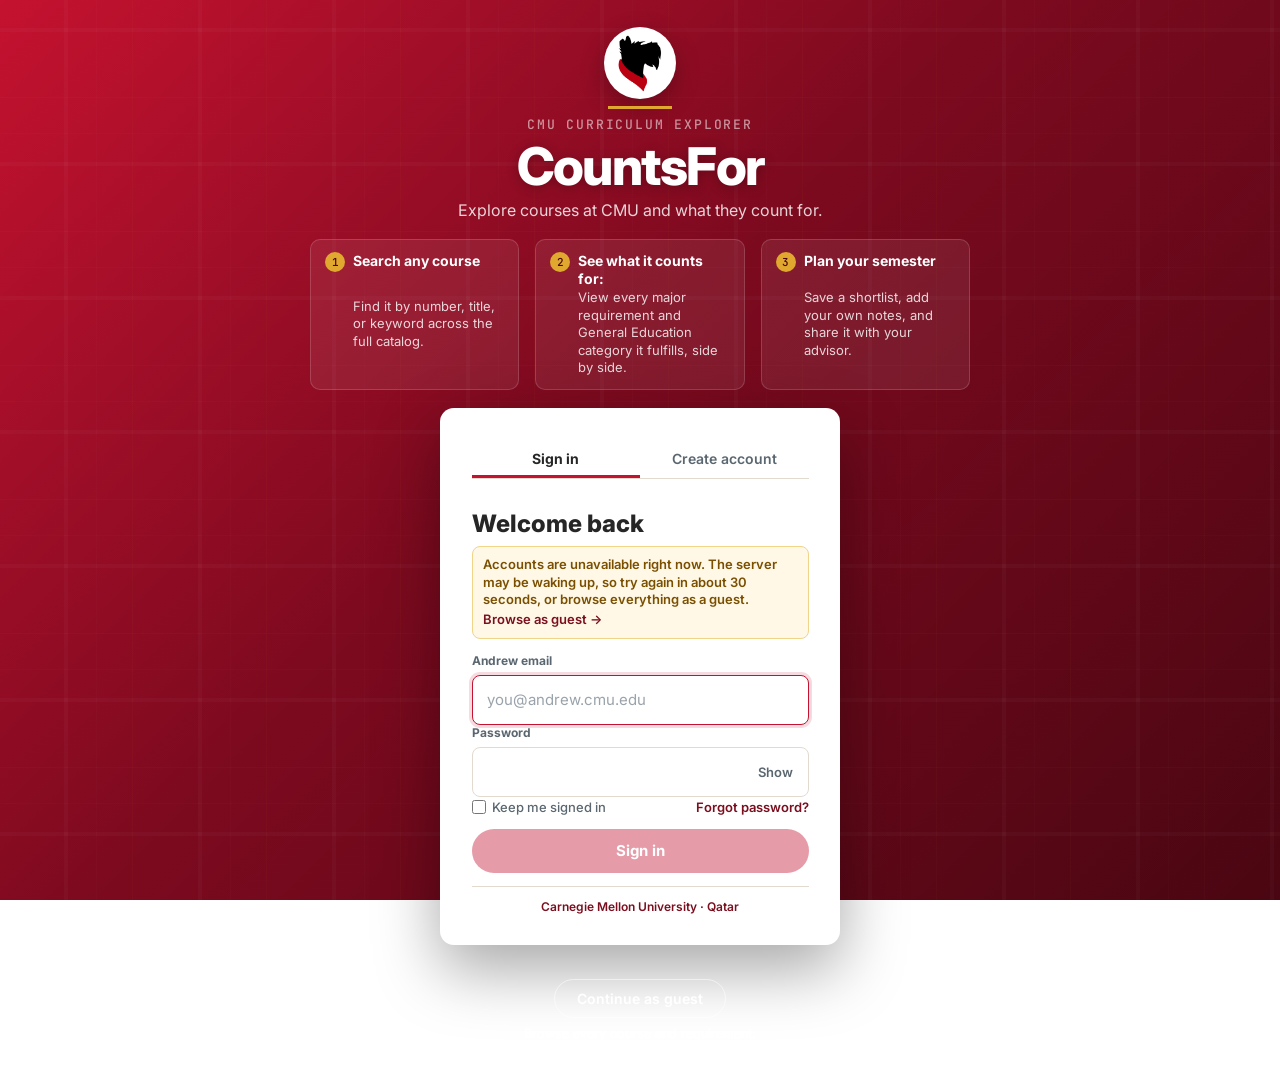
<file: index.html>
<!DOCTYPE html>
<html lang="en">
<head>
  <meta charset="UTF-8" />
  <meta name="viewport" content="width=device-width, initial-scale=1.0" />
  <meta name="description" content="CountsFor: see every CMU-Q course and exactly which major and General Education requirements it satisfies." />
  <meta name="theme-color" content="#C41230" />
  <meta name="cf-backend-url" content="https://countsfor-summer-26.onrender.com" />
  <link rel="preconnect" href="https://countsfor-summer-26.onrender.com" crossorigin />
  <script>
    // Wake the free-tier backend as early as possible (fire-and-forget).
    (function () {
      var h = location.hostname;
      if (h === 'localhost' || h === '127.0.0.1' || h === '') return; // local dev uses localhost:5050
      var meta = document.querySelector('meta[name="cf-backend-url"]');
      var url = meta && meta.getAttribute('content');
      if (url) fetch(url.replace(/\/$/, '') + '/health', { mode: 'no-cors', cache: 'no-store' }).catch(function () {});
    })();
  </script>
  <meta name="cf-google-client-id" content="378923997481-bgnvhg3gsgka5ptijjjsb80q4k7kc2vg.apps.googleusercontent.com" />
  <!-- Google Identity Services — used on the landing for Google-based password recovery. -->
  <script src="https://accounts.google.com/gsi/client" async defer></script>
  <title>CountsFor: CMU-Q Curriculum Explorer</title>
  <link rel="icon" type="image/png" href="assets/img/scotty-portrait.png" />
  <link rel="apple-touch-icon" href="assets/img/scotty-portrait.png" />
  <link rel="preconnect" href="https://fonts.googleapis.com" />
  <link rel="preconnect" href="https://fonts.gstatic.com" crossorigin />
  <link href="https://fonts.googleapis.com/css2?family=Inter:wght@400;600;700;800&family=JetBrains+Mono:wght@500&display=swap" rel="stylesheet" />
  <link rel="stylesheet" href="css/landing.css?v=home-copy-2026-08-22" />
  <style>
    /* Critical layout — keeps GH Pages sizing correct even if the stylesheet is cached late */
    html, body { margin: 0; min-height: 100%; overflow-x: hidden; }
    body { overflow-y: auto; }
    .auth-shell {
      box-sizing: border-box;
      width: 100%;
      min-height: 100dvh;
      display: flex;
      flex-direction: column;
      align-items: center;
      justify-content: center;
      padding: clamp(16px, 3vh, 32px) 16px;
      gap: clamp(8px, 2vh, 24px);
    }
    .landing-brand,
    .landing-card,
    #landingCard {
      box-sizing: border-box;
      width: 100%;
      max-width: 400px;
    }
  </style>
</head>
<body>
  <div class="auth-shell wrap">
    <header class="landing-brand">
      <img
        class="landing-brand__scotty"
        src="assets/img/scotty-head.png"
        alt="Scotty, the Carnegie Mellon University mascot"
        width="72"
        height="72"
        decoding="async"
      />
      <div class="landing-brand__rule" aria-hidden="true"></div>
      <p class="landing-brand__eyebrow">CMU CURRICULUM EXPLORER</p>
      <h1 class="landing-brand__wordmark">CountsFor</h1>
      <p class="landing-brand__tagline">
        Explore courses at CMU and what they count for.
      </p>
    </header>

    <!-- First-run explainer. Hidden by js/landing.js on the forgot/reset views,
         where the visitor is plainly not a first-time user. -->
    <ol class="landing-intro" id="cfIntro">
      <li class="landing-intro__step">
        <span class="landing-intro__num" aria-hidden="true">1</span>
        <strong class="landing-intro__title">Search any course</strong>
        <span class="landing-intro__detail">Find it by number, title, or keyword across the full catalog.</span>
      </li>
      <li class="landing-intro__step">
        <span class="landing-intro__num" aria-hidden="true">2</span>
        <strong class="landing-intro__title">See what it counts for:</strong>
        <span class="landing-intro__detail">View every major requirement and General Education category it fulfills, side by side.</span>
      </li>
      <li class="landing-intro__step">
        <span class="landing-intro__num" aria-hidden="true">3</span>
        <strong class="landing-intro__title">Plan your semester</strong>
        <span class="landing-intro__detail">Save a shortlist, add your own notes, and share it with your advisor.</span>
      </li>
    </ol>

    <main class="landing-card" id="landingCard" aria-live="polite">
      <!-- Sign in / Create account / Forgot / Reset panels rendered by js/landing.js -->
    </main>

    <div class="landing-guest-row">
      <button type="button" id="cfGuestBtn" class="landing-guest">Continue as guest</button>
      <p class="landing-guest-note">Browse every course and requirement.</p>
    </div>
  </div>
  <script src="js/utils.js"></script>
  <script src="js/landing.js?v=home-copy-2026-08-22"></script>
</body>
</html>
</file>
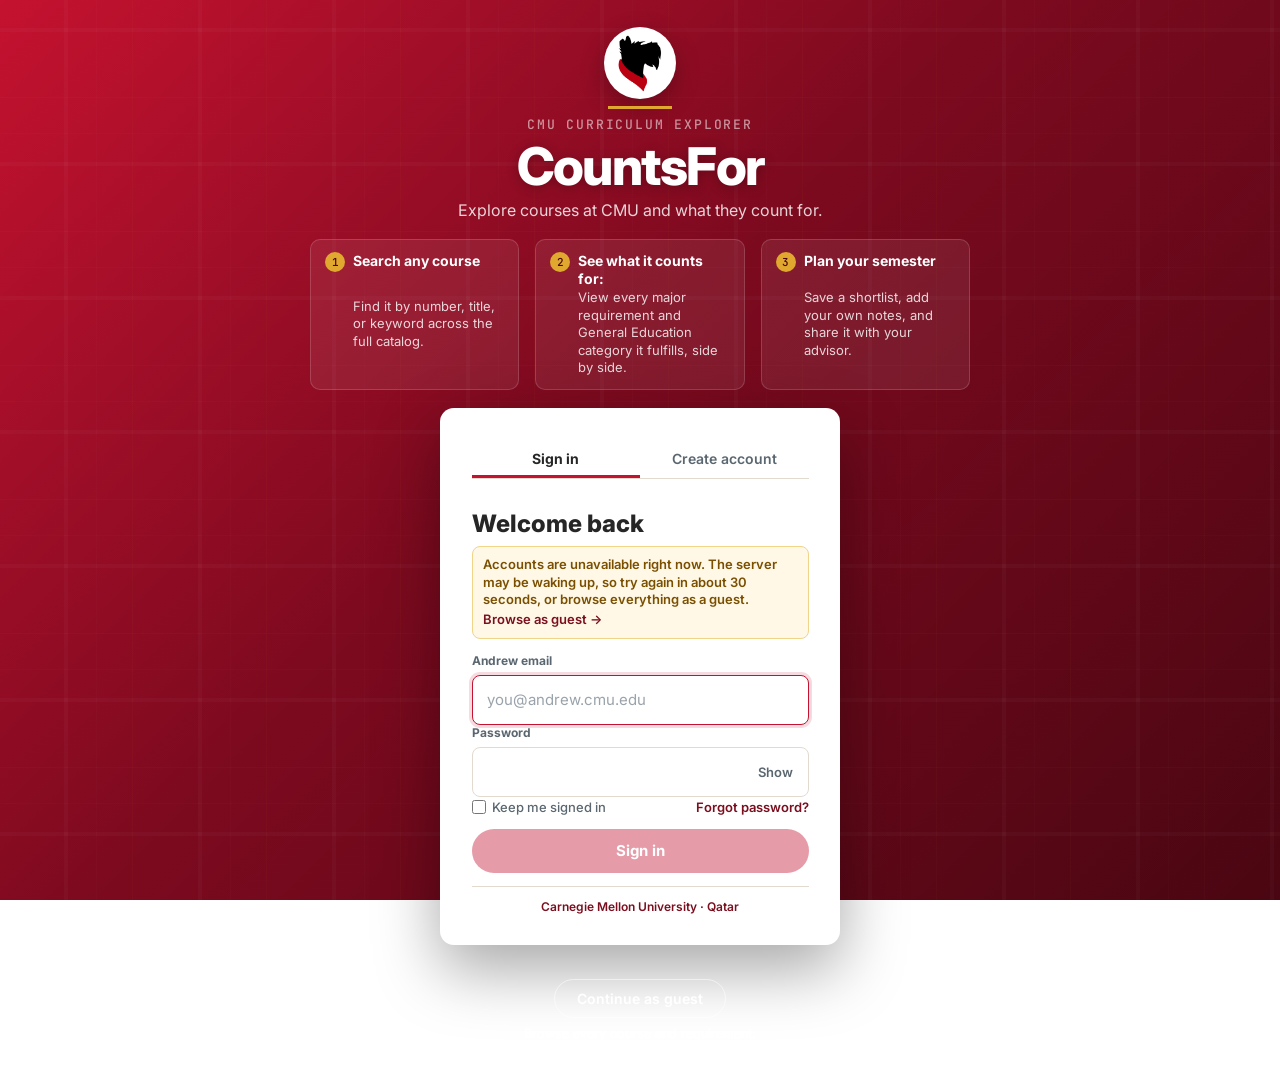
<file: landing/index.html>
<!DOCTYPE html>
<html lang="en">
<head>
  <meta charset="UTF-8" />
  <meta http-equiv="refresh" content="0;url=../index.html" />
  <link rel="canonical" href="../index.html" />
  <title>CountsFor: Redirecting…</title>
  <script>location.replace('../index.html' + location.search + location.hash);</script>
</head>
<body>
  <p><a href="../index.html">Continue to CountsFor</a></p>
</body>
</html>
</file>
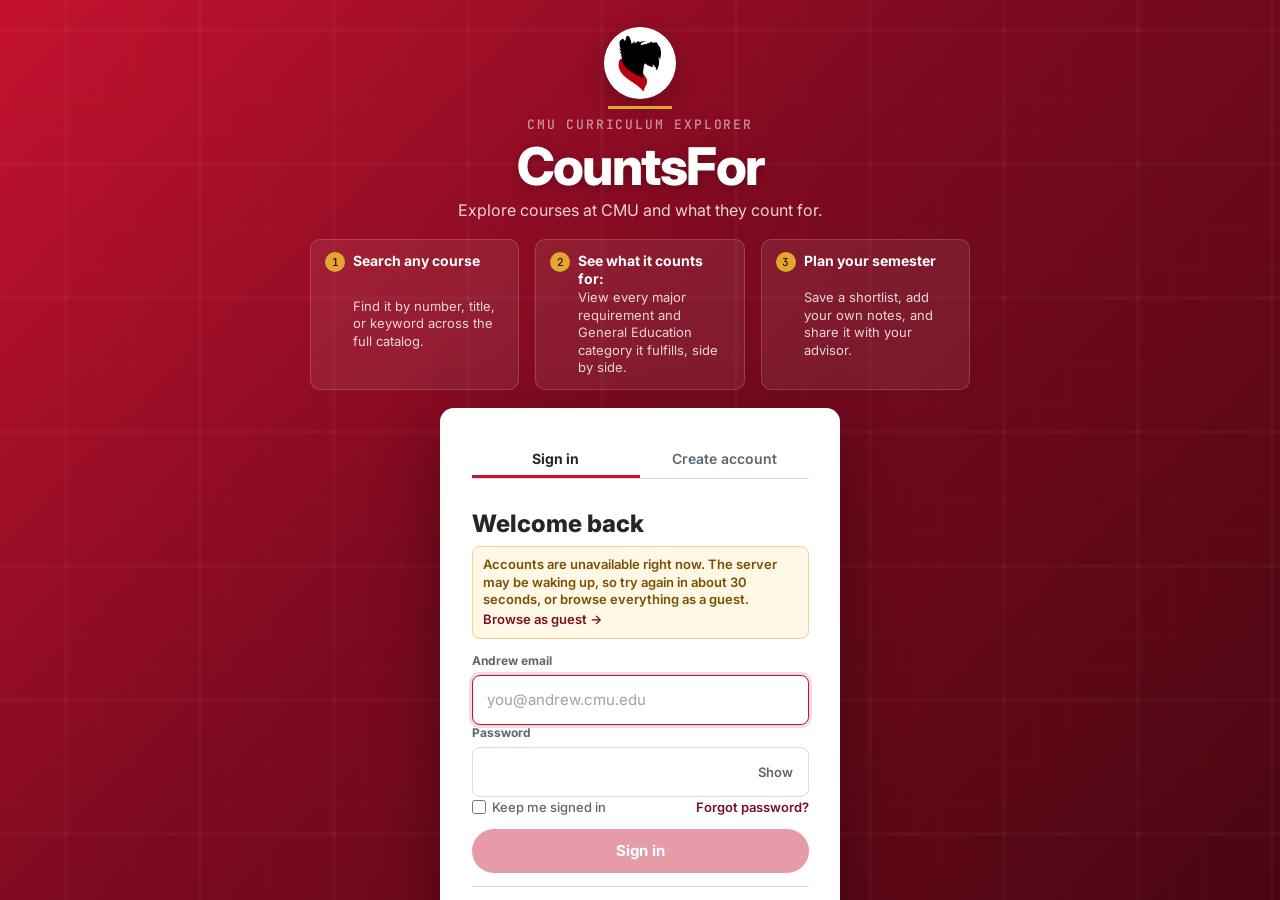
<file: app.html>
<!DOCTYPE html>
<html lang="en">
<head>
  <meta charset="UTF-8" />
  <meta name="viewport" content="width=device-width, initial-scale=1.0" />
  <meta name="description" content="CountsFor: understand what every CMU-Q course counts for across CS, IS, Business, and Biology majors." />
  <meta name="theme-color" content="#C41230" />
  <title>CountsFor: CMU-Q Curriculum Explorer</title>
  <link rel="icon" type="image/png" href="assets/img/scotty-standing.png" />
  <link rel="apple-touch-icon" href="assets/img/scotty-standing.png" />
  <meta name="cf-build" content="soc-2026-11-28" />
  <link rel="stylesheet" href="css/styles.css?v=soc-2026-11-28" />
  <style>
    /* Keep Directory FAB above the home footer even if styles.css is cached */
    body.view-home .directory-fab { bottom: 96px !important; }
    body.view-home .home-foot-note { padding-right: 170px; }
    @media (max-width: 768px) {
      body.view-home .directory-fab { bottom: 116px !important; }
    }
  </style>
  <!--
    Google OAuth web client ID. Create one at
    https://console.cloud.google.com/apis/credentials and paste the value
    below. Authorized JavaScript origins must include both the local dev
    URL (http://localhost:8765) and https://hindjendara.github.io
  -->
  <!--
    After Render deploy, paste your service URL (no trailing slash).
    Likely: https://countsfor-backend.onrender.com
  -->
  <meta name="cf-backend-url" content="https://countsfor-summer-26.onrender.com" />
  <link rel="preconnect" href="https://countsfor-summer-26.onrender.com" crossorigin />
  <script>
    // Wake the free-tier backend as early as possible (fire-and-forget).
    (function () {
      var h = location.hostname;
      if (h === 'localhost' || h === '127.0.0.1' || h === '') return; // local dev uses localhost:5050
      var meta = document.querySelector('meta[name="cf-backend-url"]');
      var url = meta && meta.getAttribute('content');
      if (url) fetch(url.replace(/\/$/, '') + '/health', { mode: 'no-cors', cache: 'no-store' }).catch(function () {});
    })();
  </script>
  <meta name="cf-google-client-id" content="378923997481-bgnvhg3gsgka5ptijjjsb80q4k7kc2vg.apps.googleusercontent.com" />
  <!-- Google Identity Services. REQUIRED for "Continue with Google" — without
       it window.google never loads and the sign-in button silently does nothing. -->
  <script src="https://accounts.google.com/gsi/client" async defer></script>
</head>
<body>
  <div id="app">
    <div class="empty-state" style="height:100vh">
      <div class="spinner"></div>
      <div class="empty-text" style="margin-top:12px">Loading CountsFor…</div>
    </div>
  </div>
  <script src="js/utils.js?v=soc-2026-11-28"></script>
  <script src="js/data.js?v=soc-2026-11-28"></script>
  <script src="js/profile.js?v=soc-2026-11-28"></script>
  <script src="js/api.js?v=soc-2026-11-28"></script>
  <script src="js/app.js?v=soc-2026-11-28"></script>
</body>
</html>
</file>
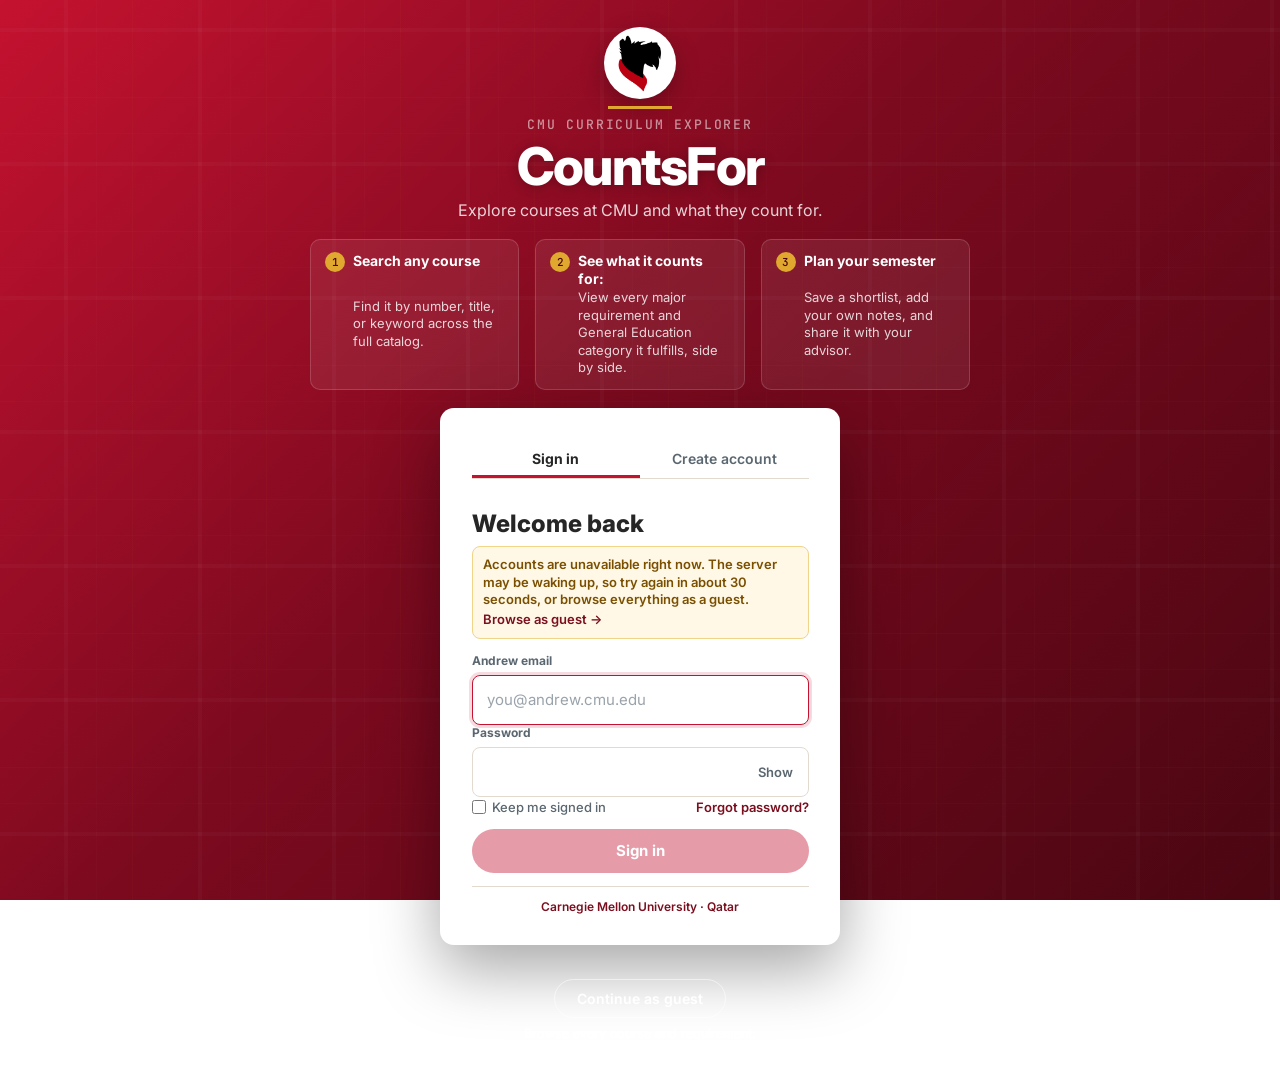
<file: reset.html>
<!DOCTYPE html>
<html lang="en">
<head>
  <meta charset="UTF-8" />
  <meta http-equiv="refresh" content="0;url=index.html" />
  <title>Reset password: CountsFor</title>
  <script>
    (function () {
      var q = location.search || '';
      location.replace('index.html' + q);
    })();
  </script>
</head>
<body>
  <p>Redirecting to password reset… <a href="index.html">Continue</a></p>
</body>
</html>
</file>
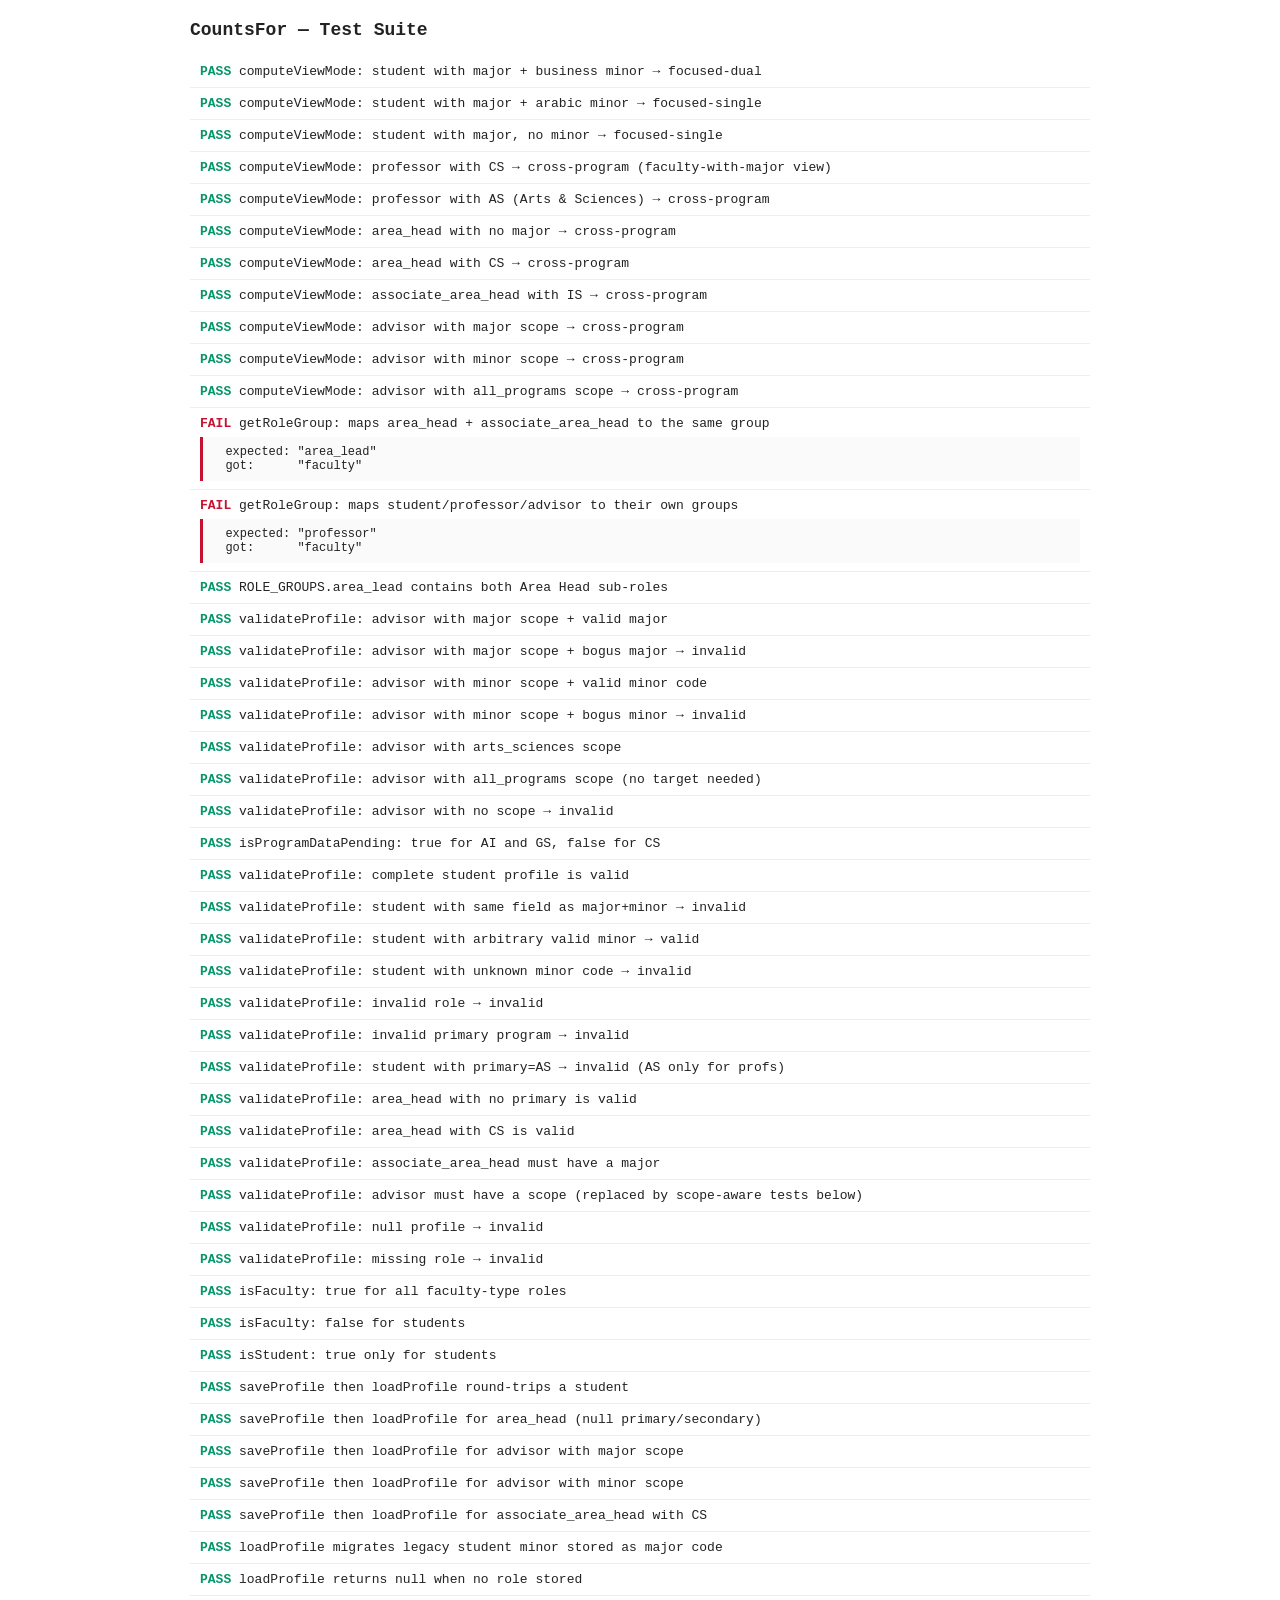
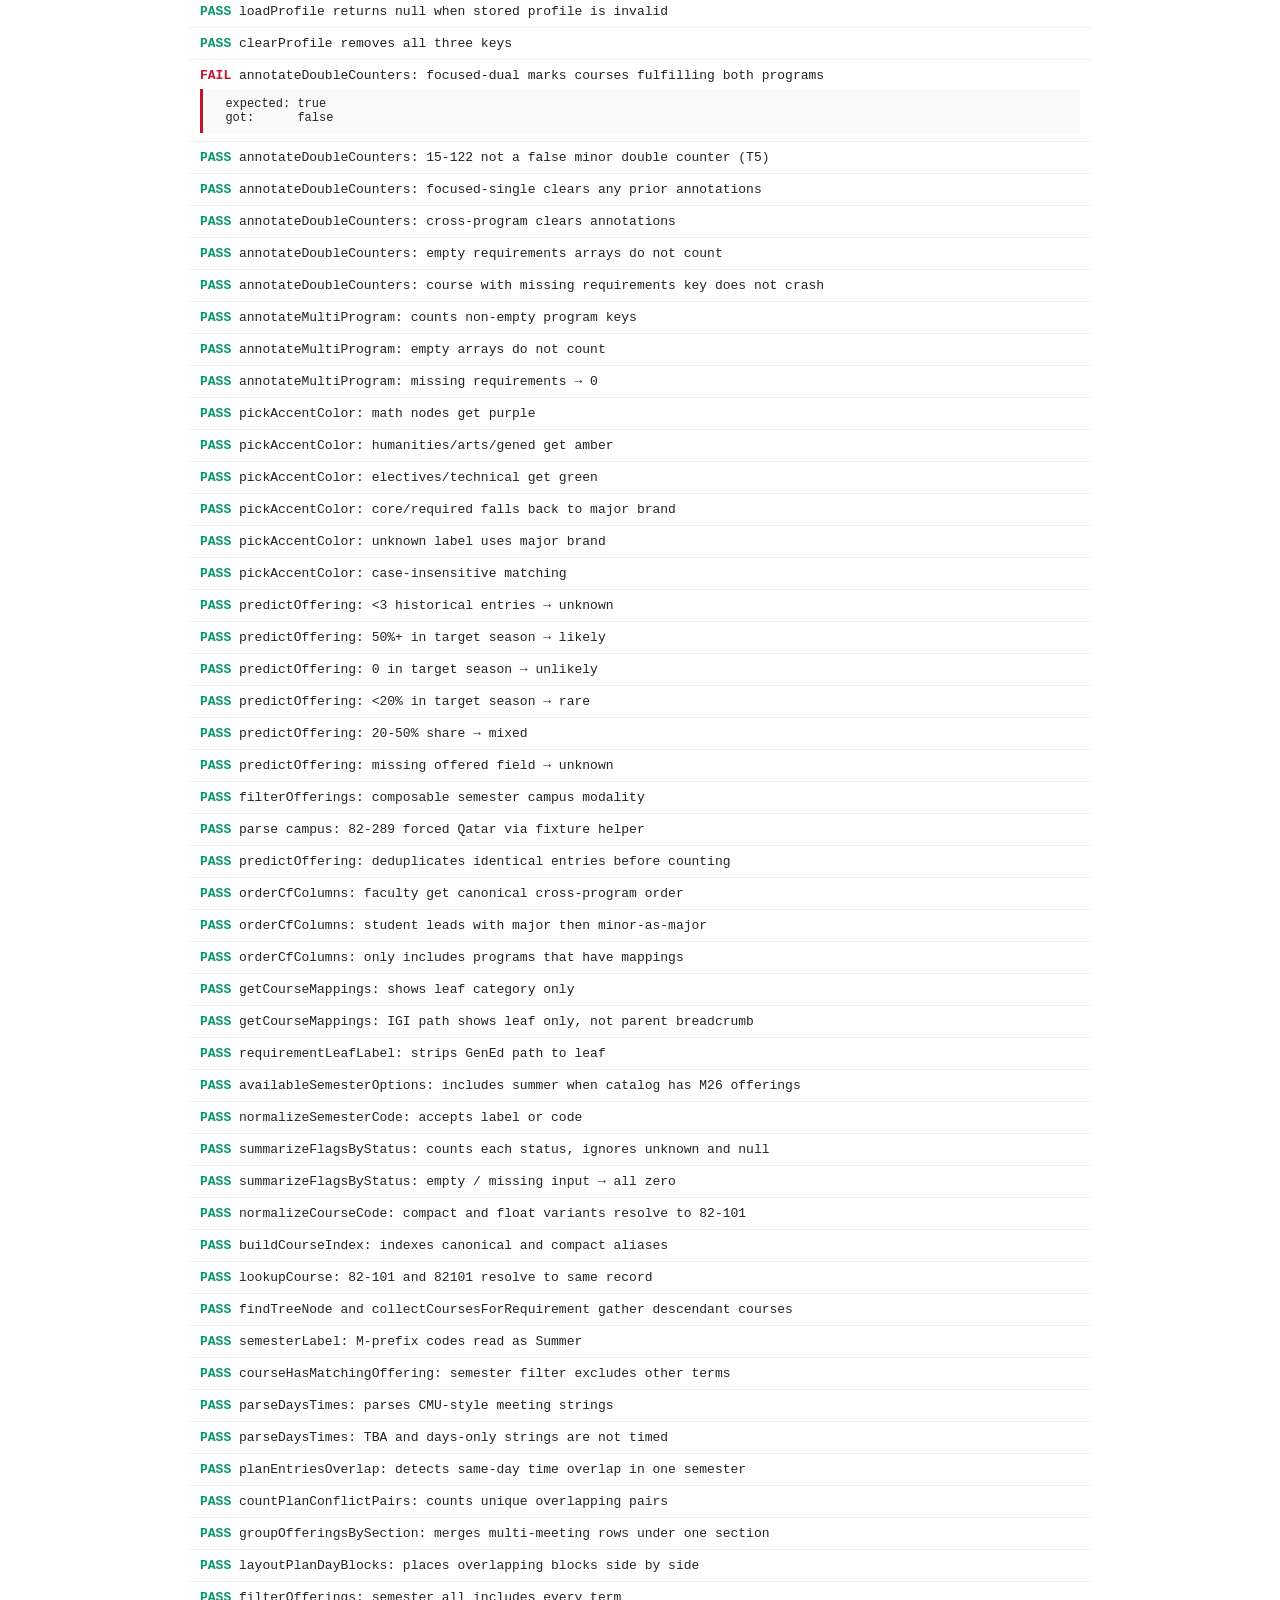
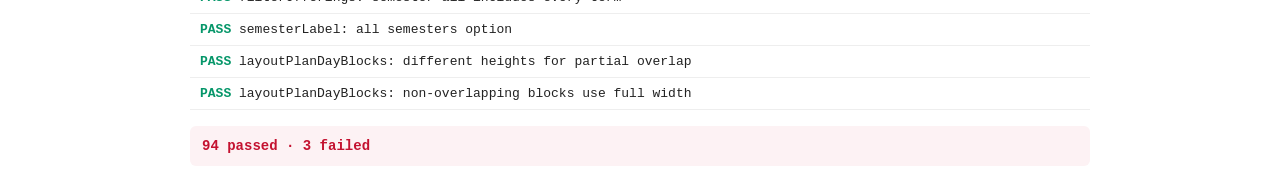
<file: tests/test.html>
<!DOCTYPE html>
<html lang="en">
<head>
  <meta charset="UTF-8" />
  <title>CountsFor Tests</title>
  <style>
    body { font-family: 'JetBrains Mono', monospace; padding: 20px; max-width: 900px; margin: 0 auto; background: #fff; color: #222; }
    h1 { font-size: 18px; margin: 0 0 16px; }
    .test { padding: 8px 10px; border-bottom: 1px solid #eee; font-size: 13px; }
    .pass { color: #059669; font-weight: 700; }
    .fail { color: #C41230; font-weight: 700; }
    pre { margin: 6px 0 0; padding: 8px; background: #fafafa; border-left: 3px solid #C41230; font-size: 12px; overflow-x: auto; white-space: pre-wrap; }
    .summary { margin-top: 16px; padding: 12px; background: #f5f5f5; border-radius: 6px; font-weight: 700; font-size: 14px; }
    .summary.fail-summary { background: #fdf2f4; color: #C41230; }
    .summary.pass-summary { background: #ecfdf5; color: #059669; }
  </style>
</head>
<body>
  <h1>CountsFor — Test Suite</h1>
  <div id="results"></div>
  <div id="summary" class="summary">running…</div>

  <!-- Source files (note: load order matches index.html) -->
  <script src="../js/utils.js"></script>
  <script src="../js/data.js"></script>
  <script src="../js/profile.js"></script>

  <!-- Test infrastructure + suites -->
  <script src="test-runner.js"></script>
  <script src="profile.test.js"></script>
  <script src="data.test.js"></script>
  <script>runAll();</script>
</body>
</html>
</file>
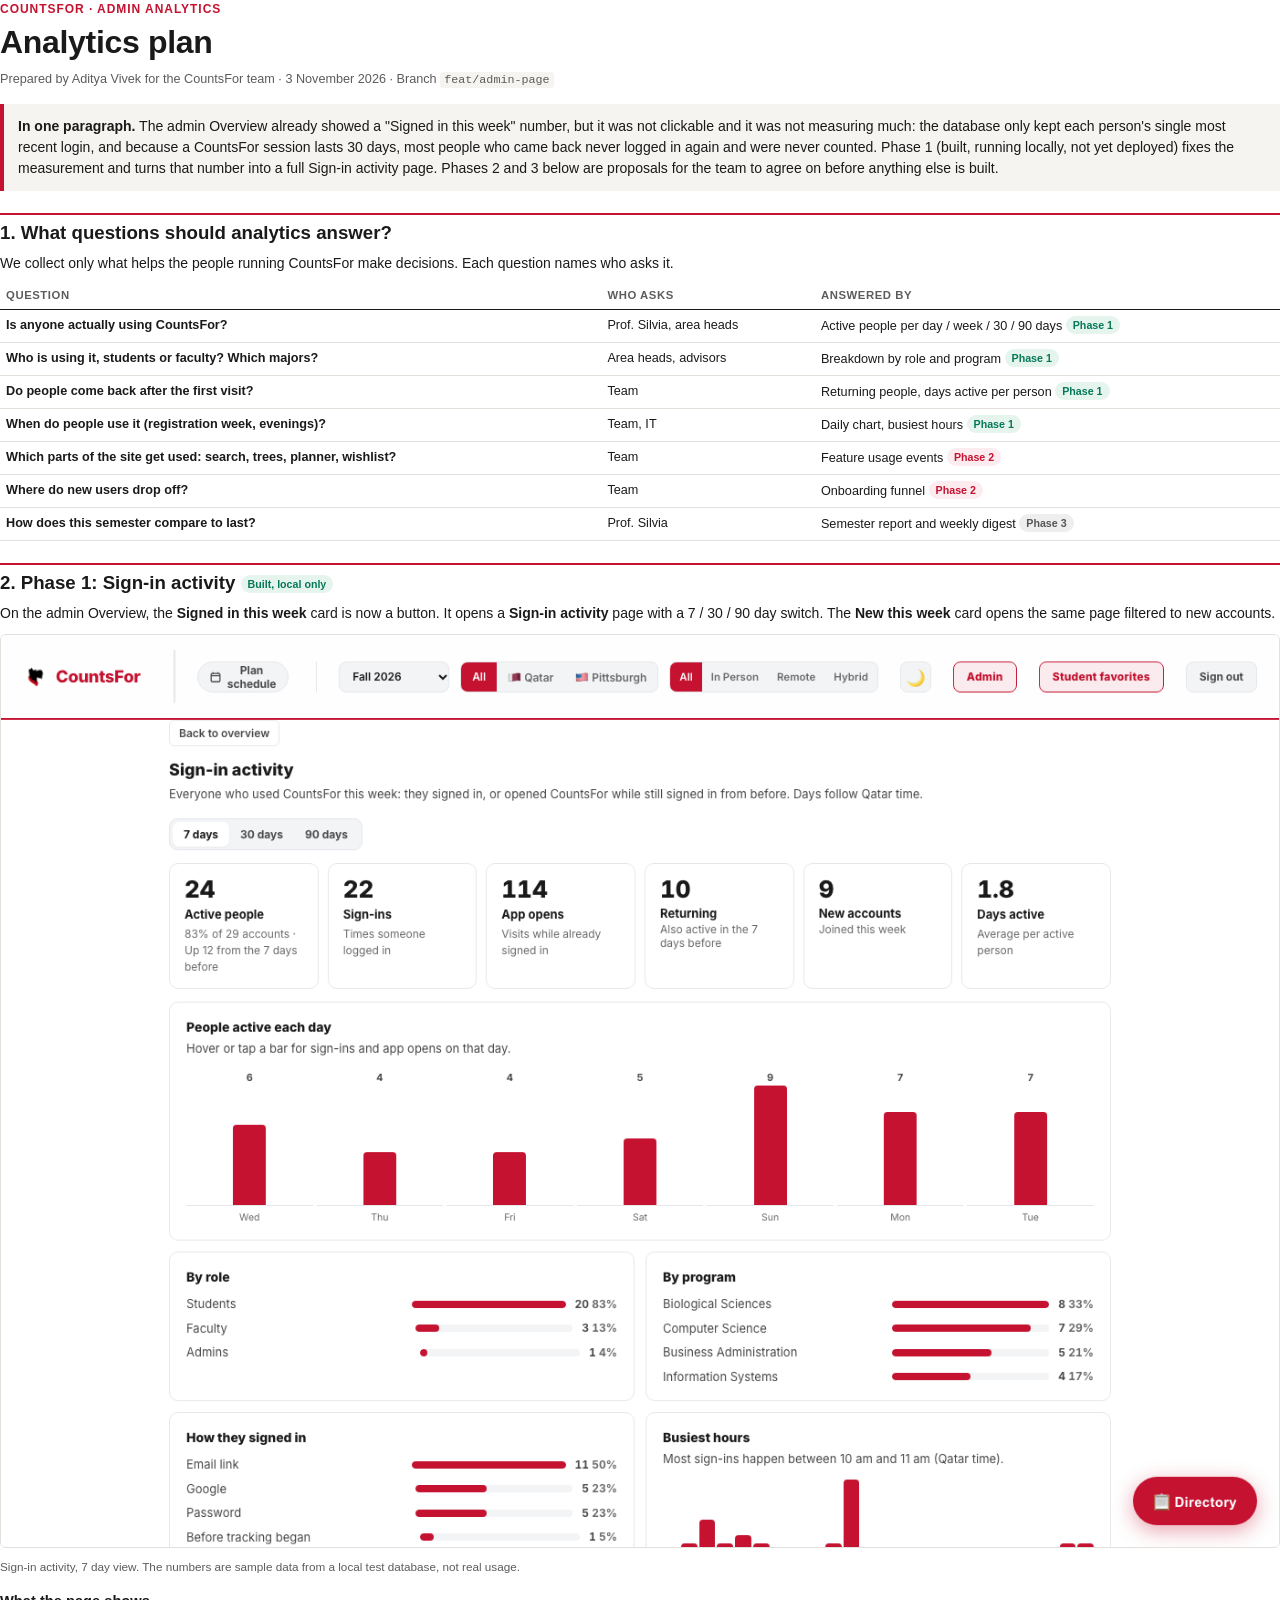
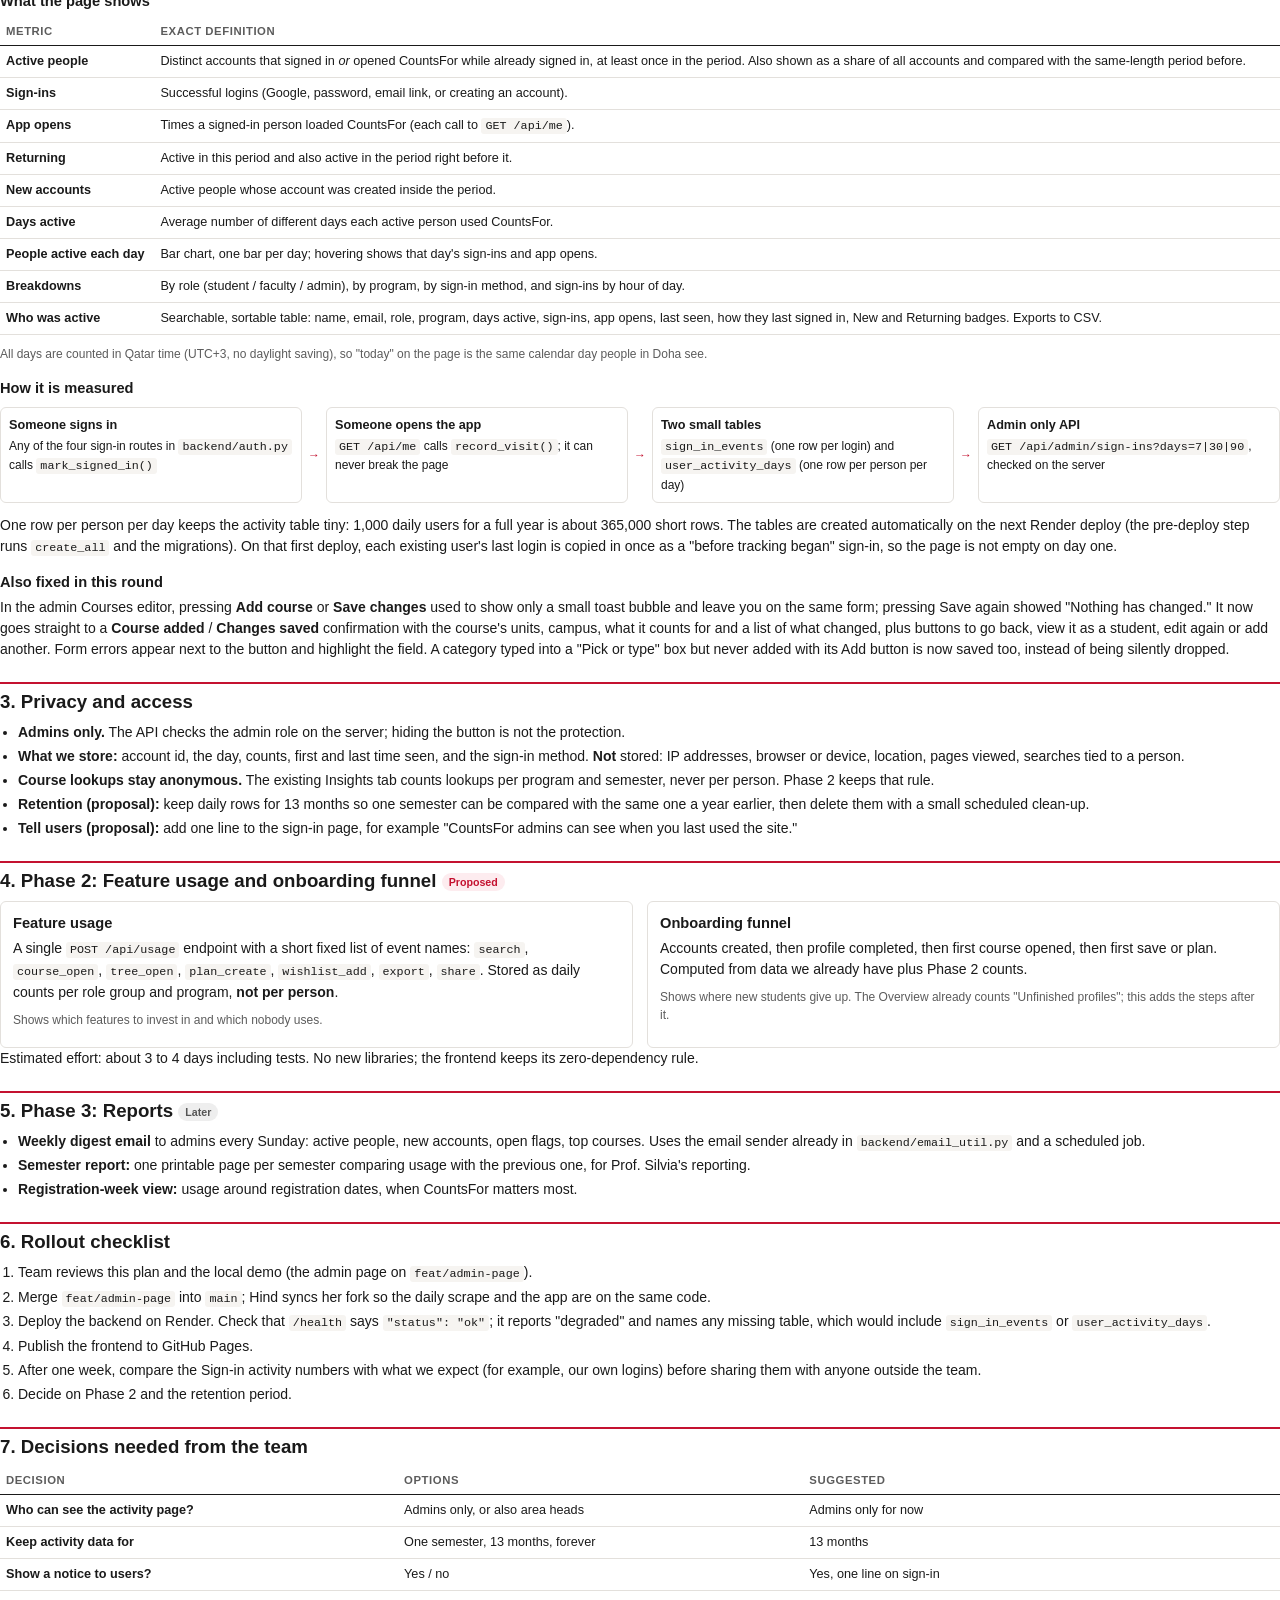
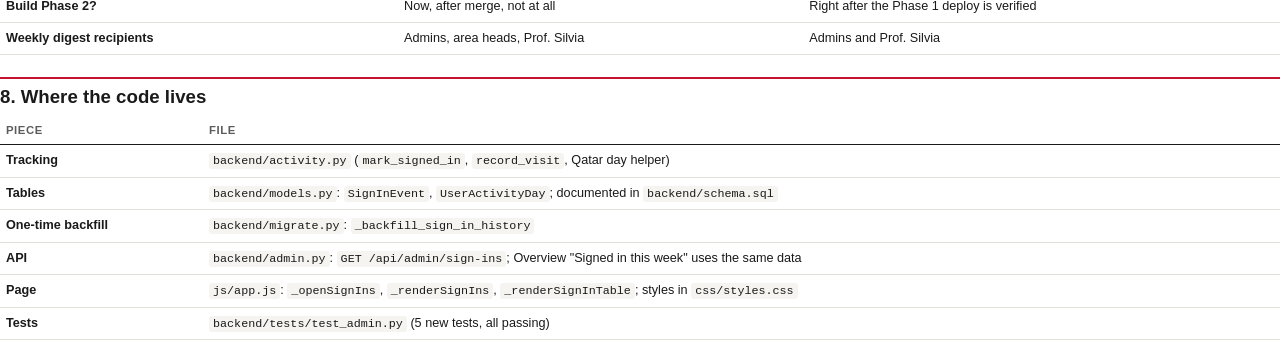
<file: docs/analytics-plan/plan.html>
<!doctype html>
<html lang="en">
<head>
<meta charset="utf-8">
<title>CountsFor Analytics Plan</title>
<style>
  @page { size: A4; margin: 18mm 17mm 18mm 17mm; }
  :root { --red: #C41230; --ink: #1a1a1a; --muted: #5c5c5c; --line: #e3e0dc; --soft: #f6f4f1; --green: #047857; }
  * { box-sizing: border-box; }
  body { margin: 0; font-family: -apple-system, "Helvetica Neue", Helvetica, Arial, sans-serif; color: var(--ink); font-size: 10.5pt; line-height: 1.5; }
  h1 { font-size: 24pt; margin: 0 0 4px; letter-spacing: -0.01em; }
  h2 { font-size: 14pt; margin: 22px 0 6px; padding-top: 4px; border-top: 2px solid var(--red); break-after: avoid; }
  h3 { font-size: 11pt; margin: 14px 0 4px; break-after: avoid; }
  p { margin: 0 0 8px; }
  ul, ol { margin: 0 0 8px; padding-left: 18px; }
  li { margin-bottom: 3px; }
  .kicker { color: var(--red); font-weight: 800; font-size: 9pt; letter-spacing: 0.08em; text-transform: uppercase; }
  .meta { color: var(--muted); font-size: 9.5pt; margin-bottom: 14px; }
  .summary { background: var(--soft); border-left: 4px solid var(--red); padding: 12px 14px; margin: 12px 0 4px; }
  .summary p:last-child { margin: 0; }
  table { width: 100%; border-collapse: collapse; margin: 6px 0 10px; font-size: 9.5pt; break-inside: avoid; }
  th { text-align: left; font-size: 8.5pt; text-transform: uppercase; letter-spacing: 0.05em; color: var(--muted); border-bottom: 1.5px solid var(--ink); padding: 5px 6px; }
  td { border-bottom: 1px solid var(--line); padding: 6px; vertical-align: top; }
  td:first-child { font-weight: 700; white-space: nowrap; }
  code { font-family: "SF Mono", Menlo, monospace; font-size: 8.8pt; background: var(--soft); padding: 1px 4px; border-radius: 3px; }
  figure { margin: 10px 0 12px; break-inside: avoid; }
  figure img { width: 100%; border: 1px solid var(--line); border-radius: 6px; }
  figcaption { font-size: 8.8pt; color: var(--muted); margin-top: 4px; }
  .tag { display: inline-block; font-size: 8pt; font-weight: 800; padding: 1px 7px; border-radius: 99px; vertical-align: 1px; }
  .done { background: #e6f4ee; color: var(--green); }
  .next { background: #fdecef; color: var(--red); }
  .later { background: #eeeeee; color: #555; }
  .flow { display: flex; align-items: stretch; gap: 6px; margin: 8px 0 12px; font-size: 9pt; break-inside: avoid; }
  .flow div { flex: 1; border: 1px solid var(--line); border-radius: 6px; padding: 8px; background: #fff; }
  .flow div b { display: block; font-size: 9.5pt; margin-bottom: 2px; }
  .flow .arrow { flex: none; border: 0; padding: 0; align-self: center; color: var(--red); font-weight: 800; background: none; }
  .two { display: grid; grid-template-columns: 1fr 1fr; gap: 14px; }
  .box { border: 1px solid var(--line); border-radius: 6px; padding: 10px 12px; break-inside: avoid; }
  .box h3 { margin-top: 0; }
  .pb { break-before: page; }
  .small { font-size: 9pt; color: var(--muted); }
</style>
</head>
<body>

<div class="kicker">CountsFor · Admin analytics</div>
<h1>Analytics plan</h1>
<div class="meta">Prepared by Aditya Vivek for the CountsFor team · 3 November 2026 · Branch <code>feat/admin-page</code></div>

<div class="summary">
  <p><strong>In one paragraph.</strong> The admin Overview already showed a "Signed in this week" number, but it was not clickable and it was not measuring much: the database only kept each person's single most recent login, and because a CountsFor session lasts 30 days, most people who came back never logged in again and were never counted. Phase 1 (built, running locally, not yet deployed) fixes the measurement and turns that number into a full Sign-in activity page. Phases 2 and 3 below are proposals for the team to agree on before anything else is built.</p>
</div>

<h2>1. What questions should analytics answer?</h2>
<p>We collect only what helps the people running CountsFor make decisions. Each question names who asks it.</p>
<table>
  <thead><tr><th>Question</th><th>Who asks</th><th>Answered by</th></tr></thead>
  <tbody>
    <tr><td>Is anyone actually using CountsFor?</td><td>Prof. Silvia, area heads</td><td>Active people per day / week / 30 / 90 days <span class="tag done">Phase 1</span></td></tr>
    <tr><td>Who is using it, students or faculty? Which majors?</td><td>Area heads, advisors</td><td>Breakdown by role and program <span class="tag done">Phase 1</span></td></tr>
    <tr><td>Do people come back after the first visit?</td><td>Team</td><td>Returning people, days active per person <span class="tag done">Phase 1</span></td></tr>
    <tr><td>When do people use it (registration week, evenings)?</td><td>Team, IT</td><td>Daily chart, busiest hours <span class="tag done">Phase 1</span></td></tr>
    <tr><td>Which parts of the site get used: search, trees, planner, wishlist?</td><td>Team</td><td>Feature usage events <span class="tag next">Phase 2</span></td></tr>
    <tr><td>Where do new users drop off?</td><td>Team</td><td>Onboarding funnel <span class="tag next">Phase 2</span></td></tr>
    <tr><td>How does this semester compare to last?</td><td>Prof. Silvia</td><td>Semester report and weekly digest <span class="tag later">Phase 3</span></td></tr>
  </tbody>
</table>

<h2>2. Phase 1: Sign-in activity <span class="tag done">Built, local only</span></h2>
<p>On the admin Overview, the <strong>Signed in this week</strong> card is now a button. It opens a <strong>Sign-in activity</strong> page with a 7 / 30 / 90 day switch. The <strong>New this week</strong> card opens the same page filtered to new accounts.</p>

<figure>
  <img src="signins-7d.png" alt="Sign-in activity page">
  <figcaption>Sign-in activity, 7 day view. The numbers are sample data from a local test database, not real usage.</figcaption>
</figure>

<h3>What the page shows</h3>
<table>
  <thead><tr><th>Metric</th><th>Exact definition</th></tr></thead>
  <tbody>
    <tr><td>Active people</td><td>Distinct accounts that signed in <em>or</em> opened CountsFor while already signed in, at least once in the period. Also shown as a share of all accounts and compared with the same-length period before.</td></tr>
    <tr><td>Sign-ins</td><td>Successful logins (Google, password, email link, or creating an account).</td></tr>
    <tr><td>App opens</td><td>Times a signed-in person loaded CountsFor (each call to <code>GET /api/me</code>).</td></tr>
    <tr><td>Returning</td><td>Active in this period and also active in the period right before it.</td></tr>
    <tr><td>New accounts</td><td>Active people whose account was created inside the period.</td></tr>
    <tr><td>Days active</td><td>Average number of different days each active person used CountsFor.</td></tr>
    <tr><td>People active each day</td><td>Bar chart, one bar per day; hovering shows that day's sign-ins and app opens.</td></tr>
    <tr><td>Breakdowns</td><td>By role (student / faculty / admin), by program, by sign-in method, and sign-ins by hour of day.</td></tr>
    <tr><td>Who was active</td><td>Searchable, sortable table: name, email, role, program, days active, sign-ins, app opens, last seen, how they last signed in, New and Returning badges. Exports to CSV.</td></tr>
  </tbody>
</table>
<p class="small">All days are counted in Qatar time (UTC+3, no daylight saving), so "today" on the page is the same calendar day people in Doha see.</p>

<h3>How it is measured</h3>
<div class="flow">
  <div><b>Someone signs in</b>Any of the four sign-in routes in <code>backend/auth.py</code> calls <code>mark_signed_in()</code></div>
  <div class="arrow">→</div>
  <div><b>Someone opens the app</b><code>GET /api/me</code> calls <code>record_visit()</code>; it can never break the page</div>
  <div class="arrow">→</div>
  <div><b>Two small tables</b><code>sign_in_events</code> (one row per login) and <code>user_activity_days</code> (one row per person per day)</div>
  <div class="arrow">→</div>
  <div><b>Admin only API</b><code>GET /api/admin/sign-ins?days=7|30|90</code>, checked on the server</div>
</div>
<p>One row per person per day keeps the activity table tiny: 1,000 daily users for a full year is about 365,000 short rows. The tables are created automatically on the next Render deploy (the pre-deploy step runs <code>create_all</code> and the migrations). On that first deploy, each existing user's last login is copied in once as a "before tracking began" sign-in, so the page is not empty on day one.</p>

<h3>Also fixed in this round</h3>
<p>In the admin Courses editor, pressing <strong>Add course</strong> or <strong>Save changes</strong> used to show only a small toast bubble and leave you on the same form; pressing Save again showed "Nothing has changed." It now goes straight to a <strong>Course added</strong> / <strong>Changes saved</strong> confirmation with the course's units, campus, what it counts for and a list of what changed, plus buttons to go back, view it as a student, edit again or add another. Form errors appear next to the button and highlight the field. A category typed into a "Pick or type" box but never added with its Add button is now saved too, instead of being silently dropped.</p>

<h2>3. Privacy and access</h2>
<ul>
  <li><strong>Admins only.</strong> The API checks the admin role on the server; hiding the button is not the protection.</li>
  <li><strong>What we store:</strong> account id, the day, counts, first and last time seen, and the sign-in method. <strong>Not</strong> stored: IP addresses, browser or device, location, pages viewed, searches tied to a person.</li>
  <li><strong>Course lookups stay anonymous.</strong> The existing Insights tab counts lookups per program and semester, never per person. Phase 2 keeps that rule.</li>
  <li><strong>Retention (proposal):</strong> keep daily rows for 13 months so one semester can be compared with the same one a year earlier, then delete them with a small scheduled clean-up.</li>
  <li><strong>Tell users (proposal):</strong> add one line to the sign-in page, for example "CountsFor admins can see when you last used the site."</li>
</ul>

<h2>4. Phase 2: Feature usage and onboarding funnel <span class="tag next">Proposed</span></h2>
<div class="two">
  <div class="box">
    <h3>Feature usage</h3>
    <p>A single <code>POST /api/usage</code> endpoint with a short fixed list of event names: <code>search</code>, <code>course_open</code>, <code>tree_open</code>, <code>plan_create</code>, <code>wishlist_add</code>, <code>export</code>, <code>share</code>. Stored as daily counts per role group and program, <strong>not per person</strong>.</p>
    <p class="small">Shows which features to invest in and which nobody uses.</p>
  </div>
  <div class="box">
    <h3>Onboarding funnel</h3>
    <p>Accounts created, then profile completed, then first course opened, then first save or plan. Computed from data we already have plus Phase 2 counts.</p>
    <p class="small">Shows where new students give up. The Overview already counts "Unfinished profiles"; this adds the steps after it.</p>
  </div>
</div>
<p>Estimated effort: about 3 to 4 days including tests. No new libraries; the frontend keeps its zero-dependency rule.</p>

<h2>5. Phase 3: Reports <span class="tag later">Later</span></h2>
<ul>
  <li><strong>Weekly digest email</strong> to admins every Sunday: active people, new accounts, open flags, top courses. Uses the email sender already in <code>backend/email_util.py</code> and a scheduled job.</li>
  <li><strong>Semester report:</strong> one printable page per semester comparing usage with the previous one, for Prof. Silvia's reporting.</li>
  <li><strong>Registration-week view:</strong> usage around registration dates, when CountsFor matters most.</li>
</ul>

<h2>6. Rollout checklist</h2>
<ol>
  <li>Team reviews this plan and the local demo (the admin page on <code>feat/admin-page</code>).</li>
  <li>Merge <code>feat/admin-page</code> into <code>main</code>; Hind syncs her fork so the daily scrape and the app are on the same code.</li>
  <li>Deploy the backend on Render. Check that <code>/health</code> says <code>"status": "ok"</code>; it reports "degraded" and names any missing table, which would include <code>sign_in_events</code> or <code>user_activity_days</code>.</li>
  <li>Publish the frontend to GitHub Pages.</li>
  <li>After one week, compare the Sign-in activity numbers with what we expect (for example, our own logins) before sharing them with anyone outside the team.</li>
  <li>Decide on Phase 2 and the retention period.</li>
</ol>

<h2>7. Decisions needed from the team</h2>
<table>
  <thead><tr><th>Decision</th><th>Options</th><th>Suggested</th></tr></thead>
  <tbody>
    <tr><td>Who can see the activity page?</td><td>Admins only, or also area heads</td><td>Admins only for now</td></tr>
    <tr><td>Keep activity data for</td><td>One semester, 13 months, forever</td><td>13 months</td></tr>
    <tr><td>Show a notice to users?</td><td>Yes / no</td><td>Yes, one line on sign-in</td></tr>
    <tr><td>Build Phase 2?</td><td>Now, after merge, not at all</td><td>Right after the Phase 1 deploy is verified</td></tr>
    <tr><td>Weekly digest recipients</td><td>Admins, area heads, Prof. Silvia</td><td>Admins and Prof. Silvia</td></tr>
  </tbody>
</table>

<h2>8. Where the code lives</h2>
<table>
  <thead><tr><th>Piece</th><th>File</th></tr></thead>
  <tbody>
    <tr><td>Tracking</td><td><code>backend/activity.py</code> (<code>mark_signed_in</code>, <code>record_visit</code>, Qatar day helper)</td></tr>
    <tr><td>Tables</td><td><code>backend/models.py</code>: <code>SignInEvent</code>, <code>UserActivityDay</code>; documented in <code>backend/schema.sql</code></td></tr>
    <tr><td>One-time backfill</td><td><code>backend/migrate.py</code>: <code>_backfill_sign_in_history</code></td></tr>
    <tr><td>API</td><td><code>backend/admin.py</code>: <code>GET /api/admin/sign-ins</code>; Overview "Signed in this week" uses the same data</td></tr>
    <tr><td>Page</td><td><code>js/app.js</code>: <code>_openSignIns</code>, <code>_renderSignIns</code>, <code>_renderSignInTable</code>; styles in <code>css/styles.css</code></td></tr>
    <tr><td>Tests</td><td><code>backend/tests/test_admin.py</code> (5 new tests, all passing)</td></tr>
  </tbody>
</table>

</body>
</html>
</file>
<file: css/landing.css>
/* Heritage Single — scoped landing styles */

:root {
  --cf-red: #C41230;
  --cf-maroon: #7A0F1F;
  --cf-parchment: #F5F0EA;
  --cf-black: #262626;
  --cf-slate: #3A3F44;
  --cf-muted: #5B6770;
  --cf-line: #E2DACF;
  --cf-card: #FFFFFF;
  --cf-focus-ring: rgba(196, 18, 48, 0.15);
  --cf-ok: #1a7f4b;
  /* CMU-red hero — same gradient as the app's onboarding splash */
  --cf-hero-grad: linear-gradient(135deg, #C41230 0%, #7d0a1f 45%, #4a0612 100%);
  --cf-on-dark: #FFFFFF;
  --cf-on-dark-muted: rgba(255, 255, 255, 0.82);
  --cf-on-dark-faint: rgba(255, 255, 255, 0.55);
}

*,
*::before,
*::after {
  box-sizing: border-box;
}

html {
  height: 100%;
  overflow-x: hidden;
}

body {
  font-family: Inter, system-ui, -apple-system, Segoe UI, Roboto, sans-serif;
  color: var(--cf-black);
  min-height: 100%;
  margin: 0;
  overflow-x: hidden;
  overflow-y: auto;
}

/* CMU-red hero base — matches the app's onboarding splash */
body{
  background:var(--cf-hero-grad);
  background-attachment:fixed;
  min-height:100vh;
  margin:0;
}

/* the windowpane plaid — fixed full-page layer behind everything,
   recolored for the dark hero */
body::before{
  content:"";
  position:fixed;
  inset:0;
  z-index:0;
  pointer-events:none;
  opacity:.6;
  background:
    repeating-linear-gradient(90deg, transparent 0 64px,
      rgba(255,255,255,.05) 64px 68px, transparent 68px 96px,
      rgba(255,255,255,.03) 96px 97px, transparent 97px 132px,
      rgba(224,168,46,.06) 132px 133px, transparent 133px 134px),
    repeating-linear-gradient(0deg, transparent 0 64px,
      rgba(255,255,255,.05) 64px 68px, transparent 68px 96px,
      rgba(255,255,255,.03) 96px 97px, transparent 97px 132px,
      rgba(224,168,46,.06) 132px 133px, transparent 133px 134px);
}

/* all page content must sit above the plaid layer */
.wrap{
  position:relative;
  z-index:1;
}

/* ── Auth shell (viewport-locked) ─────────────────────────── */

.auth-shell {
  position: relative;
  z-index: 1;
  width: 100%;
  max-width: none;
  min-height: 100dvh;
  display: flex;
  flex-direction: column;
  align-items: center;
  justify-content: safe center;
  justify-content: center;
  padding: clamp(16px, 3vh, 32px) 16px;
  gap: clamp(8px, 2vh, 24px);
}

.auth-shell > .landing-brand,
.auth-shell > .landing-card,
.auth-shell > #landingCard {
  width: 100%;
  max-width: 400px;
}

/* ── Brand / hero ─────────────────────────────────────────── */

.landing-brand {
  text-align: center;
  margin: 0;
  flex-shrink: 1;
  min-height: 0;
  width: 100%;
  max-width: 400px;
}

.landing-brand__scotty {
  display: block;
  /* square box — border-radius:50% on a non-square box clips the artwork */
  aspect-ratio: 1;
  width: auto;
  height: clamp(40px, 8vh, 72px);
  object-fit: contain;
  margin: 0 auto clamp(2px, 0.8vh, 8px);
  /* white chip so the portrait sits cleanly on the maroon hero */
  background: #fff;
  border-radius: 50%;
  padding: 6px;
  box-shadow: 0 8px 24px rgba(0, 0, 0, 0.25);
}

.landing-brand__rule {
  width: clamp(40px, 8vw, 64px);
  height: 3px;
  margin: 0 auto clamp(2px, 0.8vh, 8px);
  border: none;
  background: #E0A82E;
}

.landing-brand__eyebrow {
  margin: 0 0 clamp(2px, 0.8vh, 8px);
  font-family: "JetBrains Mono", ui-monospace, monospace;
  font-size: clamp(10px, 1.6vh, 13px);
  font-weight: 500;
  letter-spacing: 0.14em;
  text-transform: uppercase;
  color: var(--cf-on-dark-faint);
}

.landing-brand__wordmark {
  margin: 0 0 clamp(2px, 0.8vh, 8px);
  font-size: clamp(28px, 6vh, 52px);
  font-weight: 800;
  letter-spacing: -0.03em;
  line-height: 1;
  color: var(--cf-on-dark);
  text-shadow: 0 2px 12px rgba(0, 0, 0, 0.25);
}

.landing-brand__tagline {
  margin: 0 auto;
  max-width: 46ch;
  text-align: center;
  font-size: clamp(12px, 1.8vh, 16px);
  font-weight: 400;
  line-height: 1.3;
  color: var(--cf-on-dark-muted);
}

/* ── First-run explainer ──────────────────────────────────── */

/* Wider than the 400px auth card on purpose: three columns need the room, and
   the fixed 400px cap in index.html names only .landing-brand/.landing-card. */
.landing-intro {
  box-sizing: border-box;
  width: 100%;
  max-width: 660px;
  margin: 0 auto;
  padding: 0;
  list-style: none;
  display: grid;
  grid-template-columns: repeat(3, 1fr);
  gap: clamp(8px, 1.4vw, 16px);
}

.landing-intro[hidden] {
  display: none;
}

.landing-intro__step {
  display: grid;
  grid-template-columns: auto 1fr;
  grid-template-areas:
    "num title"
    "num detail";
  align-items: start;
  column-gap: 8px;
  row-gap: 2px;
  padding: clamp(8px, 1.4vh, 14px) clamp(10px, 1.4vw, 14px);
  border: 1px solid rgba(255, 255, 255, 0.16);
  border-radius: 10px;
  background: rgba(255, 255, 255, 0.07);
  text-align: left;
}

.landing-intro__num {
  grid-area: num;
  display: flex;
  align-items: center;
  justify-content: center;
  width: 20px;
  height: 20px;
  border-radius: 50%;
  background: #E0A82E;
  color: #4a0612;
  font-family: "JetBrains Mono", ui-monospace, monospace;
  font-size: 11px;
  font-weight: 500;
  line-height: 1;
}

.landing-intro__title {
  grid-area: title;
  font-size: clamp(12px, 1.7vh, 14px);
  font-weight: 700;
  line-height: 1.25;
  color: var(--cf-on-dark);
}

.landing-intro__detail {
  grid-area: detail;
  font-size: clamp(11px, 1.5vh, 13px);
  font-weight: 400;
  line-height: 1.35;
  color: var(--cf-on-dark-muted);
}

/* Stack on narrow screens. The badge stays beside the text so three rows cost
   about 150px rather than doubling in height. */
@media (max-width: 560px) {
  .landing-intro {
    grid-template-columns: 1fr;
    max-width: 400px;
    gap: 6px;
  }

  .landing-intro__step {
    padding: 8px 10px;
  }
}

/* Short viewports: the auth card matters more than the explainer, so tighten. */
@media (max-height: 760px) {
  .landing-intro__step {
    padding: 6px 10px;
  }

  .landing-intro__detail {
    font-size: clamp(10px, 1.3vh, 12px);
  }
}

/* ── Auth card ────────────────────────────────────────────── */

.landing-card {
  background: var(--cf-card);
  border: none;
  border-radius: 14px;
  box-shadow: 0 24px 64px rgba(0, 0, 0, 0.35);
  width: 100%;
  max-width: 400px;
  flex-shrink: 1;
  min-height: 0;
  overflow: hidden;
  padding: clamp(20px, 3.5vh, 40px);
}

#landingCard.landing-card {
  max-width: 400px;
}

@media (min-height: 600px) and (max-height: 720px) {
  .auth-shell {
    gap: clamp(6px, 1.5vh, 16px);
    padding: clamp(10px, 1.5vh, 24px) 16px;
  }

  .landing-brand__scotty {
    height: clamp(36px, 7vh, 60px);
  }

  .landing-brand__wordmark {
    font-size: clamp(24px, 5vh, 44px);
  }

  .landing-brand__tagline {
    font-size: clamp(11px, 1.6vh, 14px);
  }

  .landing-card {
    padding: clamp(14px, 2.5vh, 28px);
    overflow: hidden;
  }

  .landing-tabs {
    margin-bottom: clamp(8px, 1.4vh, 12px);
  }

  .landing-panel-head,
  .landing-panel-head--signin {
    padding-top: clamp(6px, 1vh, 10px);
  }

  .landing-form {
    padding-top: clamp(8px, 1.2vh, 12px);
  }

  .landing-panel-lead {
    font-size: clamp(10px, 1.4vh, 12px);
    line-height: 1.25;
  }

  .landing-form-fields {
    gap: clamp(8px, 1.6vh, 14px);
  }

  .landing-field-group {
    gap: clamp(3px, 0.6vh, 6px);
  }

  .landing-input {
    padding: clamp(9px, 1.4vh, 13px) 14px;
  }

  .landing-form-actions {
    padding-top: clamp(6px, 1vh, 10px);
  }

  .landing-card__footer {
    margin-top: clamp(6px, 1vh, 10px);
    padding-top: clamp(6px, 1vh, 8px);
  }
}

.landing-card__top {
  padding: 0;
}

.landing-card__body {
  padding: 0;
}

.landing-card__footer {
  padding: clamp(8px, 1.4vh, 12px) 0 0;
  margin-top: clamp(8px, 1.4vh, 14px);
  border-top: 1px solid var(--cf-line);
  text-align: center;
  font-size: clamp(10px, 1.4vh, 12px);
  font-weight: 600;
  color: var(--cf-maroon);
}

/* ── Tabs ─────────────────────────────────────────────────── */

.landing-tabs {
  display: flex;
  border-bottom: 1px solid var(--cf-line);
  margin: 0 0 clamp(10px, 1.8vh, 18px);
  padding: 0;
}

.landing-tab {
  flex: 1;
  margin: 0;
  padding: clamp(6px, 1.2vh, 10px) 8px clamp(5px, 1vh, 8px);
  border: none;
  border-bottom: 3px solid transparent;
  background: transparent;
  font-family: inherit;
  font-size: clamp(12px, 1.8vh, 14px);
  font-weight: 600;
  color: var(--cf-muted);
  cursor: pointer;
  transition: color 0.15s ease, border-color 0.15s ease;
}

.landing-tab:hover {
  color: var(--cf-slate);
}

.landing-tab.is-active {
  font-weight: 700;
  color: var(--cf-black);
  border-bottom-color: var(--cf-red);
}

.landing-tab:focus-visible {
  outline: 2px solid var(--cf-red);
  outline-offset: -2px;
}

/* ── Panel head ───────────────────────────────────────────── */

.landing-panel-head {
  padding: clamp(8px, 1.4vh, 14px) 0 0;
}

.landing-panel-head--signin {
  padding-top: clamp(10px, 1.6vh, 16px);
}

.landing-panel-title {
  margin: 0;
  font-size: clamp(18px, 2.8vh, 24px);
  font-weight: 800;
  line-height: 1.15;
  color: var(--cf-black);
}

.landing-panel-lead {
  margin: clamp(4px, 0.8vh, 8px) 0 0;
  font-size: clamp(11px, 1.6vh, 14px);
  font-weight: 400;
  line-height: 1.35;
  color: var(--cf-slate);
}

.landing-panel-lead strong {
  color: var(--cf-maroon);
  font-weight: 600;
}

.landing-back {
  display: inline-block;
  margin: 0 0 clamp(4px, 0.8vh, 8px);
  padding: 0;
  border: none;
  background: none;
  font-family: inherit;
  font-size: clamp(12px, 1.6vh, 14px);
  font-weight: 600;
  color: var(--cf-maroon);
  cursor: pointer;
  text-decoration: none;
}

.landing-back:hover {
  text-decoration: underline;
}

.landing-back:focus-visible {
  outline: 2px solid var(--cf-red);
  outline-offset: 2px;
}

/* ── Alerts ───────────────────────────────────────────────── */

.landing-alert {
  margin: clamp(6px, 1vh, 10px) 0 0;
  padding: clamp(6px, 1vh, 10px) clamp(8px, 1.2vh, 12px);
  border-radius: 8px;
  font-size: clamp(11px, 1.5vh, 13px);
  font-weight: 600;
  line-height: 1.35;
  color: #7a4f00;
  background: #fff8e6;
  border: 1px solid #f0d48a;
}

.landing-form-error {
  margin: clamp(6px, 1vh, 10px) 0 0;
  padding: clamp(6px, 1vh, 10px) clamp(8px, 1.2vh, 12px) clamp(6px, 1vh, 10px) clamp(10px, 1.4vh, 14px);
  border-left: 3px solid var(--cf-maroon);
  border-radius: 0 8px 8px 0;
  font-size: clamp(11px, 1.5vh, 13px);
  font-weight: 600;
  line-height: 1.35;
  color: var(--cf-maroon);
  background: rgba(122, 15, 31, 0.06);
}

.landing-form-error[hidden] {
  display: none;
}

/* ── Form ─────────────────────────────────────────────────── */

.landing-form {
  display: flex;
  flex-direction: column;
  gap: 0;
  margin: 0;
  padding: clamp(10px, 1.6vh, 18px) 0 0;
}

.landing-form-fields {
  display: flex;
  flex-direction: column;
  gap: clamp(12px, 2vh, 22px);
}

.landing-form-actions {
  padding: clamp(8px, 1.4vh, 14px) 0 0;
}

.landing-field-group {
  display: flex;
  flex-direction: column;
  gap: clamp(4px, 0.8vh, 8px);
}

.landing-label {
  font-size: clamp(11px, 1.5vh, 12px);
  font-weight: 700;
  color: var(--cf-muted);
}

.landing-field {
  position: relative;
}

.landing-input {
  width: 100%;
  margin: 0;
  padding: clamp(11px, 1.6vh, 15px) 14px;
  border: 1px solid var(--cf-line);
  border-radius: 8px;
  background: var(--cf-card);
  font-family: inherit;
  font-size: clamp(13px, 1.8vh, 15px);
  font-weight: 400;
  line-height: 1.25;
  color: var(--cf-black);
  transition: border-color 0.15s ease, box-shadow 0.15s ease;
}

.landing-input::placeholder {
  font-family: inherit;
  font-size: clamp(13px, 1.8vh, 15px);
  font-weight: 400;
  color: #9aa3ab;
}

.landing-input:focus-visible {
  outline: none;
  border-color: var(--cf-red);
  box-shadow: 0 0 0 3px var(--cf-focus-ring);
}

.landing-input.is-invalid {
  border-color: var(--cf-red);
}

.landing-input.is-invalid:focus-visible {
  border-color: var(--cf-red);
  box-shadow: 0 0 0 3px var(--cf-focus-ring);
}

.landing-input.is-valid {
  border-color: var(--cf-ok);
}

.landing-field .landing-input {
  padding-right: 72px;
}

.landing-pass-toggle {
  position: absolute;
  top: 50%;
  right: 8px;
  transform: translateY(-50%);
  margin: 0;
  padding: 4px 8px;
  border: none;
  border-radius: 6px;
  background: transparent;
  font-family: inherit;
  font-size: clamp(11px, 1.5vh, 13px);
  font-weight: 600;
  color: var(--cf-muted);
  cursor: pointer;
}

.landing-pass-toggle:hover {
  color: var(--cf-slate);
}

.landing-pass-toggle:focus-visible {
  outline: 2px solid var(--cf-red);
  outline-offset: 1px;
}

.landing-field-msg {
  min-height: 0;
  margin: 0;
  font-family: inherit;
  font-size: clamp(10px, 1.4vh, 12px);
  font-weight: 500;
  line-height: 1.3;
  color: var(--cf-maroon);
}

.landing-field-msg:empty {
  display: none;
}

.landing-field-msg.is-hint {
  color: var(--cf-muted);
  font-family: inherit;
  font-size: clamp(10px, 1.4vh, 12px);
}

.landing-field-msg.is-ok:not(:empty) {
  color: var(--cf-ok);
}

.landing-field-msg.is-error:not(:empty) {
  color: var(--cf-red);
}

.landing-forgot-row {
  display: flex;
  /* Was flex-end for a lone "Forgot password?" link. Now also holds the
     "Keep me signed in" checkbox, so push them to opposite ends. */
  justify-content: space-between;
  align-items: center;
  gap: 8px;
  margin: clamp(-2px, -0.4vh, 0) 0 clamp(2px, 0.4vh, 4px);
}

.landing-remember {
  display: inline-flex;
  align-items: center;
  gap: 6px;
  font-size: clamp(11px, 1.5vh, 13px);
  font-weight: 500;
  color: var(--cf-muted);
  cursor: pointer;
  user-select: none;
}

.landing-remember input {
  width: 14px;
  height: 14px;
  margin: 0;
  accent-color: var(--cf-red);
  cursor: pointer;
}

.landing-remember:hover {
  color: var(--cf-slate);
}

.landing-remember input:focus-visible {
  outline: 2px solid var(--cf-red);
  outline-offset: 2px;
}

.landing-link-btn {
  margin: 0;
  padding: 2px 0;
  border: none;
  background: none;
  font-family: inherit;
  font-size: clamp(11px, 1.5vh, 13px);
  font-weight: 600;
  color: var(--cf-maroon);
  cursor: pointer;
  text-decoration: none;
}

.landing-link-btn:hover {
  text-decoration: underline;
}

.landing-link-btn:focus-visible {
  outline: 2px solid var(--cf-red);
  outline-offset: 2px;
}

/* ── Submit ───────────────────────────────────────────────── */

.landing-submit {
  display: flex;
  align-items: center;
  justify-content: center;
  gap: 8px;
  width: 100%;
  margin: 0;
  padding: clamp(8px, 1.4vh, 14px) 20px;
  border: none;
  border-radius: 999px;
  background: var(--cf-red);
  font-family: inherit;
  font-size: clamp(13px, 1.8vh, 15px);
  font-weight: 700;
  line-height: 1.25;
  color: #fff;
  cursor: pointer;
  transition: background 0.15s ease, opacity 0.15s ease;
}

.landing-submit:hover:not(:disabled) {
  background: var(--cf-maroon);
}

.landing-submit:focus-visible {
  outline: 2px solid var(--cf-red);
  outline-offset: 3px;
}

.landing-submit:disabled {
  opacity: 0.42;
  cursor: not-allowed;
}

.landing-submit.is-loading {
  pointer-events: none;
}

.landing-submit-spinner {
  width: 16px;
  height: 16px;
  border: 2px solid rgba(255, 255, 255, 0.35);
  border-top-color: #fff;
  border-radius: 50%;
  animation: landing-spin 0.7s linear infinite;
}

@keyframes landing-spin {
  to {
    transform: rotate(360deg);
  }
}

/* ── Reset box ────────────────────────────────────────────── */

.landing-reset-box {
  margin-top: clamp(8px, 1.4vh, 12px);
  padding: clamp(8px, 1.4vh, 12px) clamp(10px, 1.6vh, 14px);
  border: 1px solid var(--cf-line);
  border-radius: 8px;
  background: var(--cf-parchment);
}

.landing-reset-box[hidden] {
  display: none;
}

.landing-reset-msg {
  margin: 0 0 10px;
  font-size: 14px;
  line-height: 1.5;
  color: var(--cf-slate);
}

.landing-reset-link {
  font-size: 14px;
  font-weight: 600;
  color: var(--cf-maroon);
  text-decoration: none;
}

.landing-reset-link:hover {
  text-decoration: underline;
}

.landing-reset-link:focus-visible {
  outline: 2px solid var(--cf-red);
  outline-offset: 2px;
}

/* ── Status toast (no storage) ──────────────────────────────── */

/* ── Guest mode entry ─────────────────────────────────────── */

.landing-guest-row {
  text-align: center;
  margin-top: 16px;
}

.landing-guest {
  background: transparent;
  border: 1px solid rgba(255, 255, 255, 0.55);
  color: #fff;
  border-radius: 999px;
  padding: 10px 22px;
  font: inherit;
  font-size: 14px;
  font-weight: 600;
  cursor: pointer;
  transition: background 0.15s ease;
}

.landing-guest:hover {
  background: rgba(255, 255, 255, 0.12);
}

.landing-guest:focus-visible {
  outline: 2px solid #fff;
  outline-offset: 2px;
}

.landing-guest-note {
  margin: 8px 0 0;
  font-size: 12.5px;
  color: var(--cf-on-dark-faint);
}

.landing-toast {
  position: fixed;
  left: 50%;
  bottom: 24px;
  transform: translateX(-50%);
  max-width: calc(100vw - 32px);
  padding: 12px 16px;
  border-radius: 8px;
  background: var(--cf-black);
  color: #fff;
  font-size: 14px;
  font-weight: 600;
  line-height: 1.4;
  box-shadow: 0 8px 24px rgba(0, 0, 0, 0.18);
  z-index: 100;
}

.landing-toast[hidden] {
  display: none;
}

/* ── Responsive ───────────────────────────────────────────── */

@media (max-width: 520px) {
  .landing-brand__tagline {
    white-space: normal;
    max-width: 36ch;
    margin-inline: auto;
  }
}

@media (max-width: 360px) {
  .landing-tab {
    padding-left: 4px;
    padding-right: 4px;
  }
}

@media (max-height: 820px) {
  .auth-shell {
    justify-content: flex-start;
    padding-top: clamp(12px, 2vh, 24px);
    padding-bottom: clamp(16px, 3vh, 32px);
  }

  .landing-brand {
    flex-shrink: 0;
  }

  .landing-card {
    flex-shrink: 0;
  }

  .landing-guest-row {
    flex-shrink: 0;
    margin-top: 0;
  }
}

@media (max-height: 599px) {
  .landing-brand {
    margin-bottom: 10px;
  }

  .landing-guest-row {
    margin-top: 10px;
  }

  .landing-guest {
    padding: 7px 18px;
  }
}

/* ── Reduced motion ───────────────────────────────────────── */

@media (prefers-reduced-motion: reduce) {
  .landing-tab,
  .landing-input,
  .landing-submit {
    transition: none;
  }

  .landing-submit-spinner {
    animation: none;
    border-top-color: rgba(255, 255, 255, 0.85);
  }
}

/* Divider between the email-reset form and Google recovery (forgot view) */
.landing-divider {
  display: flex;
  align-items: center;
  gap: 12px;
  margin: 18px 0 6px;
  color: var(--cf-muted);
  font-size: 12px;
  text-transform: uppercase;
  letter-spacing: 0.08em;
}
.landing-divider::before,
.landing-divider::after {
  content: "";
  flex: 1;
  height: 1px;
  background: var(--cf-line);
}

/* Google-based password recovery (forgot view) */
.landing-google-mount {
  display: flex;
  justify-content: center;
  min-height: 44px;
  margin: 8px 0 4px;
}
.landing-recover-note {
  margin: 14px 0 0;
  font-size: 13px;
  line-height: 1.5;
  color: var(--cf-muted);
  text-align: center;
}
</file>
<file: css/styles.css>
/* ============================================================
   CountsFor — Dual-Lens Explorer Design System
   Carnegie Mellon University in Qatar
   ============================================================ */

@import url('https://fonts.googleapis.com/css2?family=Inter:wght@300;400;500;600;700;800&family=JetBrains+Mono:wght@400;500;600&family=Fraunces:opsz,wght@9..144,600&display=swap');

/* ---------- CSS Custom Properties (Light Theme) ---------- */
:root {
  /* Heritage / tartan (aligned with landing.css) */
  --cf-parchment: #F5F0EA;
  /* Red as TEXT — same as brand red in light, lightened in dark for contrast */
  --cmu-red-text: #C41230;
  --cf-maroon: #7A0F1F;
  --cf-black: #262626;
  --cf-line: #E2DACF;

  /* Brand */
  --cmu-red: #C41230;
  --charcoal: #1F1F1F;
  --gold: #B8860B;
  --surface: #FAF9F7;
  --shadow-soft: 0 4px 24px rgba(0, 0, 0, 0.06);

  /* Major Colors — CS=Red, IS=Amber, BA=Blue, BS=Green */
  --major-cs: #C41230;
  --major-cs-bg: rgba(196,18,48,0.08);
  --major-cs-bg-hover: rgba(196,18,48,0.14);
  --major-cs-text: #B91C2E;
  --major-cs-border: rgba(196,18,48,0.25);

  --major-is: #D97706;
  --major-is-bg: rgba(217,119,6,0.08);
  --major-is-bg-hover: rgba(217,119,6,0.15);
  --major-is-text: #B45309;
  --major-is-border: rgba(217,119,6,0.25);

  --major-ba: #2563EB;
  --major-ba-bg: rgba(37,99,235,0.08);
  --major-ba-bg-hover: rgba(37,99,235,0.14);
  --major-ba-text: #1D4ED8;
  --major-ba-border: rgba(37,99,235,0.25);

  --major-bs: #059669;
  --major-bs-bg: rgba(5,150,105,0.08);
  --major-bs-bg-hover: rgba(5,150,105,0.15);
  --major-bs-text: #047857;
  --major-bs-border: rgba(5,150,105,0.25);

  --major-ai: #7C3AED;
  --major-ai-bg: rgba(124,58,237,0.08);
  --major-ai-bg-hover: rgba(124,58,237,0.15);
  --major-ai-text: #6D28D9;
  --major-ai-border: rgba(124,58,237,0.25);

  --major-gs: #6B7280;
  --major-gs-bg: rgba(107,114,128,0.08);
  --major-gs-bg-hover: rgba(107,114,128,0.15);
  --major-gs-text: #4B5563;
  --major-gs-border: rgba(107,114,128,0.25);

  /* Backgrounds */
  --bg-primary: var(--surface);
  --bg-secondary: #F3F4F6;
  --bg-tertiary: #E5E7EB;
  --bg-card: #FFFFFF;
  --bg-navbar: rgba(255,255,255,0.85);
  --bg-panel: #FFFFFF;
  --bg-tree-hover: rgba(0,0,0,0.03);
  --bg-highlight: rgba(196,18,48,0.06);

  /* Text */
  --text-primary: #1a1a1a;     /* was #111827 — slight softening */
  --text-secondary: #4a4a4a;   /* was #4B5563 */
  --text-tertiary: #6a6a6a;    /* was #9CA3AF — CRITICAL contrast fix */
  --text-inverse: #FFFFFF;

  /* Borders */
  --border-light: #E5E7EB;
  --border-medium: #D1D5DB;
  --border-focus: var(--cmu-red);

  /* Shadows */
  --shadow-sm: 0 1px 2px rgba(0,0,0,0.04);
  --shadow-md: 0 4px 12px rgba(0,0,0,0.06);
  --shadow-lg: 0 8px 24px rgba(0,0,0,0.08);
  --shadow-focus: 0 0 0 3px rgba(196,18,48,0.10);

  /* Misc */
  --radius-sm: 6px;
  --radius-md: 10px;
  --radius-lg: 16px;
  --radius-xl: 18px;
  --transition: 0.2s ease;
  --transition-slow: 0.35s cubic-bezier(0.4,0,0.2,1);
  --navbar-h: auto;
  --navbar-pad-y: 16px;
  --panel-divider: 1px solid var(--border-light);

  /* Tree section accent tokens (consumed in Phase E — distinct from --major-is/bs) */
  --accent-math: #6b21a8;
  --accent-humanities: #B45309;   /* darker amber — distinct from --major-is base; value coincidentally matches --major-is-text */
  --accent-science: #047857;      /* darker green — distinct from --major-bs base; value coincidentally matches --major-bs-text */
}

/* ---------- Dark Theme ---------- */
[data-theme="dark"] {
  --cf-parchment: #262019;
  --cmu-red-text: #F87171;
  --bg-primary: #0B0F19;
  --bg-secondary: #141924;
  --bg-tertiary: #1E2736;
  --bg-card: #171E2E;
  --bg-navbar: rgba(11,15,25,0.90);
  --bg-panel: #131A28;
  --bg-tree-hover: rgba(255,255,255,0.04);
  --bg-highlight: rgba(196,18,48,0.10);

  --text-primary: #f1f5f9;
  --text-secondary: #cbd5e1;   /* was #94A3B8 — was too dim against panel bg */
  --text-tertiary: #94a3b8;    /* was #4B5563 — was unreadable on dark panels */
  --text-inverse: #0B0F19;

  --border-light: #1E293B;
  --border-medium: #334155;

  --shadow-sm: 0 1px 2px rgba(0,0,0,0.3);
  --shadow-md: 0 4px 12px rgba(0,0,0,0.4);
  --shadow-lg: 0 8px 24px rgba(0,0,0,0.5);

  --major-cs-bg: rgba(196,18,48,0.14);
  --major-cs-text: #F87171;
  --major-is-bg: rgba(217,119,6,0.12);
  --major-is-text: #FBBF24;
  --major-ba-bg: rgba(37,99,235,0.14);
  --major-ba-text: #60A5FA;
  --major-bs-bg: rgba(5,150,105,0.12);
  --major-bs-text: #34D399;
}

/* === Type scale (spec § 3) === */
.t-hero      { font-size: 26px; font-weight: 800; line-height: 1.15; letter-spacing: -0.01em; color: var(--text-primary); }
.t-display   { font-size: 28px; font-weight: 800; line-height: 1.05; letter-spacing: -0.01em; color: var(--text-primary); }
.t-section   { font-size: 14px; font-weight: 700; color: var(--text-primary); }
.t-body      { font-size: 13px; font-weight: 500; color: var(--text-primary); line-height: 1.45; }
.t-body-sm   { font-size: 12.5px; font-weight: 500; color: var(--text-primary); line-height: 1.4; }
.t-label     { font-size: 11px; font-weight: 700; color: var(--text-tertiary); text-transform: uppercase; letter-spacing: 0.08em; }
.t-label-sm  { font-size: 10px; font-weight: 700; color: var(--text-tertiary); text-transform: uppercase; letter-spacing: 0.08em; }
.t-caption   { font-size: 11px; font-weight: 500; color: var(--text-tertiary); }
.t-mono      { font-family: 'JetBrains Mono', "SF Mono", Menlo, Consolas, monospace; font-size: 12px; font-weight: 700; }

/* ---------- Reset & Base ---------- */
*,*::before,*::after { margin:0; padding:0; box-sizing:border-box; }
html { -webkit-font-smoothing:antialiased; -moz-osx-font-smoothing:grayscale; scroll-behavior:smooth; }
body {
  font-family:'Inter',-apple-system,BlinkMacSystemFont,'Segoe UI',sans-serif;
  background:var(--bg-primary);
  color:var(--text-primary);
  font-size:14px;
  line-height:1.5;
  height:100vh;
  display:flex;
  flex-direction:column;
  overflow:hidden;
  transition:background var(--transition-slow),color var(--transition-slow);
}
#app {
  flex:1;
  display:flex;
  flex-direction:column;
  overflow:hidden;
  min-height:0;
}
.mono { font-family:'JetBrains Mono',monospace; }

/* Scrollbar */
::-webkit-scrollbar { width:6px; height:6px; }
::-webkit-scrollbar-track { background:transparent; }
::-webkit-scrollbar-thumb { background:var(--border-medium); border-radius:3px; }
::-webkit-scrollbar-thumb:hover { background:var(--text-tertiary); }

/* ============================================================
   GUEST MODE BANNER — self-colored (no --bg-* deps) so it reads
   identically in light and dark app themes.
   ============================================================ */
.guest-banner {
  display:flex;
  align-items:center;
  gap:10px;
  flex-wrap:wrap;
  padding:6px 16px;
  background:linear-gradient(90deg, var(--cmu-red), #7d0a1f);
  color:#fff;
  font-size:12.5px;
  flex-shrink:0;
  z-index:101;
}
.guest-banner-badge {
  background:#fff;
  color:var(--cmu-red);
  font-weight:700;
  font-size:11px;
  letter-spacing:0.04em;
  text-transform:uppercase;
  padding:2px 8px;
  border-radius:999px;
}
.guest-banner-text { opacity:0.85; }
.guest-banner-toggle {
  display:flex;
  border:1px solid rgba(255,255,255,0.5);
  border-radius:999px;
  overflow:hidden;
}
.guest-role-btn {
  background:transparent;
  border:none;
  color:#fff;
  font:inherit;
  font-weight:600;
  font-size:12px;
  padding:3px 12px;
  cursor:pointer;
}
.guest-role-btn.active {
  background:#fff;
  color:var(--cmu-red);
}
.guest-banner-note { opacity:0.7; }
.guest-banner-signin {
  margin-left:auto;
  background:transparent;
  border:1px solid rgba(255,255,255,0.6);
  border-radius:999px;
  color:#fff;
  font:inherit;
  font-weight:600;
  font-size:12px;
  padding:3px 14px;
  cursor:pointer;
  transition:background 0.15s ease;
}
.guest-banner-signin:hover { background:rgba(255,255,255,0.15); }
@media (max-width: 640px) {
  .guest-banner-note, .guest-banner-text { display:none; }
}

/* ============================================================
   NAVBAR
   ============================================================ */
.navbar {
  min-height:var(--navbar-h);
  background:var(--bg-navbar);
  backdrop-filter:blur(16px) saturate(180%);
  -webkit-backdrop-filter:blur(16px) saturate(180%);
  border-bottom:var(--panel-divider);
  display:flex;
  align-items:center;
  justify-content:space-between;
  gap:24px;
  padding:var(--navbar-pad-y) 24px;
  flex-shrink:0;
  z-index:100;
  transition:background var(--transition-slow);
}
.navbar-left-group {
  display:flex;
  align-items:center;
  gap:24px;
  min-width:0;
  flex:1;
}
.navbar-right {
  display:flex;
  align-items:center;
  gap:24px;
  flex-shrink:0;
}
.navbar-filters {
  display:flex;
  align-items:center;
  gap:12px;
  padding-left:24px;
  border-left:1px solid var(--border-light);
}
.navbar-filters-desktop {
  display:flex;
  align-items:center;
  gap:12px;
}
.navbar-filters-toggle {
  display:none;
  align-items:center;
  gap:6px;
  height:36px;
  padding:0 14px;
  border:1px solid var(--border-light);
  border-radius:8px;
  background:var(--bg-card);
  font-family:inherit;
  font-size:0.8rem;
  font-weight:600;
  color:var(--text-primary);
  cursor:pointer;
}
.navbar-filters-popover {
  display:none;
  position:absolute;
  top:calc(100% + 8px);
  right:0;
  min-width:260px;
  padding:14px;
  background:var(--bg-card);
  border:1px solid var(--border-light);
  border-radius:var(--radius-lg);
  box-shadow:var(--shadow-soft);
  z-index:200;
  flex-direction:column;
  gap:12px;
}
.navbar-filters-popover.open { display:flex; }
.navbar-filters-wrap { position:relative; }
.navbar-filters-popover .navbar-semester,
.navbar-filters-popover .navbar-location-toggle,
.navbar-filters-popover .navbar-modality-toggle { width:100%; }
.navbar-filters-popover .navbar-location-toggle,
.navbar-filters-popover .navbar-modality-toggle { height:auto; flex-wrap:wrap; }
.navbar-filters-popover .loc-btn,
.navbar-filters-popover .mod-btn { flex:1; min-width:0; }
.navbar-brand {
  font-size:1.15rem;
  font-weight:800;
  color:var(--cmu-red);
  letter-spacing:-0.3px;
  cursor:pointer;
  user-select:none;
  display:flex;
  align-items:center;
  gap:8px;
}
.navbar-brand .subtitle {
  font-size:0.7rem;
  font-weight:500;
  white-space:nowrap;
  color:var(--text-tertiary);
  letter-spacing:0;
}
/* navbar-right moved above with navbar-left-group */
.navbar-location-toggle {
  display:flex;
  align-items:center;
  background:var(--bg-secondary);
  border:1px solid var(--border-light);
  border-radius:8px;
  overflow:hidden;
  height:34px;
}
.loc-btn {
  padding:0 12px;
  height:100%;
  border:none;
  background:transparent;
  font-family:inherit;
  font-size:0.75rem;
  font-weight:600;
  color:var(--text-tertiary);
  cursor:pointer;
  transition:all var(--transition);
  white-space:nowrap;
}
.loc-btn.active {
  background:var(--cmu-red);
  color:white;
}
.loc-btn:hover:not(.active) {
  color:var(--text-secondary);
  background:var(--bg-tertiary);
}
.navbar-semester { display:flex; align-items:center; }
.semester-select {
  height:34px;
  border:1px solid var(--border-light);
  border-radius:8px;
  background:var(--bg-secondary);
  color:var(--text-primary);
  font-family:inherit;
  font-size:0.75rem;
  font-weight:600;
  padding:0 10px;
}
.navbar-modality-toggle {
  display:flex;
  align-items:center;
  background:var(--bg-secondary);
  border:1px solid var(--border-light);
  border-radius:8px;
  overflow:hidden;
  height:34px;
}
.mod-btn {
  padding:0 10px;
  height:100%;
  border:none;
  background:transparent;
  font-family:inherit;
  font-size:0.72rem;
  font-weight:600;
  color:var(--text-tertiary);
  cursor:pointer;
}
.mod-btn.active {
  background:var(--cmu-red);
  color:#fff;
}
.adm-search-row { display:flex; gap:8px; margin:12px 0; }
.adm-search {
  flex:1;
  padding:8px 10px;
  border:1px solid var(--border-light);
  border-radius:8px;
  font-family:inherit;
}
.adm-user-fields {
  display:flex;
  flex-wrap:wrap;
  gap:10px;
  margin:8px 0;
  font-size:0.8rem;
}
.adm-user-fields label { display:flex; flex-direction:column; gap:4px; }
.adm-select {
  min-width:120px;
  padding:6px 8px;
  border:1px solid var(--border-light);
  border-radius:6px;
  font-family:inherit;
}
.cc-campus-pill {
  display:inline-block;
  margin-left:6px;
  padding:1px 6px;
  border-radius:999px;
  font-size:0.65rem;
  font-weight:700;
  background:var(--bg-secondary);
  color:var(--text-secondary);
}
.sr-only {
  position:absolute;
  width:1px;
  height:1px;
  padding:0;
  margin:-1px;
  overflow:hidden;
  clip:rect(0,0,0,0);
  border:0;
}
.theme-toggle {
  width:34px;
  height:34px;
  border-radius:8px;
  border:1px solid var(--border-light);
  background:var(--bg-secondary);
  cursor:pointer;
  display:flex;
  align-items:center;
  justify-content:center;
  font-size:1rem;
  transition:all var(--transition);
  color:var(--text-secondary);
}
.theme-toggle:hover {
  background:var(--bg-tertiary);
  border-color:var(--border-medium);
}

/* ============================================================
   MAIN LAYOUT — Progressive Disclosure
   Two modes: focused (single panel) and split (dual panel)
   ============================================================ */
.main-layout {
  flex:1;
  display:flex;
  overflow:hidden;
  position:relative;
  min-height:0;
}

/* ── Focused Mode (default) ── */
.layout-focused .panel-left {
  flex:1 1 auto;
  width:100%;
  min-width:0;
  border-right:none;
}
.layout-focused .panel-resizer,
.layout-focused .panel-right {
  display:none !important;
}

/* ── Split Mode (on demand) ── */
.layout-split .panel-left {
  flex:0 0 auto;
  width:var(--split-left-width, 42%);
  min-width:280px;
  max-width:calc(100% - 292px);
  border-right:none;
}
.layout-split .panel-right {
  flex:1 1 0;
  min-width:280px;
  display:flex !important;
}

/* ── Draggable split handle ── */
.panel-resizer {
  display:none;
  flex:0 0 12px;
  position:relative;
  z-index:20;
  cursor:col-resize;
  touch-action:none;
  background:var(--bg-secondary);
  border-left:1px solid var(--border-light);
  border-right:1px solid var(--border-light);
  align-items:center;
  justify-content:center;
}
.layout-split .panel-resizer {
  display:flex;
}
.panel-resizer-grip {
  width:4px;
  height:36px;
  border-radius:3px;
  background:linear-gradient(
    to bottom,
    var(--text-tertiary) 0 20%,
    transparent 20% 40%,
    var(--text-tertiary) 40% 60%,
    transparent 60% 80%,
    var(--text-tertiary) 80% 100%
  );
  opacity:0.55;
  pointer-events:none;
}
.panel-resizer:hover,
.panel-resizer.is-dragging {
  background:color-mix(in srgb, var(--cmu-red) 8%, var(--bg-secondary));
  border-color:color-mix(in srgb, var(--cmu-red) 30%, var(--border-light));
}
.panel-resizer:hover .panel-resizer-grip,
.panel-resizer.is-dragging .panel-resizer-grip {
  opacity:1;
  background:var(--cmu-red);
}
body.is-resizing-panels {
  cursor:col-resize !important;
  user-select:none !important;
}
body.is-resizing-panels * {
  cursor:col-resize !important;
}

/* ── Panels ── */
.panel {
  display:flex;
  flex-direction:column;
  background:var(--bg-panel);
  transition:background var(--transition-slow);
  min-height:0;
}
.panel-header {
  padding:20px 20px 16px;
  flex-shrink:0;
  border-bottom:var(--panel-divider);
  position:relative;
  z-index:5;
}
.panel-right {
  display:none;
}
.panel-body {
  flex:1;
  overflow-y:auto;
  padding:0;
  min-height:0;
}

/* ── Focused Mode: full-width content ── */
.layout-focused .panel-body {
  display:flex;
  flex-direction:column;
  align-items:center;
  padding:0 20px 24px;
}
.layout-focused .course-card,
.layout-focused .cc-card,
.layout-focused .dc-list-view {
  max-width: 720px;
  width: 100%;
  flex-shrink: 0;
}
.layout-focused .panel-body:has(.home-page) {
  align-items: stretch;
  padding: 0;
  overflow: hidden;
}
.layout-focused .home-page {
  width: 100%;
  max-width: none;
  flex-shrink: 0;
  flex: 1;
  min-height: 0;
}
.layout-focused .empty-state {
  max-width:500px;
}
.layout-focused .panel-header {
  display:flex;
  flex-direction:column;
  align-items:center;
  text-align:center;
  padding:32px 20px 24px;
  border-bottom:none;
}
.layout-focused .search-wrapper {
  width:100%;
  max-width:560px;
}

/* ── Explore CTA Button ── */
.explore-cta {
  display:flex;
  align-items:center;
  justify-content:center;
  gap:8px;
  width:100%;
  padding:12px 20px;
  margin-top:20px;
  border:1px dashed var(--border-medium);
  border-radius:var(--radius-md);
  background:var(--bg-secondary);
  color:var(--text-secondary);
  font-family:inherit;
  font-size:0.82rem;
  font-weight:600;
  cursor:pointer;
  transition:all var(--transition);
}
.explore-cta:hover {
  border-color:var(--cmu-red);
  color:var(--cmu-red);
  background:rgba(196,18,48,0.04);
  transform:translateY(-1px);
}
[data-theme="dark"] .explore-cta:hover {
  background:rgba(196,18,48,0.10);
}
.explore-cta .arrow {
  transition:transform 0.2s ease;
}
.explore-cta:hover .arrow {
  transform:translateX(3px);
}

/* ── Panel Close Button (✕ inside major-tabs row) ── */
.panel-close {
  width:34px;
  height:34px;
  border-radius:8px;
  border:1px solid var(--border-light);
  background:var(--bg-secondary);
  color:var(--text-secondary);
  cursor:pointer;
  display:flex;
  align-items:center;
  justify-content:center;
  font-size:1.1rem;
  line-height:1;
  transition:all var(--transition);
  flex-shrink:0;
  margin-left:auto;
}
.panel-close:hover {
  background:var(--cmu-red);
  color:#fff;
  border-color:var(--cmu-red);
}

/* ============================================================
   SEARCH
   ============================================================ */
.search-row {
  display:flex;
  gap:8px;
  align-items:stretch;
  width:100%;
  max-width:680px;
  margin-top:12px;
}
.search-wrapper {
  position:relative;
  flex:1;
  min-width:0;
}
.layout-focused .search-row { margin-left:auto; margin-right:auto; }
.explore-btn-inline {
  display:inline-flex;
  align-items:center;
  gap:6px;
  height:40px;
  padding:0 14px;
  border:1.5px solid var(--cmu-red);
  border-radius:var(--radius-md);
  background:var(--bg-card);
  color:var(--cmu-red);
  font-family:inherit;
  font-size:0.8125rem;
  font-weight:600;
  cursor:pointer;
  white-space:nowrap;
  transition:background var(--transition), color var(--transition);
  flex-shrink:0;
}
.explore-btn-inline:hover {
  background:var(--cmu-red);
  color:#fff;
}
@media (max-width:560px) {
  .explore-btn-inline { padding:0 10px; font-size:0.75rem; }
  .explore-btn-inline-label { display:none; }
}
.search-icon {
  position:absolute;
  left:12px;
  top:50%;
  transform:translateY(-50%);
  color:var(--text-tertiary);
  font-size:0.85rem;
  pointer-events:none;
}
.search-input {
  width:100%;
  height:40px;
  padding:0 14px 0 36px;
  border:1px solid var(--border-light);
  border-radius:var(--radius-md);
  background:var(--bg-secondary);
  color:var(--text-primary);
  font-family:inherit;
  font-size:0.875rem;
  outline:none;
  transition:all var(--transition);
}
.search-input::placeholder { color:var(--text-tertiary); }
.search-input:focus {
  border-color:var(--border-focus);
  box-shadow:var(--shadow-focus);
  background:var(--bg-card);
}
/* One-click clear (×) for search inputs */
.search-clear {
  position:absolute;
  right:8px;
  top:50%;
  transform:translateY(-50%);
  width:24px;
  height:24px;
  display:flex;
  align-items:center;
  justify-content:center;
  border:0;
  border-radius:50%;
  background:var(--bg-secondary);
  color:var(--text-tertiary);
  font-size:16px;
  line-height:1;
  cursor:pointer;
  padding:0;
  transition:background var(--transition), color var(--transition);
}
.search-clear:hover {
  background:var(--border-light);
  color:var(--text-primary);
}
/* display:flex above would defeat the hidden attribute — keep it authoritative */
.search-clear[hidden] { display:none; }
.search-wrapper .search-input { padding-right:36px; }
/* Typeahead dropdown */
.typeahead {
  position:absolute;
  top:calc(100% + 4px);
  left:0;
  right:0;
  background:var(--bg-card);
  border:1px solid var(--border-light);
  border-radius:var(--radius-md);
  box-shadow:var(--shadow-lg);
  max-height:320px;
  overflow-y:auto;
  z-index:100;
  display:none;
}
.typeahead.visible { display:block; }
.typeahead-item {
  display:flex;
  align-items:center;
  padding:10px 14px;
  cursor:pointer;
  gap:10px;
  border-bottom:1px solid var(--border-light);
  transition:background var(--transition);
}
.typeahead-item:last-child { border-bottom:none; }
.typeahead-item:hover,
.typeahead-item.focused { background:var(--bg-tree-hover); }
.typeahead-code {
  font-family:'JetBrains Mono',monospace;
  font-weight:600;
  font-size:0.85rem;
  color:var(--cmu-red);
  min-width:52px;
}
.typeahead-name {
  font-size:0.8rem;
  color:var(--text-secondary);
  flex:1;
  white-space:nowrap;
  overflow:hidden;
  text-overflow:ellipsis;
}
.typeahead-units {
  font-size:0.7rem;
  color:var(--text-tertiary);
  flex-shrink:0;
}
.typeahead-item-row {
  gap:8px;
}
.typeahead-item-main {
  display:flex;
  align-items:center;
  gap:10px;
  flex:1;
  min-width:0;
}
.typeahead-item-main .typeahead-name {
  flex:1;
}
.typeahead-plan-btn {
  flex-shrink:0;
  padding:4px 10px;
  border-radius:999px;
  border:1px solid var(--cmu-red);
  background:transparent;
  color:var(--cmu-red);
  font-size:0.72rem;
  font-weight:600;
  cursor:pointer;
  transition:background var(--transition), color var(--transition);
}
.typeahead-plan-btn:hover {
  background:var(--cmu-red);
  color:#fff;
}
.typeahead-item-row:hover .typeahead-plan-btn,
.typeahead-item-row.focused .typeahead-plan-btn {
  background:var(--cmu-red);
  color:#fff;
}
.cc-card > .dc-back-link {
  margin-bottom:12px;
}
.typeahead-hint {
  font-size:0.65rem;
  color:var(--text-tertiary);
  background:var(--bg-tertiary);
  padding:2px 7px;
  border-radius:4px;
  white-space:nowrap;
  flex-shrink:0;
  max-width:200px;
  overflow:hidden;
  text-overflow:ellipsis;
}

/* ============================================================
   COURSE CARD
   ============================================================ */
.course-card {
  padding:28px 32px;
  animation:fadeUp 0.25s ease;
}
@keyframes fadeUp {
  from { opacity:0; transform:translateY(6px); }
  to { opacity:1; transform:translateY(0); }
}

/* ── Card Grid: 2-column layout in focused mode ── */
.cc-grid {
  display:grid;
  grid-template-columns:1fr 1fr;
  gap:28px 36px;
  margin-top:20px;
}
.cc-grid-col {
  min-width:0;
}

.cc-header {
  margin-bottom:6px;
}
.cc-code {
  font-family:'JetBrains Mono',monospace;
  font-size:1.85rem;
  font-weight:700;
  color:var(--cmu-red);
  letter-spacing:-0.5px;
}
.cc-name {
  font-size:1.15rem;
  font-weight:500;
  color:var(--text-secondary);
  margin-top:4px;
  line-height:1.4;
}
.cc-meta {
  display:flex;
  flex-wrap:wrap;
  gap:8px;
  margin-top:12px;
}
.cc-pill {
  display:inline-flex;
  align-items:center;
  gap:5px;
  padding:5px 14px;
  border-radius:20px;
  font-size:0.78rem;
  font-weight:500;
  border:1px solid var(--border-light);
  color:var(--text-secondary);
  background:var(--bg-secondary);
}
.cc-pill .emoji { font-size:0.9rem; }
/* Semester pills */
.cc-semesters {
  display:flex;
  flex-wrap:wrap;
  gap:5px;
  margin-top:10px;
}
.sem-pill {
  padding:3px 9px;
  border-radius:5px;
  font-family:'JetBrains Mono',monospace;
  font-size:0.72rem;
  font-weight:500;
  background:var(--bg-tertiary);
  color:var(--text-secondary);
}
/* Prerequisites */
.cc-section-title {
  font-size:0.7rem;
  font-weight:700;
  letter-spacing:0.1em;
  text-transform:uppercase;
  color:var(--text-tertiary);
  margin:20px 0 10px;
}
.cc-prereq {
  font-size:0.85rem;
  color:var(--text-secondary);
  line-height:1.6;
}
.cc-prereq-none {
  color:var(--text-tertiary);
  font-style:italic;
}
.cc-description {
  font-size:0.84rem;
  color:var(--text-secondary);
  line-height:1.7;
  padding:12px 16px;
  background:var(--bg-secondary);
  border-radius:var(--radius-sm);
  border-left:3px solid var(--border-medium);
}

/* ── Split mode: revert to compact ── */
.layout-split .course-card {
  padding:16px 18px;
}
.layout-split .cc-code {
  font-size:1.3rem;
}
.layout-split .cc-name {
  font-size:0.95rem;
}
.layout-split .cc-pill {
  padding:3px 10px;
  font-size:0.72rem;
}
.layout-split .cc-grid {
  grid-template-columns:1fr;
  gap:0;
}
.layout-split .cc-section-title {
  margin:14px 0 6px;
}

/* Counts For section — Horizontal Card Grid in focused mode */
.counts-for-list {
  display:grid;
  grid-template-columns:repeat(auto-fill, minmax(240px, 1fr));
  gap:10px;
}
.cf-major-group {
  /* No extra margin needed in grid */
}
/* ── Major Card Style ── */
.cf-row {
  display:flex;
  flex-direction:column;
  border-radius:var(--radius-md);
  overflow:hidden;
  cursor:pointer;
  transition:all var(--transition);
  border:1px solid transparent;
  position:relative;
}
.cf-row:hover {
  transform:translateY(-2px);
  box-shadow:var(--shadow-md);
}
[data-theme="dark"] .cf-row:hover {
  filter:brightness(1.08);
}
.cf-badge {
  width:100%;
  display:flex;
  align-items:center;
  justify-content:space-between;
  padding:10px 14px;
  font-size:0.72rem;
  font-weight:800;
  letter-spacing:0.04em;
  color:white;
}
.cf-badge-cs { background:var(--major-cs); }
.cf-badge-is { background:var(--major-is); }
.cf-badge-ba { background:var(--major-ba); }
.cf-badge-bs { background:var(--major-bs); }

.cf-text {
  padding:10px 14px 12px;
  font-size:0.82rem;
  font-weight:500;
  line-height:1.4;
}
.cf-row-cs { background:var(--major-cs-bg); border-color:var(--major-cs-border); }
.cf-row-cs .cf-text { color:var(--major-cs-text); }
.cf-row-is { background:var(--major-is-bg); border-color:var(--major-is-border); }
.cf-row-is .cf-text { color:var(--major-is-text); }
.cf-row-ba { background:var(--major-ba-bg); border-color:var(--major-ba-border); }
.cf-row-ba .cf-text { color:var(--major-ba-text); }
.cf-row-bs { background:var(--major-bs-bg); border-color:var(--major-bs-border); }
.cf-row-bs .cf-text { color:var(--major-bs-text); }

/* Type badge — now inside the card header */
.cf-type {
  font-size:0.6rem;
  font-weight:700;
  letter-spacing:0.04em;
  text-transform:uppercase;
  white-space:nowrap;
  opacity:0.85;
  color:rgba(255,255,255,0.85);
}
.cf-type-core { color:rgba(255,255,255,0.95); }
.cf-type-gened { color:rgba(255,255,255,0.7); }

/* ── Split mode: revert to compact stacked list ── */
.layout-split .counts-for-list {
  grid-template-columns:1fr;
  gap:3px;
}
.layout-split .cf-row {
  flex-direction:row;
  border-radius:6px;
  border:none;
}
.layout-split .cf-row:hover {
  transform:translateX(2px);
  box-shadow:none;
}
.layout-split .cf-badge {
  width:38px;
  padding:8px 0;
  justify-content:center;
  font-size:0.62rem;
  flex-shrink:0;
}
.layout-split .cf-badge .cf-type {
  display:none;
}
.layout-split .cf-text {
  padding:8px 10px;
  font-size:0.76rem;
  flex:1;
}

/* ============================================================
   MAJOR TAB BAR
   ============================================================ */
.major-tabs {
  display:flex;
  align-items:center;
  gap:0;
  padding:0 8px 0 16px;
  border-bottom:var(--panel-divider);
  flex-shrink:0;
  background:var(--bg-panel);
}
.major-tabs-scroll {
  flex:1 1 0;
  min-width:0;
  display:flex;
  overflow-x:auto;
  scrollbar-width:thin;
  scroll-snap-type:x proximity;
}
.major-tabs-scroll::-webkit-scrollbar { height:4px; }
.major-tabs-scroll::-webkit-scrollbar-thumb { background:rgba(0,0,0,0.18); border-radius:2px; }
.major-tabs-scroll::-webkit-scrollbar-track { background:transparent; }
.major-tab {
  flex:1 1 auto;
  min-width:60px;
  padding:10px 0;
  text-align:center;
  font-size:0.78rem;
  font-weight:700;
  cursor:pointer;
  border:none;
  background:none;
  position:relative;
  color:var(--text-tertiary);
  transition:color var(--transition);
  font-family:inherit;
  letter-spacing:0.02em;
  scroll-snap-align:start;
  white-space:nowrap;
}
.major-tab:hover { color:var(--text-secondary); }
.major-tab.active { color:var(--text-primary); }
.major-tab.active::after {
  content:'';
  position:absolute;
  bottom:0;
  left:20%;
  right:20%;
  height:2.5px;
  border-radius:2px 2px 0 0;
}
.major-tab[data-major="CS"].active::after { background:var(--major-cs); }
.major-tab[data-major="IS"].active::after { background:var(--major-is); }
.major-tab[data-major="BA"].active::after { background:var(--major-ba); }
.major-tab[data-major="BS"].active::after { background:var(--major-bs); }
.major-tab[data-major="AI"].active::after { background:var(--major-ai); }
.major-tab[data-major="GS"].active::after { background:var(--major-gs); }

.major-tab[data-major="CS"].active { color:var(--major-cs); }
.major-tab[data-major="IS"].active { color:var(--major-is); }
.major-tab[data-major="BA"].active { color:var(--major-ba); }
.major-tab[data-major="BS"].active { color:var(--major-bs); }
.major-tab[data-major="AI"].active { color:var(--major-ai); }
.major-tab[data-major="GS"].active { color:var(--major-gs); }

/* Tree search */
.tree-search {
  position:relative;
  padding:10px 16px;
  border-bottom:var(--panel-divider);
  flex-shrink:0;
}
.tree-search .search-clear { right:24px; width:20px; height:20px; font-size:14px; }
.tree-search input {
  width:100%;
  height:32px;
  padding:0 30px 0 10px; /* room for the × clear button */
  border:1px solid var(--border-light);
  border-radius:var(--radius-sm);
  background:var(--bg-secondary);
  color:var(--text-primary);
  font-family:inherit;
  font-size:0.8rem;
  outline:none;
  transition:all var(--transition);
}
.tree-search input::placeholder { color:var(--text-tertiary); }
.tree-search input:focus {
  border-color:var(--border-focus);
  box-shadow:var(--shadow-focus);
}

.tree-filter-hint {
  margin: 0 0 10px;
  padding: 8px 12px;
  border-radius: var(--radius-sm);
  background: var(--bg-secondary);
  border: 1px solid var(--border-light);
  color: var(--text-secondary);
  font-size: 0.78rem;
  line-height: 1.35;
}

/* ============================================================
   REQUIREMENT TREE
   ============================================================ */
.tree-container {
  padding:8px 0;
}


/* === Requirement tree (spec § 4.5) === */
.tr-card {
  background: var(--bg-card);
  border: 1px solid var(--border-light);
  border-radius: 12px;
  margin-bottom: 12px;
  overflow: hidden;
  transition: box-shadow 120ms;
}
.tr-card.open { box-shadow: 0 2px 12px rgba(0,0,0,0.04); }
.tr-card-head {
  display: flex; align-items: center; gap: 10px;
  padding: 13px 16px;
  background: linear-gradient(180deg, var(--bg-card), var(--bg-secondary));
  cursor: pointer;
  border-bottom: 1px solid transparent;
}
.tr-card.open .tr-card-head { border-bottom-color: var(--border-light); }
.tr-card-head:hover { background: var(--bg-secondary); }
.tr-card-head.highlighted { background: var(--bg-highlight); }
.tr-arrow { font-size: 9px; color: var(--text-tertiary); width: 12px; display: inline-block; transition: transform 150ms; }
.tr-arrow.expanded { transform: rotate(90deg); }
.tr-arrow.leaf { visibility: hidden; }
.tr-accent { width: 4px; height: 22px; border-radius: 2px; flex-shrink: 0; }
.tr-card-title { flex: 1; font-size: 15px; font-weight: 700; color: var(--text-primary); }
.tr-card-meta  { display: flex; align-items: center; gap: 8px; }
.tr-rule {
  font-size: 10px; font-weight: 700;
  padding: 3px 8px; border-radius: 999px;
  background: color-mix(in srgb, var(--tr-accent, var(--cmu-red)) 10%, transparent);
  color: var(--tr-accent, var(--cmu-red));
  text-transform: uppercase; letter-spacing: 0.04em;
}
.tr-count { font-size: 11px; color: var(--text-secondary); font-weight: 600; }
.tr-download {
  flex-shrink: 0;
  width: 28px;
  height: 28px;
  border: 1px solid var(--border-light);
  border-radius: 7px;
  background: var(--bg-card);
  color: var(--cmu-red);
  font-size: 13px;
  line-height: 1;
  cursor: pointer;
  display: inline-flex;
  align-items: center;
  justify-content: center;
  padding: 0;
}
.tr-download:hover {
  background: color-mix(in srgb, var(--cmu-red) 10%, var(--bg-card));
  border-color: color-mix(in srgb, var(--cmu-red) 35%, var(--border-light));
}

.tr-card-body { padding: 6px 12px 10px; }

.tr-sub { padding: 0 0 4px; }
.tr-sub-row {
  display: flex; align-items: center; gap: 10px;
  padding: 9px 10px; border-radius: 7px; cursor: pointer;
}
.tr-sub-row:hover { background: var(--bg-secondary); }
.tr-sub-row.highlighted { background: var(--bg-highlight); }
.tr-sub-label { flex: 1; font-size: 13px; font-weight: 600; color: var(--text-primary); }
.tr-children { padding-left: 14px; border-left: 2px solid var(--border-light); margin-left: 8px; }
.tr-children.collapsed { display: none; }

.tr-leaf {
  display: flex; align-items: center; gap: 10px;
  padding: 9px 12px; border-radius: 7px; cursor: pointer;
  border-left: 2px solid var(--border-light);
  margin-left: 8px;
}
.tr-leaf:hover  { background: var(--bg-secondary); }
.tr-leaf.active { background: var(--bg-highlight); border-left-color: var(--cmu-red); }
.tr-leaf-code {
  font-family: 'JetBrains Mono', "SF Mono", Menlo, Consolas, monospace;
  font-size: 12px; font-weight: 700;
  color: var(--cmu-red); min-width: 56px;
}
.tr-leaf-name  { flex: 1; font-size: 12.5px; color: var(--text-primary); line-height: 1.3; }
.tr-leaf-units { font-size: 11px; color: var(--text-secondary); }
.tr-leaf-tag {
  font-size: 10px; font-weight: 800;
  padding: 2px 7px; border-radius: 4px; color: #fff;
}
.tr-leaf-tag-cs { background: var(--major-cs); }
.tr-leaf-tag-is { background: var(--major-is); }
.tr-leaf-tag-ba { background: var(--major-ba); }
.tr-leaf-tag-bs { background: var(--major-bs); }
.tr-mp-chip { font-size: 10px; padding: 2px 7px; border-radius: 999px; background: var(--bg-secondary); color: var(--text-secondary); font-weight: 600; }
.tr-also { display: inline-flex; gap: 4px; }

/* ============================================================
   DELIVERY MODE BADGES
   ============================================================ */
.cc-delivery-modes {
  display:flex;
  flex-wrap:wrap;
  gap:6px;
  margin-top:8px;
}
.dm-badge {
  display:inline-flex;
  align-items:center;
  padding:2px 8px;
  border-radius:4px;
  font-size:0.65rem;
  font-weight:600;
  letter-spacing:0.02em;
  white-space:nowrap;
}
.dm-inperson {
  background:rgba(5,150,105,0.12);
  color:var(--major-bs-text);
}
[data-theme="dark"] .dm-inperson {
  background:rgba(52,211,153,0.14);
  color:#34D399;
}
.dm-remote {
  background:rgba(217,119,6,0.12);
  color:var(--major-is-text);
}
[data-theme="dark"] .dm-remote {
  background:rgba(251,191,36,0.14);
  color:#FBBF24;
}
.dm-other {
  background:var(--bg-tertiary);
  color:var(--text-secondary);
}

/* ============================================================
   SOC SCHEDULE TABLE
   ============================================================ */
.sched-container {
  display:grid;
  grid-template-columns:repeat(auto-fit, minmax(260px, 1fr));
  gap:8px 24px;
  margin-top:6px;
}
.sched-loc-group {
  min-width:0;
}
.layout-split .sched-container {
  grid-template-columns:1fr;
  gap:4px;
}
.sched-loc-header {
  display:flex;
  align-items:center;
  gap:6px;
  padding:8px 0 4px;
  font-size:0.72rem;
  font-weight:700;
  color:var(--text-secondary);
  letter-spacing:0.01em;
}
.sched-loc-header:first-child {
  padding-top:0;
}
.sched-loc-flag {
  font-size:0.85rem;
}
.sched-table {
  width:100%;
  border-collapse:collapse;
  margin-bottom:10px;
}
.sched-table tr {
  border-bottom:1px solid var(--border-light);
}
.sched-table tr:last-child {
  border-bottom:none;
}
.sched-table td {
  padding:5px 6px;
  font-size:0.73rem;
  vertical-align:middle;
}
.sched-sec {
  font-family:'JetBrains Mono',monospace;
  font-weight:600;
  color:var(--cmu-red);
  min-width:42px;
  white-space:nowrap;
}
.sched-days {
  font-family:'JetBrains Mono',monospace;
  font-weight:500;
  color:var(--text-primary);
  min-width:40px;
  white-space:nowrap;
}
.sched-time {
  color:var(--text-secondary);
  white-space:nowrap;
  min-width:100px;
}
.sched-table .dm-badge {
  font-size:0.6rem;
  padding:1px 6px;
}

/* ============================================================
   EMPTY & LOADING STATES
   ============================================================ */
.empty-state {
  display:flex;
  flex-direction:column;
  align-items:center;
  justify-content:center;
  padding:60px 30px;
  text-align:center;
  color:var(--text-tertiary);
  gap:8px;
}
.empty-icon { font-size:2.2rem; opacity:0.3; margin-bottom:4px; }
.empty-text { font-size:0.85rem; line-height:1.6; }
.empty-hint { font-size:0.75rem; opacity:0.6; }
.empty-hint code {
  font-family:'JetBrains Mono',monospace;
  background:var(--bg-tertiary);
  padding:1px 5px;
  border-radius:3px;
  font-size:0.72rem;
}
.spinner {
  width:28px; height:28px;
  border:3px solid var(--border-light);
  border-top-color:var(--cmu-red);
  border-radius:50%;
  animation:spin 0.7s linear infinite;
}
@keyframes spin { to { transform:rotate(360deg); } }

/* ============================================================
   TOAST
   ============================================================ */
.toast {
  position:fixed;
  bottom:24px;
  left:50%;
  transform:translateX(-50%) translateY(60px);
  background:var(--text-primary);
  color:var(--bg-primary);
  padding:10px 22px;
  border-radius:10px;
  font-size:0.82rem;
  font-weight:500;
  box-shadow:var(--shadow-lg);
  z-index:300;
  opacity:0;
  transition:all 0.3s cubic-bezier(0.34,1.56,0.64,1);
  pointer-events:none;
}
.toast.visible {
  opacity:1;
  transform:translateX(-50%) translateY(0);
}

/* ============================================================
   MOBILE LENS TOGGLE (only in split mode)
   ============================================================ */
.mobile-lens-toggle {
  display:none;
  padding:0;
  border-bottom:var(--panel-divider);
  background:var(--bg-panel);
  flex-shrink:0;
}
.mobile-lens-btn {
  flex:1;
  padding:10px;
  text-align:center;
  font-size:0.78rem;
  font-weight:700;
  border:none;
  background:none;
  color:var(--text-tertiary);
  cursor:pointer;
  font-family:inherit;
  transition:color var(--transition);
  position:relative;
}
.mobile-lens-btn.active {
  color:var(--cmu-red);
}
.mobile-lens-btn.active::after {
  content:'';
  position:absolute;
  bottom:0;
  left:20%;
  right:20%;
  height:2.5px;
  background:var(--cmu-red);
  border-radius:2px 2px 0 0;
}

/* ============================================================
   RESPONSIVE
   ============================================================ */
@media (max-width: 860px) {
  .layout-split {
    flex-direction:column;
  }
  .layout-split .panel-left {
    width:100% !important;
    max-width:none;
    flex:1 1 auto;
  }
  .layout-split .panel-resizer {
    display:none !important;
  }
  .layout-split .panel.hidden-mobile {
    display:none !important;
  }
  .mobile-lens-toggle.split-active {
    display:flex !important;
  }
  .layout-focused .panel-header {
    padding:24px 16px 16px;
  }
}

/* ════════════════════════════════════════════════════════════
   AUTH LANDING — Scotty hero + sign in / register
   ════════════════════════════════════════════════════════════ */

.auth-page {
  --auth-brand: #C41230;
  --auth-maroon: #7A0F1F;
  --auth-ink: #16252B;
  --auth-body: #3A3F44;
  --auth-muted: #5B6770;
  --auth-cream: #faf9f7;
  --auth-field-border: #D6D0CB;
  --auth-field-bg: #FFFFFF;
  min-height: 100vh;
  min-height: 100dvh;
  display: grid;
  grid-template-columns: 1.05fr 1fr;
  background: var(--auth-cream);
}

.auth-page-visual {
  position: relative;
  overflow: hidden;
  background:
    radial-gradient(circle at 28% 78%, rgba(196, 18, 48, 0.22) 0%, transparent 52%),
    linear-gradient(160deg, #1a1a1a 0%, #2d0a12 42%, #1a1a1a 100%);
  display: flex;
  align-items: center;
  justify-content: center;
  padding: clamp(28px, 4vw, 52px);
}

.auth-page-visual-inner {
  position: relative;
  width: 100%;
  max-width: 440px;
  display: flex;
  flex-direction: column;
  align-items: center;
  justify-content: center;
  text-align: center;
}

.auth-scotty-wrap {
  position: relative;
  display: flex;
  align-items: center;
  justify-content: center;
  margin-bottom: clamp(18px, 2.5vw, 28px);
}

.auth-scotty-badge {
  display: flex;
  align-items: center;
  justify-content: center;
  width: clamp(88px, 14vw, 112px);
  height: clamp(88px, 14vw, 112px);
  border-radius: 26px;
  border: 1px solid rgba(255, 255, 255, 0.16);
  background: rgba(255, 255, 255, 0.06);
  box-shadow:
    inset 0 1px 0 rgba(255, 255, 255, 0.14),
    0 10px 28px rgba(0, 0, 0, 0.28);
}

.auth-scotty-hero {
  width: clamp(52px, 8vw, 68px);
  height: auto;
  object-fit: contain;
  filter: brightness(0) invert(1);
  opacity: 0.96;
}

.auth-visual-copy {
  color: #fff;
  width: 100%;
}

.auth-visual-eyebrow {
  margin: 0 0 10px;
  font-size: 11px;
  font-weight: 700;
  letter-spacing: 0.16em;
  text-transform: uppercase;
  color: rgba(255, 255, 255, 0.78);
}

.auth-visual-title {
  margin: 0;
  font-size: clamp(36px, 4.5vw, 50px);
  font-weight: 800;
  letter-spacing: -0.04em;
  line-height: 1;
  color: #fff;
}

.auth-visual-tagline {
  margin: 12px auto 0;
  max-width: 34ch;
  font-size: 14px;
  line-height: 1.55;
  color: rgba(255, 255, 255, 0.82);
}

.auth-visual-features {
  list-style: none;
  margin: 20px auto 0;
  padding: 0;
  max-width: 36ch;
  text-align: left;
}

.auth-visual-features li {
  position: relative;
  padding: 0 0 10px 22px;
  font-size: 13px;
  line-height: 1.5;
  color: rgba(255, 255, 255, 0.78);
}

.auth-visual-features li::before {
  content: '';
  position: absolute;
  left: 0;
  top: 0.55em;
  width: 7px;
  height: 7px;
  border-radius: 50%;
  background: var(--auth-brand);
  box-shadow: 0 0 0 3px rgba(196, 18, 48, 0.28);
}

.auth-visual-features strong {
  color: rgba(255, 255, 255, 0.96);
  font-weight: 700;
}

.auth-page-main {
  display: flex;
  align-items: center;
  justify-content: center;
  padding: clamp(20px, 4vw, 48px);
  min-height: 0;
  overflow: hidden;
}

.auth-page-main--solo {
  grid-column: 1 / -1;
  min-height: 100vh;
  background: var(--auth-cream);
}

.auth-page-card {
  width: 100%;
  max-width: 400px;
  max-height: calc(100dvh - 40px);
  display: flex;
  flex-direction: column;
}

.auth-card-top {
  flex-shrink: 0;
}

.auth-form-body {
  flex: 1;
  min-height: 0;
  display: flex;
  flex-direction: column;
}

.auth-tabs {
  display: grid;
  grid-template-columns: 1fr 1fr;
  gap: 4px;
  padding: 4px;
  margin-bottom: 24px;
  background: #eeecea;
  border-radius: 12px;
}

.auth-tab {
  padding: 11px 12px;
  border: none;
  border-radius: 9px;
  background: transparent;
  color: var(--auth-muted);
  font-family: inherit;
  font-size: 13px;
  font-weight: 600;
  cursor: pointer;
  transition: background 150ms, color 150ms, box-shadow 150ms, font-weight 150ms;
}

.auth-tab.active {
  background: #fff;
  color: var(--auth-ink);
  font-weight: 700;
  box-shadow: 0 1px 4px rgba(0, 0, 0, 0.08);
}

.auth-tab:hover:not(.active) {
  color: var(--auth-body);
}

.auth-panel-head {
  margin-bottom: 20px;
  min-height: 112px;
}

.auth-panel-eyebrow {
  margin: 0 0 6px;
  font-size: 11px;
  font-weight: 700;
  letter-spacing: 0.12em;
  text-transform: uppercase;
  color: var(--auth-brand);
}

.auth-panel-title {
  margin: 0;
  font-size: clamp(24px, 2.6vw, 28px);
  font-weight: 800;
  letter-spacing: -0.02em;
  line-height: 1.15;
  background: linear-gradient(135deg, var(--auth-brand) 0%, var(--auth-maroon) 100%);
  -webkit-background-clip: text;
  background-clip: text;
  -webkit-text-fill-color: transparent;
  color: transparent;
}

.auth-panel-lead {
  margin: 10px 0 0;
  font-size: 14px;
  line-height: 1.55;
  color: var(--auth-body);
}

.auth-panel-lead strong {
  color: var(--auth-brand);
  font-weight: 700;
}

.auth-back {
  display: inline-block;
  margin-bottom: 12px;
  padding: 0;
  border: none;
  background: none;
  color: var(--auth-muted);
  font-family: inherit;
  font-size: 13px;
  cursor: pointer;
}

.auth-back:hover { color: var(--auth-brand); }

.auth-form {
  display: flex;
  flex-direction: column;
  min-height: 0;
}

.auth-form--scrollable .auth-form-fields {
  overflow-y: auto;
  flex: 1;
  min-height: 0;
  max-height: min(340px, calc(100dvh - 340px));
  padding-right: 4px;
  margin-right: -4px;
}

.auth-form-actions {
  flex-shrink: 0;
  padding-top: 4px;
}

.auth-field-group {
  margin-bottom: 2px;
}

.auth-label {
  display: block;
  margin: 14px 0 6px;
  font-size: 12px;
  font-weight: 700;
  color: var(--auth-muted);
}

.auth-field-group:first-child .auth-label,
.auth-form-fields > .auth-label:first-child {
  margin-top: 0;
}

.auth-field {
  position: relative;
  display: flex;
  align-items: stretch;
}

.auth-input {
  width: 100%;
  box-sizing: border-box;
  padding: 12px 14px;
  border: 1.5px solid var(--auth-field-border);
  border-radius: 10px;
  background: var(--auth-field-bg);
  color: var(--auth-ink);
  font-size: 15px;
  font-family: inherit;
  outline: none;
  transition: border-color 150ms, box-shadow 150ms;
}

.auth-input::placeholder {
  color: var(--auth-muted);
  opacity: 0.85;
}

.auth-input:focus {
  border-color: var(--auth-brand);
  box-shadow: 0 0 0 3px rgba(196, 18, 48, 0.15);
}

.auth-input.is-invalid {
  border-color: var(--auth-brand);
  box-shadow: 0 0 0 3px rgba(196, 18, 48, 0.1);
}

.auth-input.is-valid {
  border-color: #2d8a5e;
}

.auth-field .auth-input {
  padding-right: 44px;
}

.auth-pass-toggle {
  position: absolute;
  right: 4px;
  top: 50%;
  transform: translateY(-50%);
  padding: 6px 10px;
  border: none;
  border-radius: 8px;
  background: transparent;
  color: var(--auth-muted);
  font-family: inherit;
  font-size: 12px;
  font-weight: 700;
  cursor: pointer;
}

.auth-pass-toggle:hover {
  color: var(--auth-brand);
}

.auth-field-msg {
  margin: 6px 0 0;
  font-size: 12px;
  line-height: 1.4;
  min-height: 0;
}

.auth-field-msg:empty {
  display: none;
}

.auth-field-msg.is-error {
  color: var(--auth-brand);
  font-weight: 600;
}

.auth-field-msg.is-ok {
  color: #2d8a5e;
  font-weight: 600;
}

.auth-field-msg.is-hint {
  color: var(--auth-muted);
}

.auth-form-error {
  margin: 0 0 14px;
  padding: 10px 12px;
  border-radius: 10px;
  border-left: 3px solid var(--auth-brand);
  background: rgba(196, 18, 48, 0.06);
  color: var(--auth-brand);
  font-size: 13px;
  font-weight: 600;
  line-height: 1.45;
}

.auth-form-error[hidden] {
  display: none !important;
}

.auth-hint {
  margin: 6px 0 0;
  font-size: 12px;
  color: var(--auth-muted);
}

.auth-forgot-row {
  display: flex;
  justify-content: flex-end;
  margin-top: 10px;
  margin-bottom: 4px;
}

.auth-link-btn {
  padding: 0;
  border: none;
  background: none;
  color: var(--auth-brand);
  font-family: inherit;
  font-size: 13px;
  font-weight: 600;
  cursor: pointer;
  text-decoration: underline;
  text-underline-offset: 2px;
}

.auth-submit {
  width: 100%;
  margin-top: 18px;
  padding: 14px 18px;
  border: none;
  border-radius: 999px;
  background: var(--auth-brand);
  color: #fff;
  font-family: inherit;
  font-size: 15px;
  font-weight: 700;
  cursor: pointer;
  transition: filter 150ms, opacity 150ms, box-shadow 150ms;
  box-shadow: 0 2px 8px rgba(196, 18, 48, 0.22);
  display: inline-flex;
  align-items: center;
  justify-content: center;
  gap: 8px;
}

.auth-submit:hover:not(:disabled) {
  filter: brightness(1.05);
}

.auth-submit:disabled {
  opacity: 0.42;
  cursor: not-allowed;
  box-shadow: none;
}

.auth-submit.is-loading {
  pointer-events: none;
  opacity: 0.78;
}

.auth-submit-spinner {
  width: 16px;
  height: 16px;
  border: 2px solid rgba(255, 255, 255, 0.35);
  border-top-color: #fff;
  border-radius: 50%;
  animation: auth-spin 0.7s linear infinite;
}

@keyframes auth-spin {
  to { transform: rotate(360deg); }
}

.auth-alert {
  margin-bottom: 16px;
  padding: 12px 14px;
  border-radius: 10px;
  border-left: 4px solid #D97706;
  background: #fff8eb;
  color: #92400e;
  font-size: 13px;
  line-height: 1.45;
}

.auth-reset-box {
  margin-top: 20px;
  padding: 16px;
  border-radius: 12px;
  background: #f0fdf4;
  border: 1px solid rgba(5, 150, 105, 0.2);
}

.auth-reset-msg {
  margin: 0 0 10px;
  font-size: 13px;
  line-height: 1.5;
  color: #065f46;
}

.auth-reset-link {
  font-size: 14px;
  font-weight: 700;
  color: var(--auth-brand);
}

.auth-page-footer {
  flex-shrink: 0;
  margin-top: 28px;
  padding-top: 20px;
  border-top: 1px solid rgba(0, 0, 0, 0.08);
  text-align: center;
}

.auth-page-footer img {
  height: 32px;
  width: auto;
  opacity: 0.85;
}

/* Onboarding on light auth card */
.auth-page-card .ob-section { margin-top: 20px; }
.auth-page-card .ob-section-label {
  color: var(--auth-muted);
  opacity: 1;
}
.auth-page-card .ob-pill {
  background: #f5f4f2;
  border-color: rgba(0, 0, 0, 0.08);
  color: var(--auth-ink);
}
.auth-page-card .ob-pill:hover:not([disabled]) {
  border-color: rgba(196, 18, 48, 0.35);
  background: #fff;
}
.auth-page-card .ob-pill.selected {
  background: var(--auth-brand);
  border-color: var(--auth-brand);
  color: #fff;
}
.auth-page-card .ob-select {
  background: #fff;
  border: 1.5px solid var(--auth-field-border);
  color: var(--auth-ink);
}
.auth-page-compact .onboarding-cancel {
  position: fixed;
  bottom: 20px;
  right: 24px;
  z-index: 10;
}

@media (max-width: 860px) {
  .auth-page {
    grid-template-columns: 1fr;
    grid-template-rows: auto 1fr;
  }

  .auth-page-visual {
    min-height: auto;
    padding: 20px 20px 16px;
  }

  .auth-page-visual-inner {
    flex-direction: row;
    flex-wrap: wrap;
    justify-content: center;
    gap: 12px 20px;
    max-width: none;
  }

  .auth-scotty-wrap {
    margin-bottom: 0;
  }

  .auth-scotty-badge {
    width: 64px;
    height: 64px;
    border-radius: 18px;
  }

  .auth-scotty-hero {
    width: 40px;
  }

  .auth-visual-copy {
    flex: 1;
    min-width: 200px;
    text-align: left;
  }

  .auth-visual-eyebrow {
    margin-bottom: 4px;
    font-size: 10px;
  }

  .auth-visual-title {
    font-size: 28px;
  }

  .auth-visual-tagline,
  .auth-visual-features {
    display: none;
  }

  .auth-page-main {
    padding: 0 16px 24px;
    align-items: flex-start;
  }

  .auth-page-card {
    max-height: none;
    background: #fff;
    padding: 24px 20px;
    border-radius: 18px;
    box-shadow: 0 6px 24px rgba(0, 0, 0, 0.07);
  }

  .auth-form--scrollable .auth-form-fields {
    max-height: min(320px, calc(100dvh - 280px));
  }
}

@media (max-width: 480px) {
  .auth-page-card { padding: 20px 16px; }
}

/* ════════════════════════════════════════════════════════════
   Onboarding Splash (legacy fallback)
   ════════════════════════════════════════════════════════════ */
.onboarding-splash {
  position: fixed; inset: 0;
  background: linear-gradient(135deg, #C41230 0%, #7d0a1f 45%, #4a0612 100%);
  color: #fff;
  display: flex;
  /* safe center prevents the top of taller-than-viewport content from being
     clipped above the scroll origin (a known flex+overflow centering gotcha). */
  align-items: safe center;
  justify-content: center;
  padding: 40px 24px; overflow-y: auto;
  z-index: 1000;
}
.onboarding-card {
  width: 100%; max-width: 680px;
  background: transparent;
}
.onboarding-brand { font-size: 24px; font-weight: 800; letter-spacing: -0.01em; }
.onboarding-brand-sub { font-size: 12px; opacity: 0.78; margin-top: 3px; }
.ob-heading { font-size: 32px; font-weight: 800; line-height: 1.12; margin-top: 28px; }
.ob-sub { font-size: 15px; opacity: 0.9; margin-top: 8px; line-height: 1.5; }

.ob-section { margin-top: 26px; transition: opacity 200ms ease; }
.ob-section.ob-stage-off { opacity: 0.35; pointer-events: none; }
.ob-section.ob-stage-on  { opacity: 1; pointer-events: auto; }
.ob-section-label { font-size: 11px; text-transform: uppercase; letter-spacing: 0.1em; opacity: 0.78; font-weight: 700; margin-bottom: 10px; }
.ob-optional { opacity: 0.65; font-weight: 500; letter-spacing: 0; }

.ob-row3        { display: grid; grid-template-columns: repeat(3, 1fr); gap: 10px; }
.ob-row-majors  { display: grid; grid-template-columns: repeat(3, 1fr); gap: 10px; }
.ob-row-minors  { display: grid; grid-template-columns: repeat(4, 1fr); gap: 10px; }

.ob-pill {
  display: block; width: 100%;
  padding: 18px 12px; border-radius: 12px;
  background: rgba(255,255,255,0.08);
  border: 1.5px solid rgba(255,255,255,0.22);
  color: #fff; font-size: 15px; font-weight: 700; text-align: center;
  cursor: pointer; transition: background 120ms, transform 80ms, border-color 120ms;
  font-family: inherit;
}
.ob-pill:hover:not([disabled]) { background: rgba(255,255,255,0.18); border-color: rgba(255,255,255,0.35); }
.ob-pill:active:not([disabled]) { transform: scale(0.98); }
.ob-pill.selected { background: #fff; color: #C41230; border-color: #fff; }
.ob-pill[disabled] { opacity: 0.3; cursor: not-allowed; }
.ob-pill-sub { display: block; font-size: 11px; font-weight: 500; opacity: 0.78; margin-top: 4px; }
.ob-pill-wide { margin-top: 10px; width: 100%; padding: 16px; }

.onboarding-continue {
  width: 100%; padding: 16px; border-radius: 12px; border: 0;
  background: #fff; color: #C41230; font-size: 15px; font-weight: 700;
  margin-top: 26px; cursor: pointer; transition: opacity 120ms;
  font-family: inherit;
}
.onboarding-continue[disabled] { opacity: 0.4; cursor: not-allowed; }
.onboarding-cancel {
  position: fixed; bottom: 20px; right: 24px;
  background: transparent; border: 0;
  color: rgba(255,255,255,0.7); font-size: 13px; cursor: pointer; text-decoration: underline;
  font-family: inherit;
}

@media (max-width: 600px) {
  .ob-row-majors { grid-template-columns: repeat(2, 1fr); }
  .ob-row-minors { grid-template-columns: repeat(2, 1fr); }
}
@media (max-width: 480px) {
  .ob-heading { font-size: 26px; }
  .ob-sub { font-size: 14px; }
  .ob-pill { padding: 16px 10px; font-size: 14px; }
}

/* ════════════════════════════════════════════════════════════
   Role Badge (navbar)
   ════════════════════════════════════════════════════════════ */

.role-badge {
  display: inline-flex;
  align-items: center;
  background: var(--bg-secondary);
  border: 1px solid var(--border-light);
  border-radius: 8px;
  padding: 0;
  margin-left: 12px;
  font-size: 12px;
  font-weight: 700;
  cursor: pointer;
  overflow: hidden;
  transition: border-color 120ms ease;
  font-family: inherit;
}

.role-badge:hover {
  border-color: var(--text-secondary);
}

.role-badge .rb-segment {
  padding: 6px 10px;
  display: inline-flex;
  align-items: center;
  gap: 6px;
}

.role-badge .rb-divider {
  width: 1px;
  align-self: stretch;
  background: var(--border-light);
}

.role-badge.rb-cs   .rb-primary { background: var(--major-cs-bg); color: var(--major-cs); }
.role-badge.rb-is   .rb-primary { background: var(--major-is-bg); color: var(--major-is); }
.role-badge.rb-ba   .rb-primary { background: var(--major-ba-bg); color: var(--major-ba); }
.role-badge.rb-bs   .rb-primary { background: var(--major-bs-bg); color: var(--major-bs); }
.role-badge.rb-as   .rb-primary { background: var(--bg-tertiary); color: var(--text-secondary); }
.role-badge.rb-ah   .rb-primary { background: var(--bg-tertiary); color: var(--text-secondary); }

.role-badge.rb-cs-ba .rb-secondary { background: var(--major-ba-bg); color: var(--major-ba); }
.role-badge.rb-cs-is .rb-secondary { background: var(--major-is-bg); color: var(--major-is); }
.role-badge.rb-cs-bs .rb-secondary { background: var(--major-bs-bg); color: var(--major-bs); }
.role-badge.rb-is-cs .rb-secondary { background: var(--major-cs-bg); color: var(--major-cs); }
.role-badge.rb-is-ba .rb-secondary { background: var(--major-ba-bg); color: var(--major-ba); }
.role-badge.rb-is-bs .rb-secondary { background: var(--major-bs-bg); color: var(--major-bs); }
.role-badge.rb-ba-cs .rb-secondary { background: var(--major-cs-bg); color: var(--major-cs); }
.role-badge.rb-ba-is .rb-secondary { background: var(--major-is-bg); color: var(--major-is); }
.role-badge.rb-ba-bs .rb-secondary { background: var(--major-bs-bg); color: var(--major-bs); }
.role-badge.rb-bs-cs .rb-secondary { background: var(--major-cs-bg); color: var(--major-cs); }
.role-badge.rb-bs-is .rb-secondary { background: var(--major-is-bg); color: var(--major-is); }
.role-badge.rb-bs-ba .rb-secondary { background: var(--major-ba-bg); color: var(--major-ba); }

.role-badge .rb-suffix {
  font-weight: 500;
  color: var(--text-tertiary);
  margin-left: 4px;
}

.role-badge .rb-edit-hint {
  display: none;
  padding: 6px 10px;
  font-size: 11px;
  font-weight: 600;
  color: var(--text-tertiary);
  background: var(--bg-tertiary);
}

.role-badge:hover .rb-edit-hint { display: inline-flex; align-items: center; }

@media (max-width: 860px) {
  .navbar { flex-wrap: wrap; }
  .role-badge { margin-left: 0; margin-top: 6px; flex-basis: 100%; justify-content: flex-start; }
}

.major-tab-suffix {
  font-weight: 500;
  font-size: 0.75em;
  color: var(--text-tertiary);
  margin-left: 4px;
}

/* ════════════════════════════════════════════════════════════
   Home screen — search-first hero layout
   ════════════════════════════════════════════════════════════ */

.home-page {
  position: relative;
  display: flex;
  flex-direction: column;
  flex: 1;
  min-height: 0;
  width: 100%;
  background: var(--bg-primary);
  overflow: hidden;
}
/* Tartan sett, whispered: a large-scale weave — one broad red band pair and a
   single gold thread per tile, crossing warp/weft — kept far below legibility
   thresholds so it reads as cloth texture, not grid lines. */
.home-page::before {
  content: "";
  position: absolute;
  inset: 0;
  z-index: 0;
  pointer-events: none;
  opacity: 0.5;
  background:
    repeating-linear-gradient(90deg,
      transparent 0 96px,
      rgba(196, 18, 48, 0.05) 96px 120px, transparent 120px 128px,
      rgba(196, 18, 48, 0.05) 128px 152px, transparent 152px 200px,
      rgba(184, 134, 11, 0.07) 200px 202px, transparent 202px 224px),
    repeating-linear-gradient(0deg,
      transparent 0 96px,
      rgba(196, 18, 48, 0.05) 96px 120px, transparent 120px 128px,
      rgba(196, 18, 48, 0.05) 128px 152px, transparent 152px 200px,
      rgba(184, 134, 11, 0.07) 200px 202px, transparent 202px 224px);
}
/* Dark theme: same sett woven in white/gold so it sits into the charcoal.
   (Also renders the CMU wordmark logo white further below.) */
[data-theme="dark"] .home-page::before {
  opacity: 0.6;
  background:
    repeating-linear-gradient(90deg,
      transparent 0 96px,
      rgba(255, 255, 255, 0.025) 96px 120px, transparent 120px 128px,
      rgba(255, 255, 255, 0.025) 128px 152px, transparent 152px 200px,
      rgba(224, 168, 46, 0.05) 200px 202px, transparent 202px 224px),
    repeating-linear-gradient(0deg,
      transparent 0 96px,
      rgba(255, 255, 255, 0.025) 96px 120px, transparent 120px 128px,
      rgba(255, 255, 255, 0.025) 128px 152px, transparent 152px 200px,
      rgba(224, 168, 46, 0.05) 200px 202px, transparent 202px 224px);
}
[data-theme="dark"] .home-foot-logo img {
  filter: brightness(0) invert(1);
  opacity: 0.75;
}

/* (the old 6px .home-plaid strip is gone — the tartan lives in the
   background texture above instead) */

.home-main {
  position: relative;
  z-index: 1;
  flex: 1;
  min-height: 0;
  display: flex;
  flex-direction: column;
  overflow-y: auto;
  overflow-x: hidden;
}
.home-main-spacer { flex: 0.6 1 0; min-height: 24px; }
.home-main-spacer-bottom { flex: 0.42 1 0; min-height: 20px; }

.home-hero {
  width: min(100%, 720px);
  margin: 0 auto;
  padding: 0 24px;
  text-align: center;
  flex-shrink: 0;
}
.home-hero-head { margin-bottom: 20px; }
.home-hero-title {
  font-family: 'Fraunces', Georgia, 'Times New Roman', serif;
  font-size: clamp(2.5rem, 5.4vw, 3.7rem);
  font-weight: 600;
  line-height: 1.06;
  letter-spacing: -0.015em;
  color: var(--text-primary);
  margin: 0 0 12px;
}
.home-hero-accent {
  display: block;
  width: 56px;
  height: 3px;
  background: var(--gold);
  margin: 0 auto 14px;
  border-radius: 2px;
}
.home-hero-lead {
  font-size: 1rem;
  color: var(--text-secondary);
  margin: 0;
  line-height: 1.5;
}

.home-hero-search {
  position: relative;
  display: flex;
  align-items: center;
  gap: 12px;
  min-height: 64px;
  padding: 10px 18px;
  background: var(--bg-card);
  border: 1px solid var(--border-light);
  border-radius: var(--radius-lg);
  box-shadow: var(--shadow-soft);
  transition: border-color 120ms ease, box-shadow 120ms ease;
}
.home-hero-search:focus-within {
  border-color: var(--cmu-red);
  box-shadow: 0 0 0 3px rgba(196, 18, 48, 0.15);
}
[data-theme="dark"] .home-hero-search:focus-within {
  border-color: var(--cmu-red-text);
  box-shadow: 0 0 0 3px rgba(248, 113, 113, 0.18);
}
.home-hero-search.is-loading .home-search-input { padding-right: 36px; }
.home-search-icon { font-size: 20px; flex-shrink: 0; opacity: 0.7; }
.home-search-input {
  flex: 1;
  min-width: 0;
  border: 0;
  outline: 0;
  background: transparent;
  font-size: 20px;
  color: var(--text-primary);
  font-family: inherit;
}
.home-search-input::placeholder { color: var(--text-tertiary); font-size: 0.95em; }
/* our × replaces the native WebKit one */
.home-search-input::-webkit-search-cancel-button { -webkit-appearance: none; appearance: none; }
.home-hero-search .search-clear {
  position: static;
  transform: none;
  flex-shrink: 0;
  width: 28px;
  height: 28px;
  font-size: 20px;
}
/* while the spinner is up it occupies the same corner — yield to it */
.home-hero-search.is-loading .search-clear { visibility: hidden; }
.home-search-spinner {
  position: absolute;
  right: 18px;
  width: 18px;
  height: 18px;
  border: 2px solid var(--border-medium);
  border-top-color: var(--cmu-red);
  border-radius: 50%;
  animation: home-spin 0.7s linear infinite;
}
@keyframes home-spin { to { transform: rotate(360deg); } }

.home-typeahead.typeahead {
  text-align: left;
  top: calc(100% + 8px);
  border-radius: var(--radius-lg);
  box-shadow: var(--shadow-soft);
}
.typeahead-group-label {
  padding: 8px 14px 4px;
  font-size: 10px;
  font-weight: 800;
  letter-spacing: 0.08em;
  text-transform: uppercase;
  color: var(--text-tertiary);
  background: var(--bg-secondary);
  border-bottom: 1px solid var(--border-light);
}
.typeahead-group-label:not(:first-child) { border-top: 1px solid var(--border-light); }
.typeahead-empty {
  padding: 14px 16px;
  font-size: 0.85rem;
  color: var(--text-secondary);
  text-align: center;
}
.typeahead-browse-link {
  border: 0;
  background: none;
  color: var(--cmu-red);
  font-weight: 700;
  font-family: inherit;
  cursor: pointer;
  text-decoration: underline;
}

.home-chips {
  display: flex;
  flex-wrap: wrap;
  justify-content: center;
  gap: 8px;
  margin-top: 14px;
}
.home-chip {
  border: 1px solid var(--border-light);
  background: var(--bg-card);
  color: var(--text-primary);
  border-radius: 999px;
  padding: 6px 14px;
  font-size: 0.82rem;
  font-weight: 600;
  font-family: inherit;
  cursor: pointer;
  transition: border-color 120ms ease, background 120ms ease;
}
.home-chip:hover {
  border-color: color-mix(in srgb, var(--cmu-red) 40%, var(--border-light));
  background: var(--bg-tertiary);
}

.home-ghost-actions {
  display: flex;
  flex-wrap: wrap;
  justify-content: center;
  gap: 12px;
  margin-top: 20px;
}
.home-ghost-btn {
  display: inline-flex;
  align-items: center;
  gap: 8px;
  padding: 10px 18px;
  border: 1.5px solid var(--border-medium);
  border-radius: 999px;
  background: transparent;
  color: var(--text-primary);
  font-family: inherit;
  font-size: 0.88rem;
  font-weight: 600;
  cursor: pointer;
  transition: background 120ms ease, color 120ms ease, border-color 120ms ease;
}
.home-ghost-btn:hover {
  border-color: var(--text-primary);
  background: var(--text-primary);
  color: var(--text-inverse);
}
/* Primary action — the one filled element in the hero */
.home-primary-btn {
  display: inline-flex;
  align-items: center;
  gap: 8px;
  padding: 10px 20px;
  border: 1.5px solid var(--cmu-red);
  border-radius: 999px;
  background: var(--cmu-red);
  color: #fff;
  font-family: inherit;
  font-size: 0.88rem;
  font-weight: 600;
  cursor: pointer;
  transition: background 120ms ease, border-color 120ms ease;
}
.home-primary-btn:hover {
  background: #A50E28;
  border-color: #A50E28;
}

/* Dock — overlay slot avoids hero shift when pills appear */
.home-dock-slot {
  position: relative;
  height: 0;
  margin-top: 18px;
  z-index: 5;
}
.home-dock-slot.has-dock { height: 44px; }
.home-dock {
  position: absolute;
  top: 0;
  left: 50%;
  transform: translateX(-50%);
  display: flex;
  flex-wrap: wrap;
  justify-content: center;
  gap: 10px;
}
.home-dock-pill { position: relative; }
.home-dock-pill-btn {
  display: inline-flex;
  align-items: center;
  gap: 6px;
  padding: 8px 14px;
  border: 1px solid var(--border-light);
  border-radius: 999px;
  background: var(--bg-card);
  box-shadow: var(--shadow-soft);
  font-family: inherit;
  font-size: 0.82rem;
  font-weight: 700;
  color: var(--text-primary);
  cursor: pointer;
}
.home-dock-pill-btn svg { width: 14px; height: 14px; }
.home-dock-drop {
  display: none;
  position: absolute;
  top: calc(100% + 8px);
  left: 50%;
  transform: translateX(-50%);
  min-width: 220px;
  max-width: 320px;
  padding: 8px;
  background: var(--bg-card);
  border: 1px solid var(--border-light);
  border-radius: var(--radius-lg);
  box-shadow: var(--shadow-soft);
  text-align: left;
  z-index: 10;
}
.home-dock-pill.open .home-dock-drop { display: flex; flex-direction: column; gap: 4px; }
.home-dock-item {
  border: 0;
  background: transparent;
  text-align: left;
  padding: 8px 10px;
  border-radius: 8px;
  font-family: inherit;
  font-size: 0.82rem;
  color: var(--text-primary);
  cursor: pointer;
}
.home-dock-item:hover { background: var(--bg-tree-hover); }
.home-dock-all {
  margin-top: 4px;
  border: 0;
  background: none;
  color: var(--cmu-red);
  font-weight: 700;
  font-size: 0.78rem;
  font-family: inherit;
  cursor: pointer;
  text-align: left;
  padding: 6px 10px;
}

.home-quickstart {
  width: min(100%, 1000px);
  margin: 30px auto 0;
  padding: 0 24px 24px;
  flex-shrink: 0;
}
/* Section label flanked by short gold threads — the sett surfacing as UI */
.home-quickstart-label {
  display: flex;
  align-items: center;
  justify-content: center;
  gap: 12px;
  font-size: 11px;
  font-weight: 800;
  letter-spacing: 0.14em;
  text-transform: uppercase;
  color: var(--text-tertiary);
  margin: 0 0 16px;
  text-align: center;
}
.home-quickstart-label::before,
.home-quickstart-label::after {
  content: "";
  width: 28px;
  height: 2px;
  background: var(--gold);
  opacity: 0.55;
  border-radius: 1px;
}
/* GenEd categories: a wrapping band of navigation chips, not a card */
.home-gened-band {
  display: flex;
  flex-wrap: wrap;
  justify-content: center;
  gap: 8px;
  margin: 0 0 18px;
}
.home-quickstart-grid {
  display: grid;
  grid-template-columns: repeat(auto-fit, minmax(300px, 1fr));
  gap: 16px;
  align-items: start;
}
.home-qs-card {
  background: var(--bg-card);
  border: 1px solid var(--border-light);
  border-radius: var(--radius-lg);
  padding: 18px 20px;
  box-shadow: var(--shadow-soft);
}
.home-qs-title {
  font-size: 0.95rem;
  font-weight: 700;
  color: var(--text-primary);
  margin: 0 0 6px;
}
.home-qs-sub {
  font-size: 0.78rem;
  color: var(--text-tertiary);
  margin: 0 0 10px;
}
.home-qs-list {
  list-style: none;
  margin: 0;
  padding: 0;
  display: flex;
  flex-direction: column;
  gap: 6px;
}
.home-qs-link {
  width: 100%;
  border: 0;
  background: transparent;
  text-align: left;
  padding: 8px 0;
  font-family: inherit;
  font-size: 0.84rem;
  color: var(--text-primary);
  cursor: pointer;
  border-bottom: 1px solid var(--bg-secondary);
}
.home-qs-link:hover { color: var(--cmu-red-text); }
.home-qs-code {
  display: inline-block;
  min-width: 4.5em;
  font-family: 'JetBrains Mono', monospace;
  font-weight: 700;
  font-size: 0.78rem;
  color: var(--cmu-red-text);
  margin-right: 8px;
}
.home-qs-chips {
  display: flex;
  flex-wrap: wrap;
  gap: 8px;
}
.home-qs-chip {
  border: 1px solid var(--border-light);
  background: var(--bg-secondary);
  border-radius: 999px;
  padding: 6px 12px;
  font-size: 0.78rem;
  font-weight: 600;
  font-family: inherit;
  color: var(--text-primary);
  cursor: pointer;
}
.home-qs-chip:hover { border-color: var(--major-is); color: var(--major-is-text); }

.home-foot {
  position: relative;
  z-index: 2;
  flex-shrink: 0;
  display: flex;
  align-items: center;
  justify-content: space-between;
  gap: 16px;
  padding: 14px 32px 18px;
  border-top: 1px solid var(--border-light);
  background: color-mix(in srgb, var(--bg-primary) 72%, transparent);
  backdrop-filter: blur(8px);
  /* Used to position the Directory FAB above this bar */
  --home-foot-height: 72px;
}
.home-foot-logo {
  display: inline-flex;
  align-items: center;
  opacity: 0.9;
  transition: opacity 120ms ease;
}
.home-foot-logo:hover { opacity: 1; }
.home-foot-logo img { height: 30px; width: auto; display: block; }
.home-foot-note { font-size: 11px; color: var(--text-tertiary); text-align: right; }

@media (max-width: 768px) {
  .navbar-filters-toggle { display: inline-flex; }
  .navbar-filters.navbar-filters-panel {
    display: none;
    position: absolute;
    top: calc(100% + 8px);
    right: 0;
    min-width: 280px;
    flex-direction: column;
    align-items: stretch;
    gap: 12px;
    padding: 14px;
    background: var(--bg-card);
    border: 1px solid var(--border-light);
    border-radius: var(--radius-lg);
    box-shadow: var(--shadow-soft);
    border-left: none;
  }
  .navbar-filters.navbar-filters-panel.open { display: flex; }
  .navbar-filters-wrap .navbar-filters { padding-left: 0; border-left: none; }
  .navbar-left-group { gap: 12px; }
  .navbar-right { gap: 12px; }
  .home-hero { padding: 0 16px; }
  .home-search-input { font-size: 18px; }
  .home-quickstart { padding: 0 16px 20px; }
  .home-quickstart-grid { grid-template-columns: 1fr; }
  .home-foot { flex-direction: column; text-align: center; padding: 12px 16px; --home-foot-height: 96px; }
  .home-foot-note { text-align: center; }
}

@media (min-width: 769px) {
  .navbar-filters.navbar-filters-panel { display: flex; }
  .navbar-filters-toggle { display: none !important; }
}

@media (max-width: 375px) {
  .home-ghost-actions { flex-direction: column; align-items: stretch; }
  .home-ghost-btn { justify-content: center; }
}

/* Category typeahead — major color tag + breadcrumb */
.typeahead-cat-major {
  font-family: 'JetBrains Mono', monospace;
  font-size: 0.7rem; font-weight: 700;
  padding: 3px 7px; border-radius: 4px;
  color: #fff; flex-shrink: 0;
}
.typeahead-cat-major-cs { background: var(--major-cs); }
.typeahead-cat-major-is { background: var(--major-is); }
.typeahead-cat-major-ba { background: var(--major-ba); }
.typeahead-cat-major-bs { background: var(--major-bs); }
.typeahead-cat-major-ai { background: var(--major-ai); }
.typeahead-cat-major-gs { background: var(--major-gs); }
.typeahead-cat-crumb {
  font-size: 0.7rem; font-weight: 400; color: var(--text-tertiary); margin-left: 4px;
}

.home-myflags {
  flex: 1 1 100%;
  background: var(--bg-secondary);
  border: 1px solid var(--border-light);
  border-radius: 9px;
  padding: 10px 12px;
  margin-top: 0;
}

/* Double-counter banner (used inside course card) */
.dc-banner {
  position: relative;
  background: linear-gradient(90deg, rgba(196,18,48,0.04), rgba(37,99,235,0.04));
  border: 1.5px solid var(--border-light);
  border-radius: 8px;
  padding: 10px 12px 10px 18px;
  display: flex;
  align-items: center;
  gap: 10px;
  margin-bottom: 12px;
  cursor: pointer;
  transition: border-color 120ms ease;
}

.dc-banner:hover { border-color: var(--text-secondary); }

.dc-banner::before {
  content: '';
  position: absolute;
  left: 0; top: 0; bottom: 0;
  width: 3px;
  background: linear-gradient(180deg, var(--major-cs), var(--major-ba));
  border-radius: 8px 0 0 8px;
}

.dc-banner-badges {
  display: inline-flex;
  gap: 4px;
}

.dc-mini-badge {
  font-size: 10px;
  font-weight: 800;
  padding: 3px 7px;
  border-radius: 4px;
  color: #fff;
  letter-spacing: 0.5px;
}

.dc-mini-cs { background: var(--major-cs); }
.dc-mini-is { background: var(--major-is); }
.dc-mini-ba { background: var(--major-ba); }
.dc-mini-bs { background: var(--major-bs); }

.dc-banner-text {
  flex: 1;
  font-size: 12px;
  font-weight: 700;
  color: var(--text-primary);
}

.dc-banner-cta {
  font-size: 11px;
  color: var(--text-secondary);
  font-weight: 600;
}

/* ════════════════════════════════════════════════════════════
   Double-Counter List View
   ════════════════════════════════════════════════════════════ */

.dc-list-view {
  padding: 18px 24px 40px;
}

.dc-list-header {
  display: flex;
  align-items: center;
  gap: 14px;
  margin-bottom: 18px;
}

.dc-back-link {
  background: none;
  border: 1px solid var(--border-light);
  border-radius: 6px;
  padding: 6px 10px;
  font-size: 12px;
  font-weight: 600;
  color: var(--text-secondary);
  cursor: pointer;
  font-family: inherit;
}

.dc-back-link:hover { border-color: var(--text-primary); color: var(--text-primary); }

.dc-list-count {
  font-size: 14px;
  font-weight: 700;
  color: var(--text-primary);
}

.dc-list {
  display: flex;
  flex-direction: column;
  gap: 8px;
}

.dc-row {
  display: grid;
  grid-template-columns: auto 1fr auto;
  align-items: center;
  gap: 12px;
  padding: 10px 14px;
  border: 1.5px solid var(--border-light);
  border-radius: 10px;
  cursor: pointer;
  transition: border-color 120ms ease, background 120ms ease;
}

.dc-row:hover {
  border-color: var(--text-primary);
  background: var(--bg-secondary);
}

.dc-row .dc-row-code {
  font-family: 'JetBrains Mono', monospace;
  font-weight: 800;
  font-size: 16px;
  color: var(--major-cs);
}

.dc-row .dc-row-main { display: flex; flex-direction: column; gap: 4px; }

.dc-row .dc-row-name {
  font-size: 13px;
  font-weight: 600;
  color: var(--text-primary);
}

.dc-row .dc-row-fills {
  display: flex;
  gap: 6px;
  flex-wrap: wrap;
}

.dc-row .dc-row-fill {
  font-size: 10px;
  color: var(--text-secondary);
  background: var(--bg-secondary);
  border: 1px solid var(--border-light);
  border-radius: 4px;
  padding: 2px 6px;
}

.dc-row .dc-row-side {
  display: flex;
  align-items: center;
  gap: 6px;
}

.dc-row .dc-row-units {
  font-size: 11px;
  color: var(--text-tertiary);
  font-weight: 600;
}

/* === Course card (spec § 4.4) === */
.cc-card {
  background: var(--bg-card);
  border: 1px solid var(--border-light);
  border-radius: 14px;
  box-shadow: 0 2px 12px rgba(0,0,0,0.04);
  overflow: hidden;
}
.cc-dc-strip {
  display: flex; align-items: center; gap: 10px;
  padding: 8px 16px;
  background: linear-gradient(90deg, var(--cmu-red), #7d0a1f);
  color: #fff; font-size: 12px; font-weight: 600;
}
.cc-dc-badge {
  background: rgba(255,255,255,0.22);
  padding: 3px 8px; border-radius: 999px;
  font-size: 11px; font-weight: 700;
}
.cc-dc-text { letter-spacing: 0.02em; }

.cc-head { padding: 18px 20px 12px; border-bottom: 1px solid var(--border-light); }
.cc-code { font-size: 28px; font-weight: 800; line-height: 1; color: var(--text-primary); letter-spacing: -0.01em; }
.cc-name { font-size: 13px; color: var(--text-secondary); margin-top: 4px; line-height: 1.4; }

.cc-cols { display: grid; grid-template-columns: 1fr 1fr; gap: 24px; padding: 16px 20px; }
.cc-section { }
.cc-section-cf { padding: 4px 20px 16px; }
.cc-h4 {
  font-size: 11px; font-weight: 700;
  color: var(--text-tertiary); text-transform: uppercase; letter-spacing: 0.08em;
  margin-bottom: 8px;
}
/* Faculty-only "· N programs" accent next to COUNTS FOR */
.cc-cf-summary {
  font-weight: 600; text-transform: none; letter-spacing: 0;
  color: var(--text-secondary);
}
.cc-kv {
  display: flex; gap: 10px; padding: 7px 0; font-size: 12px;
  border-bottom: 1px solid var(--border-light);
}
.cc-kv:last-child { border-bottom: 0; }
.cc-k { min-width: 60px; color: var(--text-tertiary); }
.cc-v { color: var(--text-primary); flex: 1; }

/* Horizontal Counts-For — one column per major, empty majors omitted */
.cc-cf-grid {
  display: grid;
  grid-template-columns: repeat(auto-fit, minmax(180px, 1fr));
  gap: 10px;
  margin-top: 4px;
}
.cc-cf-col {
  background: var(--bg-secondary, #f8f9fa);
  border: 1px solid var(--border-light);
  border-top: 3px solid var(--border-medium);
  border-radius: 8px;
  padding: 10px 12px 12px;
  display: flex; flex-direction: column; min-width: 0;
}
.cc-cf-col-cs { border-top-color: var(--major-cs); }
.cc-cf-col-is { border-top-color: var(--major-is); }
.cc-cf-col-ba { border-top-color: var(--major-ba); }
.cc-cf-col-bs { border-top-color: var(--major-bs); }
.cc-cf-col-ai { border-top-color: var(--major-ai); }
.cc-cf-col-gs { border-top-color: var(--major-gs); }
.cc-cf-col-head {
  display: flex; align-items: center; justify-content: space-between; gap: 8px;
  margin-bottom: 8px;
}
.cc-cf-col-count {
  font-size: 10.5px; font-weight: 600;
  color: var(--text-tertiary); letter-spacing: 0.02em;
}
.cc-cf-col-body { display: flex; flex-direction: column; gap: 6px; }

.cc-cf-badge {
  font-family: 'JetBrains Mono', monospace;
  font-size: 10.5px; font-weight: 800; letter-spacing: 0.02em;
  padding: 3px 8px; border-radius: 4px;
  color: #fff; min-width: 28px; text-align: center;
}
.cc-cf-cs { background: var(--major-cs); }
.cc-cf-is { background: var(--major-is); }
.cc-cf-ba { background: var(--major-ba); }
.cc-cf-bs { background: var(--major-bs); }
.cc-cf-ai { background: var(--major-ai); }
.cc-cf-gs { background: var(--major-gs); }

.cc-cf-item {
  display: flex; align-items: center; justify-content: space-between; gap: 8px;
  padding: 7px 9px; border-radius: 6px; cursor: pointer; min-width: 0;
  background: var(--bg-card);
  border: 1px solid var(--border-light);
  transition: background 100ms, border-color 100ms;
}
.cc-cf-item:hover {
  background: var(--bg-tree-hover, #f1f3f5);
  border-color: var(--border-medium);
}
.cc-cf-item-label {
  font-size: 12px; color: var(--text-primary);
  min-width: 0; overflow: hidden; text-overflow: ellipsis; white-space: nowrap;
  flex: 1;
}
.cc-cf-item-type {
  font-size: 9.5px; font-weight: 800; letter-spacing: 0.04em; text-transform: uppercase;
  padding: 2px 6px; border-radius: 4px;
  flex-shrink: 0;
}
.cc-cf-item-type-req   { background: #1f2937; color: #fff; }
.cc-cf-item-type-gened { background: var(--bg-secondary); color: var(--text-secondary); border: 1px solid var(--border-light); }

.cc-desc { padding: 0 20px 18px; font-size: 12.5px; color: var(--text-secondary); line-height: 1.55; }
.cc-card > .cc-section:last-child .cc-desc { padding-left: 0; padding-right: 0; }

.cc-empty { font-size: 12px; color: var(--text-tertiary); font-style: italic; }
.cc-more { background: none; border: 0; color: var(--major-ba); font-size: 11px; cursor: pointer; padding: 4px 0; font-family: inherit; }

.cc-dm-pill { display: inline-block; font-size: 10px; padding: 2px 6px; border-radius: 4px; margin-left: 4px; font-weight: 700; }
.cc-dm-remote   { background: #eef2ff; color: #4338ca; }
.cc-dm-inperson { background: #ecfdf5; color: #047857; }
.cc-dm-other    { background: var(--bg-secondary); color: var(--text-secondary); }

@media (max-width: 700px) {
  .cc-cols { grid-template-columns: 1fr; gap: 16px; padding: 14px 16px; }
  .cc-head { padding: 14px 16px 10px; }
  .cc-section-cf { padding: 0 16px 14px; }
  .cc-desc { padding: 0 16px 14px; }
}

/* ── Focused mode, desktop: full-width card, larger type ──
   Scoped to .layout-focused ≥861px so split mode, the mobile lens, and the
   ≤700px stacking above are untouched. Overrides the 720px cap at the
   .layout-focused .cc-card rule (same specificity, later in file). */
@media (min-width: 861px) {
  .layout-focused .panel-body:has(.cc-card) {
    padding: 0 clamp(24px, 3vw, 56px) 32px;
  }
  .layout-focused .cc-card { max-width: 1500px; }

  /* Head */
  .layout-focused .cc-head { padding: 22px 28px 14px; }
  .layout-focused .cc-code { font-size: clamp(30px, 2.2vw, 36px); }
  .layout-focused .cc-name { font-size: 15px; }

  /* About | semester columns — keep 2-col, absorb width with gap */
  .layout-focused .cc-cols { gap: clamp(28px, 4vw, 64px); padding: 20px 28px; }
  .layout-focused .cc-h4 { font-size: 12.5px; margin-bottom: 10px; }
  .layout-focused .cc-kv { font-size: 14px; padding: 9px 0; }
  .layout-focused .cc-k { min-width: 76px; }

  /* Counts For — wider min column so 4 programs sit comfortably in one row */
  .layout-focused .cc-section-cf { padding: 6px 28px 20px; }
  .layout-focused .cc-cf-grid {
    grid-template-columns: repeat(auto-fit, minmax(240px, 1fr));
    gap: 14px;
  }
  .layout-focused .cc-cf-badge { font-size: 12px; }
  .layout-focused .cc-cf-col-count { font-size: 11.5px; }
  .layout-focused .cc-cf-item { padding: 9px 11px; }
  .layout-focused .cc-cf-item-label { font-size: 13.5px; }
  .layout-focused .cc-cf-item-type { font-size: 10.5px; }

  /* Description — bigger type, measure capped for readability. Pad the whole
     section (label + text together) so it aligns with the 28px content gutter. */
  .layout-focused .cc-desc { font-size: 15.5px; line-height: 1.65; max-width: 78ch; }
  .layout-focused .cc-card > .cc-section:last-child:not(.cc-section-cf) { padding: 0 28px 22px; }
  .layout-focused .cc-card > .cc-section:last-child:not(.cc-section-cf) .cc-desc { padding: 0; }
  .layout-focused .cc-empty { font-size: 13.5px; }
  .layout-focused .cc-more { font-size: 12.5px; }
}

/* ════════════════════════════════════════════════════════════
   Tree panel chrome
   ════════════════════════════════════════════════════════════ */

.major-tabs .major-tab {
  font-size: 13px;
  font-weight: 700;
  padding: 10px 16px;
}

.tree-search input {
  font-size: 14px;
  padding: 12px 14px;
  border-radius: 8px;
}

/* ============================================================
   BRANDING
   Scotty mark + CMU-Q institutional wordmark.
   Principle: one Scotty per surface, wordmark used in two
   trusted spots only (onboarding splash, home footer).
   ============================================================ */

/* Navbar — small Scotty + red accent rule */
.navbar {
  border-bottom: 2px solid var(--cmu-red);
}
.navbar-scotty {
  width: 28px;
  height: 28px;
  object-fit: contain;
  display: block;
  flex-shrink: 0;
  border-radius: 50%;
  background: #fff;
  padding: 3px;
  box-sizing: border-box;
}
.navbar-wordmark {
  display: inline-block;
}

/* Onboarding splash — hero Scotty + institutional wordmark */
.onboarding-card { text-align: left; }
.onboarding-scotty {
  display: block;
  width: 80px; height: 80px;
  object-fit: contain;
  margin-bottom: 16px;
  /* Asset has a baked-in white background; multiply against the red splash
     so white pixels disappear and only the silhouette + red scarf remain. */
  mix-blend-mode: multiply;
}
.onboarding-institutional {
  display: flex;
  align-items: center;
  gap: 12px;
  margin-top: 28px;
  padding-top: 18px;
  border-top: 1px solid rgba(255,255,255,0.18);
}
.onboarding-institutional-label {
  font-size: 11px;
  text-transform: uppercase;
  letter-spacing: 0.1em;
  font-weight: 600;
  color: rgba(255,255,255,0.72);
}
.onboarding-cmuq {
  height: 34px;
  width: auto;
  display: block;
  /* Wordmark is red+gray on transparent — invert to white for the red splash bg. */
  filter: brightness(0) invert(1);
  opacity: 0.92;
}

/* Home page footer — institutional wordmark + tagline */
.home-footer {
  margin-top: 48px;
  padding-top: 22px;
  border-top: 1px solid var(--border-soft, rgba(0,0,0,0.08));
  display: flex;
  align-items: center;
  justify-content: space-between;
  gap: 16px;
  flex-wrap: wrap;
}
.home-footer-cmuq {
  display: inline-flex;
  align-items: center;
  text-decoration: none;
  opacity: 0.78;
  transition: opacity 120ms ease;
}
.home-footer-cmuq:hover { opacity: 1; }
.home-footer-cmuq img {
  height: 38px;
  width: auto;
  display: block;
}
.home-footer-note {
  font-size: 12px;
  color: var(--text-tertiary);
  letter-spacing: 0.01em;
}

/* Empty-state illustration — full Scotty silhouette */
.empty-illustration {
  width: 140px;
  max-width: 60%;
  height: auto;
  display: block;
  margin: 0 auto 14px;
  opacity: 0.35;
  /* Pure silhouette feel — minimize the scarf so it doesn't fight the muted UI. */
}

/* Mobile tweaks */
@media (max-width: 600px) {
  .onboarding-scotty { width: 56px; height: 56px; margin-bottom: 12px; }
  .onboarding-cmuq { height: 28px; }
  .onboarding-institutional { gap: 10px; margin-top: 22px; padding-top: 14px; }
  .home-footer { justify-content: center; text-align: center; }
  .home-footer-cmuq img { height: 32px; }
  .empty-illustration { width: 110px; }
}

/* ════════════════════════════════════════════════════════════
   ONBOARDING — Two-tier role picker + minor select
   ════════════════════════════════════════════════════════════ */

.ob-row2 { display: grid; grid-template-columns: 1fr 1fr; gap: 10px; }

/* Faculty sub-role chips — smaller than primary role pills */
.ob-chip-row {
  display: flex; flex-wrap: wrap; gap: 8px;
  margin-top: 10px;
  padding: 12px 14px;
  background: rgba(255,255,255,0.06);
  border: 1px solid rgba(255,255,255,0.14);
  border-radius: 10px;
}
.ob-chip {
  padding: 8px 14px;
  border-radius: 999px;
  background: rgba(255,255,255,0.08);
  border: 1.5px solid rgba(255,255,255,0.22);
  color: #fff;
  font-size: 13px;
  font-weight: 600;
  cursor: pointer;
  font-family: inherit;
  transition: background 120ms, border-color 120ms;
}
.ob-chip:hover { background: rgba(255,255,255,0.16); }
.ob-chip.selected {
  background: #fff;
  color: #C41230;
  border-color: #fff;
}

/* Minor selector — dropdown is the right control for a 15-item list */
.ob-select-wrap { position: relative; }
.ob-select-wrap::after {
  content: '▾';
  position: absolute;
  right: 14px; top: 50%;
  transform: translateY(-50%);
  pointer-events: none;
  color: rgba(255,255,255,0.7);
  font-size: 14px;
}
.ob-select {
  width: 100%;
  padding: 14px 36px 14px 14px;
  border-radius: 12px;
  background: rgba(255,255,255,0.08);
  border: 1.5px solid rgba(255,255,255,0.22);
  color: #fff;
  font-family: inherit;
  font-size: 14px;
  font-weight: 600;
  appearance: none;
  -webkit-appearance: none;
  cursor: pointer;
  transition: background 120ms, border-color 120ms;
}
.ob-select:hover { background: rgba(255,255,255,0.16); border-color: rgba(255,255,255,0.35); }
.ob-select:focus { outline: 2px solid #fff; outline-offset: 2px; }
.ob-select option {
  background: #6e0a1a; color: #fff;  /* readable in native dropdown */
}
.ob-select option:disabled { color: rgba(255,255,255,0.4); }

@media (max-width: 600px) {
  .ob-row2 { grid-template-columns: 1fr; }
}

/* ════════════════════════════════════════════════════════════
   MAJOR TABS — Enhanced visibility (Task 6)
   Bigger code, full-name caption, dividers, tinted active state
   ════════════════════════════════════════════════════════════ */

.major-tabs .major-tab {
  display: flex;
  flex-direction: column;
  align-items: flex-start;
  gap: 2px;
  padding: 12px 16px;
  text-align: left;
  border-right: 1px solid var(--border-light);
  border-radius: 0;
  min-height: 56px;
  min-width: 0;
}
.major-tabs .major-tab:last-of-type { border-right: none; }

.major-tab-row {
  display: inline-flex;
  align-items: center;
  gap: 8px;
  width: 100%;
}
.major-tab-code {
  font-size: 16px;
  font-weight: 800;
  letter-spacing: 0;
  color: inherit;
  line-height: 1.1;
}
.major-tab-name {
  font-size: 11.5px;
  font-weight: 500;
  color: var(--text-tertiary);
  letter-spacing: 0;
  text-transform: none;
  line-height: 1.2;
  white-space: nowrap;
  overflow: hidden;
  text-overflow: ellipsis;
  max-width: 100%;
}
.major-tab.active .major-tab-name {
  color: var(--text-secondary);
  font-weight: 600;
}
/* Suffix pill — tells you "Your major" / "Your minor" / role assignment */
.major-tab-suffix {
  display: inline-flex;
  align-items: center;
  font-size: 9.5px;
  font-weight: 700;
  letter-spacing: 0.04em;
  text-transform: uppercase;
  padding: 2px 6px;
  border-radius: 999px;
  margin-left: auto;
  color: var(--text-secondary);
  background: var(--bg-tertiary);
  white-space: nowrap;
}
.major-tab-suffix-major   { background: var(--cmu-red); color: #fff; }
.major-tab-suffix-minor   { background: var(--bg-secondary); color: var(--text-secondary); border: 1px solid var(--border-medium); }
.major-tab-suffix-faculty { background: #1f2937; color: #fff; }

/* Active state: tinted background per major + underline */
.major-tab.active[data-major="CS"] { background: var(--major-cs-bg); }
.major-tab.active[data-major="IS"] { background: var(--major-is-bg); }
.major-tab.active[data-major="BA"] { background: var(--major-ba-bg); }
.major-tab.active[data-major="BS"] { background: var(--major-bs-bg); }
.major-tab.active[data-major="AI"] { background: var(--major-ai-bg); }
.major-tab.active[data-major="GS"] { background: var(--major-gs-bg); }

.major-tab.active::after {
  height: 3px;
  left: 12px;
  right: 12px;
  border-radius: 3px 3px 0 0;
}

@media (max-width: 640px) {
  .major-tabs .major-tab { padding: 10px 12px; min-height: 50px; }
  .major-tab-name { font-size: 10.5px; }
}
@media (max-width: 480px) {
  /* Hide the full-name caption on tiny screens — code + suffix is enough */
  .major-tab-name { display: none; }
  .major-tabs .major-tab { min-height: 42px; gap: 0; }
}

/* ════════════════════════════════════════════════════════════
   ROW ACTIONS — Wishlist + Flag (tree leaves)
   Subtle by default; revealed on row hover or when "saved" state is set.
   ════════════════════════════════════════════════════════════ */

.tr-leaf { position: relative; }
.tr-leaf-actions {
  display: inline-flex;
  align-items: center;
  gap: 4px;
  margin-left: auto;
  opacity: 0;
  transition: opacity 120ms ease;
}
.tr-leaf:hover .tr-leaf-actions,
.tr-leaf:focus-within .tr-leaf-actions {
  opacity: 1;
}
/* Saved bookmark stays visible — it's a state marker, not an affordance */
.tr-leaf-actions:has(.tr-leaf-wishlist.is-saved) { opacity: 1; }

.tr-leaf-action {
  width: 26px;
  height: 26px;
  display: inline-flex;
  align-items: center;
  justify-content: center;
  border: 1px solid transparent;
  border-radius: 6px;
  background: transparent;
  color: var(--text-tertiary);
  cursor: pointer;
  font-family: inherit;
  transition: background 120ms, color 120ms, border-color 120ms;
  padding: 0;
}
.tr-leaf-action:hover {
  background: var(--bg-secondary);
  color: var(--text-primary);
  border-color: var(--border-light);
}
.tr-leaf-wishlist.is-saved {
  color: var(--cmu-red);
  background: var(--major-cs-bg);
}
.tr-leaf-wishlist.is-saved:hover {
  color: var(--cmu-red);
  background: var(--major-cs-bg-hover);
}
.tr-leaf-flag:hover {
  color: var(--major-is-text);
  background: var(--major-is-bg);
  border-color: var(--major-is-border);
}

/* Touch devices — always show row actions since there's no hover */
@media (hover: none) {
  .tr-leaf-actions { opacity: 1; }
}

/* ════════════════════════════════════════════════════════════
   COURSE CARD — Header actions row
   ════════════════════════════════════════════════════════════ */

.cc-head {
  display: flex;
  align-items: flex-start;
  justify-content: space-between;
  gap: 12px;
}
.cc-head-main { min-width: 0; flex: 1; }
.cc-head-actions {
  display: inline-flex;
  align-items: center;
  gap: 8px;
  flex-shrink: 0;
}

.cc-action {
  display: inline-flex;
  align-items: center;
  gap: 6px;
  padding: 7px 12px;
  border-radius: 999px;
  border: 1px solid var(--border-light);
  background: var(--bg-card);
  color: var(--text-secondary);
  font-family: inherit;
  font-size: 12.5px;
  font-weight: 600;
  cursor: pointer;
  transition: background 120ms, color 120ms, border-color 120ms;
}
.cc-action:hover {
  background: var(--bg-secondary);
  color: var(--text-primary);
  border-color: var(--border-medium);
}
.cc-action svg { flex-shrink: 0; }

.cc-action-wishlist.is-saved {
  background: var(--major-cs-bg);
  border-color: var(--major-cs-border);
  color: var(--major-cs-text);
}
.cc-action-wishlist.is-saved:hover {
  background: var(--major-cs-bg-hover);
}

.cc-action-flag {
  color: var(--major-is-text);
}
.cc-action-flag:hover {
  background: var(--major-is-bg);
  border-color: var(--major-is-border);
}

@media (max-width: 560px) {
  .cc-head { flex-direction: column; align-items: stretch; }
  .cc-head-actions { width: 100%; }
  .cc-action { flex: 1; justify-content: center; }
}

/* ════════════════════════════════════════════════════════════
   WISHLIST VIEW (students)
   ════════════════════════════════════════════════════════════ */

/* Faculty flag chips inside home lanes */
.home-myflags-head { display: flex; align-items: center; justify-content: space-between; margin-bottom: 8px; }
.home-myflags-title { font-size: 12px; font-weight: 700; color: var(--text-primary); }
.home-myflags-sub   { font-size: 11px; color: var(--text-secondary); display: block; margin-top: 2px; }

.cc-wishlist-note {
  margin: 0 0 14px;
  padding: 10px 12px;
  border-radius: 10px;
  background: var(--cf-parchment, #F5F0EA);
  border: 1px solid var(--border-light);
}
.wl-note-wrap { display: block; margin-top: 8px; }
.wl-note-label { font-size: 10px; font-weight: 700; text-transform: uppercase; color: var(--text-tertiary); }
.wl-note-input {
  width: 100%; margin-top: 4px; padding: 8px; border-radius: 8px;
  border: 1px solid var(--border-light); font-family: inherit; font-size: 12px; resize: vertical;
}
.wl-hint { font-size: 12px; color: var(--text-secondary); margin: 4px 0 12px; }

.sf-list { display: flex; flex-direction: column; gap: 12px; }
.sf-student { padding: 12px; border: 1px solid var(--border-light); border-radius: 10px; background: var(--bg-card); }
.sf-student-head { font-size: 13px; margin-bottom: 8px; }
.sf-email { font-size: 12px; color: var(--text-secondary); }
.sf-courses { margin: 0; padding-left: 18px; font-size: 12px; }
.sf-empty { color: var(--text-tertiary); font-style: italic; }
.tr-leaf-flag-badge { color: var(--cmu-red); opacity: 0.85; padding: 0 4px; }
.cc-flag-badge { font-size: 12px; color: var(--cmu-red); font-weight: 600; }

.home-myflags-all {
  background: none; border: 0; cursor: pointer;
  font-size: 12px; font-weight: 600; color: var(--cmu-red);
}
.home-myflags-chips { display: grid; grid-template-columns: repeat(4, 1fr); gap: 8px; }
.home-myflags-chip {
  display: flex; flex-direction: column; align-items: center; gap: 2px;
  padding: 10px 6px; border-radius: 10px; cursor: pointer;
  background: var(--bg-subtle, rgba(0,0,0,0.03));
  border: 1px solid var(--border-light);
  transition: border-color 120ms ease, transform 120ms ease;
}
.home-myflags-chip:hover { transform: translateY(-1px); border-color: var(--text-tertiary); }
.home-myflags-num   { font-size: 20px; font-weight: 800; color: var(--text-primary); line-height: 1; }
.home-myflags-label { font-size: 11px; font-weight: 600; color: var(--text-secondary); text-transform: uppercase; letter-spacing: 0.04em; }
.home-myflags-chip.mf-pending   { border-left: 3px solid #B45309; }
.home-myflags-chip.mf-reviewed  { border-left: 3px solid #1D4ED8; }
.home-myflags-chip.mf-resolved  { border-left: 3px solid #047857; }
.home-myflags-chip.mf-dismissed { border-left: 3px solid var(--text-tertiary); }
@media (max-width: 520px) {
  .home-myflags-chips { grid-template-columns: repeat(2, 1fr); }
}

.wl-view { padding: 18px 24px 40px; }
.wl-header { display: flex; align-items: center; gap: 14px; margin-bottom: 18px; }
.wl-title  { font-size: 16px; font-weight: 800; color: var(--text-primary); }
.wl-count  { font-weight: 500; color: var(--text-tertiary); }
.wl-list   { display: flex; flex-direction: column; gap: 8px; }
.wl-row {
  display: grid;
  grid-template-columns: auto 1fr auto;
  align-items: center;
  gap: 14px;
  padding: 12px 16px;
  border: 1.5px solid var(--border-light);
  border-radius: 10px;
  background: var(--bg-card);
  cursor: pointer;
  transition: border-color 120ms ease, background 120ms ease;
}
.wl-row:hover { border-color: var(--text-secondary); background: var(--bg-secondary); }
.wl-code {
  font-family: 'JetBrains Mono', monospace;
  font-weight: 800;
  font-size: 14px;
  color: var(--cmu-red);
}
.wl-main { display: flex; flex-direction: column; gap: 3px; min-width: 0; }
.wl-name { font-size: 13.5px; font-weight: 600; color: var(--text-primary); }
.wl-meta { font-size: 11.5px; color: var(--text-tertiary); }
.wl-warn {
  display: inline-flex;
  align-items: center;
  gap: 4px;
  padding: 2px 8px;
  border-radius: 999px;
  background: rgba(217,119,6,0.10);
  color: var(--major-is-text);
  font-weight: 700;
  font-size: 11px;
}
.wl-remove {
  border: 1px solid var(--border-light);
  background: var(--bg-card);
  color: var(--text-secondary);
  font-family: inherit;
  font-size: 12px;
  font-weight: 600;
  padding: 6px 12px;
  border-radius: 6px;
  cursor: pointer;
  transition: all 120ms;
}
.wl-remove:hover {
  border-color: var(--cmu-red);
  color: var(--cmu-red);
  background: var(--bg-card);
}
.wl-empty {
  text-align: center;
  padding: 56px 24px;
  border: 1.5px dashed var(--border-light);
  border-radius: 14px;
  color: var(--text-tertiary);
}
.wl-empty-icon {
  display: inline-flex;
  width: 44px; height: 44px;
  align-items: center;
  justify-content: center;
  border-radius: 50%;
  background: var(--bg-secondary);
  color: var(--text-tertiary);
  margin-bottom: 12px;
}
.wl-empty-title { font-size: 14px; font-weight: 700; color: var(--text-primary); margin-bottom: 4px; }
.wl-empty-hint  { font-size: 12px; color: var(--text-secondary); max-width: 320px; margin: 0 auto; line-height: 1.5; }

/* ════════════════════════════════════════════════════════════
   FLAG COURSE MODAL (faculty only)
   ════════════════════════════════════════════════════════════ */

.cf-modal-backdrop {
  position: fixed; inset: 0;
  background: rgba(15, 23, 42, 0.55);
  backdrop-filter: blur(2px);
  -webkit-backdrop-filter: blur(2px);
  display: flex;
  align-items: center;
  justify-content: center;
  padding: 24px;
  z-index: 500;
  animation: fadeUp 0.15s ease;
}
.cf-modal {
  background: var(--bg-card);
  border-radius: 14px;
  width: 100%;
  max-width: 520px;
  max-height: calc(100vh - 48px);
  display: flex;
  flex-direction: column;
  overflow: hidden;
  box-shadow: 0 24px 60px rgba(0,0,0,0.25);
}
.cf-modal-head {
  display: flex;
  align-items: flex-start;
  justify-content: space-between;
  gap: 12px;
  padding: 18px 20px 14px;
  border-bottom: 1px solid var(--border-light);
}
.cf-modal-title {
  font-size: 16px;
  font-weight: 800;
  color: var(--text-primary);
}
.cf-modal-sub {
  font-size: 12px;
  color: var(--text-secondary);
  margin-top: 4px;
  line-height: 1.5;
}
.cf-modal-x {
  width: 30px; height: 30px;
  border: 0;
  border-radius: 6px;
  background: transparent;
  font-size: 22px;
  line-height: 1;
  color: var(--text-tertiary);
  cursor: pointer;
  font-family: inherit;
}
.cf-modal-x:hover { background: var(--bg-secondary); color: var(--text-primary); }

.cf-modal-body {
  padding: 18px 20px;
  overflow-y: auto;
  flex: 1 1 auto;
}

.cf-modal-course {
  display: flex;
  align-items: baseline;
  gap: 10px;
  padding: 10px 12px;
  background: var(--bg-secondary);
  border-radius: 8px;
  margin-bottom: 16px;
}
.cf-modal-course-code {
  font-family: 'JetBrains Mono', monospace;
  font-weight: 800;
  font-size: 14px;
  color: var(--cmu-red);
}
.cf-modal-course-name {
  font-size: 13px;
  color: var(--text-primary);
}

.cf-flag-fieldset {
  border: 0;
  padding: 0;
  margin: 0 0 16px;
}
.cf-flag-legend {
  font-size: 12px;
  font-weight: 700;
  color: var(--text-tertiary);
  text-transform: uppercase;
  letter-spacing: 0.06em;
  padding: 0;
  margin-bottom: 10px;
}
.cf-flag-reasons {
  display: flex;
  flex-direction: column;
  gap: 4px;
}
.cf-flag-reason {
  display: flex;
  align-items: flex-start;
  gap: 10px;
  padding: 10px 12px;
  border: 1px solid var(--border-light);
  border-radius: 8px;
  cursor: pointer;
  transition: background 120ms ease, border-color 120ms ease;
}
.cf-flag-reason:hover { background: var(--bg-secondary); border-color: var(--border-medium); }
.cf-flag-reason input[type=radio] {
  margin-top: 2px;
  accent-color: var(--cmu-red);
  flex-shrink: 0;
}
.cf-flag-reason:has(input:checked) {
  border-color: var(--cmu-red);
  background: var(--major-cs-bg);
}
.cf-flag-reason-text { display: flex; flex-direction: column; gap: 2px; }
.cf-flag-reason-label { font-size: 13px; font-weight: 600; color: var(--text-primary); }
.cf-flag-reason-hint  { font-size: 11.5px; color: var(--text-secondary); }

.cf-flag-notes-wrap { display: flex; flex-direction: column; gap: 6px; margin-top: 14px; }
.cf-flag-notes-label {
  font-size: 12px;
  font-weight: 700;
  color: var(--text-tertiary);
  text-transform: uppercase;
  letter-spacing: 0.06em;
}
.cf-flag-notes-opt {
  font-weight: 500;
  letter-spacing: 0;
  text-transform: none;
  color: var(--text-tertiary);
}
.cf-flag-notes {
  width: 100%;
  min-height: 72px;
  padding: 10px 12px;
  border: 1px solid var(--border-light);
  border-radius: 8px;
  background: var(--bg-card);
  color: var(--text-primary);
  font-family: inherit;
  font-size: 13px;
  resize: vertical;
  outline: none;
  transition: border-color 120ms, box-shadow 120ms;
}
.cf-flag-notes:focus {
  border-color: var(--cmu-red);
  box-shadow: var(--shadow-focus);
}

.cf-flag-attribution {
  margin-top: 14px;
  padding: 10px 12px;
  background: var(--bg-secondary);
  border-radius: 8px;
  font-size: 12px;
  color: var(--text-secondary);
}

.cf-modal-foot {
  display: flex;
  justify-content: flex-end;
  gap: 10px;
  padding: 14px 20px;
  border-top: 1px solid var(--border-light);
  background: var(--bg-secondary);
}
.cf-btn {
  padding: 9px 18px;
  border-radius: 8px;
  font-family: inherit;
  font-size: 13px;
  font-weight: 700;
  cursor: pointer;
  border: 1px solid transparent;
  transition: background 120ms, border-color 120ms;
}
.cf-btn-secondary {
  background: var(--bg-card);
  border-color: var(--border-light);
  color: var(--text-secondary);
}
.cf-btn-secondary:hover {
  background: var(--bg-tertiary);
  border-color: var(--border-medium);
}
.cf-btn-primary {
  background: var(--cmu-red);
  color: #fff;
}
.cf-btn-primary:hover:not(:disabled) {
  background: #a30f25;
}
.cf-btn-primary:disabled {
  background: var(--bg-tertiary);
  color: var(--text-tertiary);
  cursor: not-allowed;
}

@media (max-width: 540px) {
  .cf-modal { max-width: 100%; max-height: calc(100vh - 16px); }
  .cf-modal-backdrop { padding: 8px; }
}

/* ════════════════════════════════════════════════════════════
   NAVBAR — student wishlist shortcut
   Saved-count chip discoverable without dominating the bar.
   ════════════════════════════════════════════════════════════ */

.nav-wish {
  display: inline-flex;
  align-items: center;
  gap: 6px;
  margin-left: 12px;
  margin-right: 8px;
  padding: 6px 12px;
  height: 34px;
  border: 1px solid var(--border-light);
  border-radius: 999px;
  background: var(--bg-secondary);
  color: var(--text-secondary);
  font-family: inherit;
  font-size: 12px;
  font-weight: 700;
  cursor: pointer;
  transition: background 120ms, border-color 120ms, color 120ms;
}
.nav-wish:hover {
  border-color: var(--cmu-red);
  color: var(--cmu-red);
  background: var(--major-cs-bg);
}
.nav-wish svg { flex-shrink: 0; }
.nav-wish-label { display: inline-block; }
.nav-wish-count {
  display: inline-flex;
  align-items: center;
  justify-content: center;
  min-width: 18px;
  height: 18px;
  padding: 0 6px;
  border-radius: 999px;
  background: var(--cmu-red);
  color: #fff;
  font-size: 11px;
  font-weight: 800;
}
@media (max-width: 720px) {
  .nav-wish-label { display: none; }
  .nav-wish { padding: 6px 10px; }
  .nav-plan-label { display: none; }
  .nav-plan { padding: 6px 10px; }
}

/* ════════════════════════════════════════════════════════════
   NAVBAR — student schedule plan shortcut
   ════════════════════════════════════════════════════════════ */

.nav-plan {
  display: inline-flex;
  align-items: center;
  gap: 6px;
  margin-right: 8px;
  padding: 6px 12px;
  height: 34px;
  border: 1px solid var(--border-light);
  border-radius: 999px;
  background: var(--bg-secondary);
  color: var(--text-secondary);
  font-family: inherit;
  font-size: 12px;
  font-weight: 700;
  cursor: pointer;
  transition: background 120ms, border-color 120ms, color 120ms;
}
.nav-plan:hover {
  border-color: var(--major-ba-border);
  color: var(--major-ba-text);
  background: var(--major-ba-bg);
}
.nav-plan svg { flex-shrink: 0; }
.nav-plan-label { display: inline-block; }
.nav-plan-count {
  display: inline-flex;
  align-items: center;
  justify-content: center;
  min-width: 18px;
  height: 18px;
  padding: 0 6px;
  border-radius: 999px;
  background: var(--major-ba-text);
  color: #fff;
  font-size: 11px;
  font-weight: 800;
}

/* Course card — plan section toggle */
.cc-kv-sched .cc-v {
  display: flex;
  flex-wrap: wrap;
  align-items: center;
  gap: 6px;
}
.cc-kv-sched-group .cc-v {
  align-items: flex-start;
}
.cc-sched-meetings {
  display: flex;
  flex-direction: column;
  gap: 2px;
  min-width: 0;
}
.cc-sched-meeting {
  display: block;
  font-family: 'JetBrains Mono', monospace;
  font-size: 0.78rem;
  line-height: 1.35;
  color: var(--text-primary);
}
.cc-plan-btn {
  margin-left: auto;
  padding: 2px 8px;
  border-radius: 999px;
  border: 1px solid var(--border-light);
  background: var(--bg-card);
  color: var(--text-secondary);
  font-family: inherit;
  font-size: 10.5px;
  font-weight: 700;
  cursor: pointer;
  transition: background 120ms, border-color 120ms, color 120ms;
}
.cc-plan-btn:hover {
  border-color: var(--major-ba-border);
  color: var(--major-ba-text);
  background: var(--major-ba-bg);
}
.cc-plan-btn.is-planned {
  border-color: var(--major-ba-border);
  background: var(--major-ba-bg);
  color: var(--major-ba-text);
}
.cc-action-plan.is-planned {
  background: var(--major-ba-bg);
  border-color: var(--major-ba-border);
  color: var(--major-ba-text);
}

/* ════════════════════════════════════════════════════════════
   SCHEDULE PLAN VIEW
   ════════════════════════════════════════════════════════════ */

.plan-view { padding: 18px 20px 40px; }
.plan-header { margin-bottom: 18px; }
.plan-title-row {
  display: flex;
  align-items: baseline;
  gap: 10px;
  flex-wrap: wrap;
  margin-top: 8px;
}
.plan-title {
  margin: 0;
  font-size: 18px;
  font-weight: 800;
  color: var(--text-primary);
}
.plan-sem {
  font-size: 13px;
  font-weight: 700;
  color: var(--text-tertiary);
}
.plan-lead {
  margin: 8px 0 10px;
  font-size: 12.5px;
  line-height: 1.5;
  color: var(--text-secondary);
  max-width: 52ch;
}
.plan-stats {
  display: flex;
  flex-wrap: wrap;
  gap: 8px;
}
.plan-stat {
  display: inline-flex;
  align-items: center;
  padding: 4px 10px;
  border-radius: 999px;
  background: var(--bg-tertiary);
  color: var(--text-secondary);
  font-size: 11.5px;
  font-weight: 700;
}
.plan-stat-warn {
  background: rgba(217, 119, 6, 0.14);
  color: var(--major-is-text);
}

.plan-empty {
  display: flex;
  flex-direction: column;
  align-items: center;
  text-align: center;
  padding: 36px 20px;
  border: 1px dashed var(--border-medium);
  border-radius: 12px;
  background: var(--bg-secondary);
}
.plan-empty-icon {
  width: 44px;
  height: 44px;
  display: flex;
  align-items: center;
  justify-content: center;
  border-radius: 999px;
  background: var(--bg-tertiary);
  color: var(--text-tertiary);
  margin-bottom: 10px;
}
.plan-empty-title {
  font-size: 14px;
  font-weight: 800;
  color: var(--text-primary);
  margin-bottom: 6px;
}
.plan-empty-hint {
  font-size: 12px;
  line-height: 1.55;
  color: var(--text-secondary);
  max-width: 36ch;
}

.plan-library-actions {
  margin-top: 12px;
}
.plan-new-btn {
  display: inline-flex;
  align-items: center;
  gap: 8px;
  padding: 10px 14px;
  border: 1px solid var(--border-medium);
  border-radius: 10px;
  background: var(--bg-card);
  color: var(--text-primary);
  font-family: inherit;
  font-size: 13px;
  font-weight: 700;
  cursor: pointer;
}
.plan-new-btn:hover {
  border-color: var(--cmu-red);
  color: var(--cmu-red);
}
.plan-library {
  display: flex;
  flex-direction: column;
  gap: 10px;
}
.plan-card {
  display: flex;
  align-items: stretch;
  gap: 8px;
  border: 1px solid var(--border-light);
  border-radius: 12px;
  background: var(--bg-card);
  overflow: hidden;
}
.plan-card.is-active {
  border-color: color-mix(in srgb, var(--cmu-red) 35%, var(--border-light));
  box-shadow: 0 0 0 1px color-mix(in srgb, var(--cmu-red) 18%, transparent);
}
.plan-card-main {
  flex: 1;
  display: flex;
  flex-direction: column;
  align-items: flex-start;
  gap: 4px;
  padding: 14px 16px;
  border: none;
  background: transparent;
  text-align: left;
  font-family: inherit;
  cursor: pointer;
}
.plan-card-main:hover { background: var(--bg-secondary); }
.plan-card-name {
  font-size: 15px;
  font-weight: 800;
  color: var(--text-primary);
}
.plan-card-meta {
  font-size: 12px;
  color: var(--text-secondary);
}
.plan-card-meta-sub {
  font-size: 11px;
  color: var(--text-tertiary);
}
.plan-card-actions {
  display: flex;
  flex-direction: column;
  justify-content: center;
  gap: 4px;
  padding: 8px;
  border-left: 1px solid var(--border-light);
}
.plan-card-btn {
  padding: 6px 10px;
  border: 1px solid var(--border-light);
  border-radius: 8px;
  background: var(--bg-secondary);
  font-family: inherit;
  font-size: 11px;
  font-weight: 700;
  cursor: pointer;
}
.plan-card-btn:hover { border-color: var(--border-medium); }
.plan-card-btn-danger:hover {
  border-color: color-mix(in srgb, var(--cmu-red) 40%, var(--border-light));
  color: var(--cmu-red);
}

.plan-detail-actions {
  margin: 10px 0 4px;
}
.plan-share-btn {
  padding: 8px 14px;
  border-radius: 999px;
  border: 1px solid var(--border-medium);
  background: var(--bg-card);
  color: var(--text-primary);
  font-size: 12px;
  font-weight: 700;
  cursor: pointer;
  transition: border-color var(--transition), background var(--transition);
}
.plan-share-btn:hover {
  border-color: var(--cmu-red);
  color: var(--cmu-red);
}
.plan-shared-note {
  margin: 6px 0 0;
  font-size: 12px;
  color: var(--text-secondary);
}

.cf-share-email-wrap {
  display: flex;
  flex-direction: column;
  gap: 6px;
  margin-bottom: 10px;
}
.cf-share-label {
  font-size: 12px;
  font-weight: 700;
  color: var(--text-secondary);
}
.cf-share-email {
  width: 100%;
  padding: 10px 12px;
  border: 1px solid var(--border-light);
  border-radius: 8px;
  font-size: 14px;
  background: var(--bg-card);
  color: var(--text-primary);
}
.cf-share-hint {
  margin: 0 0 12px;
  font-size: 12px;
  color: var(--text-secondary);
  line-height: 1.45;
}
.cf-share-hint-sub {
  margin-top: 8px;
  margin-bottom: 0;
}
.cf-share-divider {
  display: flex;
  align-items: center;
  gap: 10px;
  margin: 14px 0;
  color: var(--text-tertiary);
  font-size: 11px;
  font-weight: 700;
  text-transform: uppercase;
  letter-spacing: 0.04em;
}
.cf-share-divider::before,
.cf-share-divider::after {
  content: '';
  flex: 1;
  height: 1px;
  background: var(--border-light);
}
.cf-share-link-btn {
  width: 100%;
}

.plan-cal-wrap {
  overflow-x: auto;
  margin-bottom: 18px;
  border: 1px solid var(--border-light);
  border-radius: 12px;
  background: var(--bg-card);
}
.plan-cal {
  display: grid;
  grid-template-columns: 52px repeat(6, minmax(88px, 1fr));
  min-width: 620px;
}
.plan-cal-axis-head,
.plan-cal-col-head {
  position: sticky;
  top: 0;
  z-index: 2;
  padding: 8px 6px;
  border-bottom: 1px solid var(--border-light);
  background: var(--bg-secondary);
  font-size: 11px;
  font-weight: 800;
  text-align: center;
  color: var(--text-secondary);
}
.plan-cal-axis-body,
.plan-cal-col-body {
  position: relative;
  height: 640px;
  border-right: 1px solid var(--border-light);
  background:
    linear-gradient(to bottom, var(--border-light) 1px, transparent 1px) 0 0 / 100% calc(100% / 15);
}
.plan-cal-axis-body { border-right: 1px solid var(--border-medium); }
.plan-cal-col:last-child .plan-cal-col-body { border-right: none; }
.plan-cal-time {
  position: absolute;
  left: 0;
  right: 0;
  transform: translateY(-50%);
  padding-right: 6px;
  text-align: right;
  font-size: 9.5px;
  font-weight: 600;
  color: var(--text-tertiary);
  pointer-events: none;
}

.plan-block {
  position: absolute;
  box-sizing: border-box;
  min-height: 28px;
  padding: 4px 5px;
  border: 2px solid;
  border-radius: 8px;
  text-align: left;
  font-family: inherit;
  cursor: pointer;
  overflow: hidden;
  box-shadow: 0 1px 3px rgba(0,0,0,0.12);
  transition: transform 120ms ease, box-shadow 120ms ease;
}
.plan-block:hover {
  transform: translateY(-1px);
  box-shadow: 0 4px 10px rgba(0,0,0,0.16);
  z-index: 3;
}
.plan-block.is-conflict {
  box-shadow: 0 0 0 2px rgba(217,119,6,0.55), 0 2px 6px rgba(0,0,0,0.14);
  z-index: 2;
}
[data-theme="dark"] .plan-block {
  filter: saturate(0.92) brightness(0.88);
}
[data-theme="dark"] .plan-block-code,
[data-theme="dark"] .plan-block-sec,
[data-theme="dark"] .plan-block-time {
  color: inherit;
}
.plan-block-code {
  display: block;
  font-family: 'JetBrains Mono', monospace;
  font-size: 10px;
  font-weight: 800;
  line-height: 1.2;
}
.plan-block-sec,
.plan-block-time {
  display: block;
  font-size: 9px;
  font-weight: 600;
  opacity: 0.9;
  line-height: 1.25;
}
.plan-block-warn {
  position: absolute;
  top: 4px;
  right: 5px;
  width: 14px;
  height: 14px;
  border-radius: 999px;
  background: var(--major-is-text);
  color: #fff;
  font-size: 10px;
  font-weight: 900;
  line-height: 14px;
  text-align: center;
}

.plan-tba,
.plan-list {
  margin-top: 16px;
}
.plan-tba-title,
.plan-list-title {
  margin: 0 0 8px;
  font-size: 12px;
  font-weight: 800;
  letter-spacing: 0.02em;
  text-transform: uppercase;
  color: var(--text-tertiary);
}
.plan-tba-list,
.plan-list-rows {
  display: flex;
  flex-direction: column;
  gap: 8px;
}
.plan-tba-row,
.plan-list-row {
  display: flex;
  align-items: stretch;
  gap: 8px;
  border: 1px solid var(--border-light);
  border-radius: 10px;
  background: var(--bg-card);
  overflow: hidden;
}
.plan-list-row.is-conflict,
.plan-tba-row:has(+ .is-conflict) {
  border-color: color-mix(in srgb, var(--major-is-text) 35%, var(--border-light));
}
.plan-list-row.is-conflict {
  border-color: color-mix(in srgb, var(--major-is-text) 35%, var(--border-light));
}
.plan-tba-main,
.plan-list-main {
  flex: 1;
  display: flex;
  flex-wrap: wrap;
  align-items: center;
  gap: 6px 10px;
  padding: 10px 12px;
  border: none;
  background: transparent;
  text-align: left;
  font-family: inherit;
  cursor: pointer;
}
.plan-tba-main:hover,
.plan-list-main:hover { background: var(--bg-secondary); }
.plan-tba-code,
.plan-list-code {
  font-family: 'JetBrains Mono', monospace;
  font-size: 12px;
  font-weight: 800;
  color: var(--cmu-red);
}
.plan-tba-name,
.plan-list-name {
  font-size: 13px;
  font-weight: 600;
  color: var(--text-primary);
}
.plan-tba-meta,
.plan-list-meta {
  width: 100%;
  font-size: 11px;
  color: var(--text-tertiary);
}
.plan-list-body {
  display: flex;
  flex-direction: column;
  gap: 2px;
  min-width: 0;
}
.plan-tba-remove,
.plan-list-remove {
  align-self: center;
  margin-right: 8px;
  padding: 6px 10px;
  border: 1px solid var(--border-light);
  border-radius: 999px;
  background: transparent;
  color: var(--text-secondary);
  font-family: inherit;
  font-size: 11px;
  font-weight: 700;
  cursor: pointer;
}
.plan-tba-remove:hover,
.plan-list-remove:hover {
  border-color: var(--cmu-red);
  color: var(--cmu-red);
  background: var(--major-cs-bg);
}

.home-ghost-btn svg { flex-shrink: 0; }

/* ════════════════════════════════════════════════════════════
   ONBOARDING — Subrole radio + Advisor scope segmented control
   ════════════════════════════════════════════════════════════ */

.ob-section-label-inline {
  margin-top: 16px;
  margin-bottom: 8px;
}

.ob-radio-row {
  display: flex;
  gap: 8px;
  flex-wrap: wrap;
}
.ob-radio {
  display: inline-flex;
  align-items: center;
  gap: 8px;
  padding: 10px 14px;
  border: 1.5px solid rgba(255,255,255,0.22);
  border-radius: 10px;
  background: rgba(255,255,255,0.06);
  color: #fff;
  font-size: 13px;
  font-weight: 600;
  cursor: pointer;
  transition: background 120ms, border-color 120ms;
}
.ob-radio:hover { background: rgba(255,255,255,0.14); }
.ob-radio.selected { background: #fff; color: #C41230; border-color: #fff; }
.ob-radio input[type=radio] { accent-color: #C41230; }

.ob-seg {
  display: grid;
  grid-template-columns: repeat(4, 1fr);
  gap: 6px;
  background: rgba(255,255,255,0.06);
  border: 1px solid rgba(255,255,255,0.14);
  border-radius: 12px;
  padding: 5px;
}
.ob-seg-btn {
  padding: 10px 8px;
  border-radius: 8px;
  background: transparent;
  border: 0;
  color: rgba(255,255,255,0.78);
  font-family: inherit;
  font-size: 12.5px;
  font-weight: 700;
  cursor: pointer;
  transition: background 120ms, color 120ms;
}
.ob-seg-btn:hover { background: rgba(255,255,255,0.12); color: #fff; }
.ob-seg-btn.selected { background: #fff; color: #C41230; }

@media (max-width: 600px) {
  .ob-seg { grid-template-columns: repeat(2, 1fr); }
}

/* Onboarding pills — data-pending tag on AI/GS */
.ob-pill-pending {
  display: inline-block;
  margin-left: 6px;
  padding: 2px 7px;
  border-radius: 999px;
  background: rgba(255,255,255,0.16);
  color: rgba(255,255,255,0.9);
  font-size: 10px;
  font-weight: 700;
  letter-spacing: 0.04em;
  text-transform: uppercase;
  vertical-align: middle;
}
.ob-pill.selected .ob-pill-pending {
  background: rgba(196,18,48,0.16);
  color: #C41230;
}

/* ════════════════════════════════════════════════════════════
   COURSE CARD — Louder action buttons (Save / Flag)
   ════════════════════════════════════════════════════════════ */

/* Save course gets a CMU-red left accent when unsaved so it reads as a
   primary student action without shouting. */
.cc-action-wishlist:not(.is-saved) {
  border-left: 3px solid var(--cmu-red);
  padding-left: 14px;
  color: var(--cmu-red);
  font-weight: 700;
}
.cc-action-wishlist:not(.is-saved):hover {
  background: var(--major-cs-bg);
}

/* Flag button — amber accent so faculty recognize it instantly */
.cc-action-flag {
  border-left: 3px solid var(--major-is);
  padding-left: 14px;
  font-weight: 700;
  background: var(--major-is-bg);
  border-color: var(--major-is-border);
  color: var(--major-is-text);
}
.cc-action-flag:hover {
  background: var(--major-is-bg-hover);
  color: var(--major-is-text);
  border-color: var(--major-is);
}

/* ════════════════════════════════════════════════════════════
   MAJOR TABS — "soon" pill for AI/GS
   ════════════════════════════════════════════════════════════ */

.major-tab-pending {
  display: inline-block;
  margin-left: 6px;
  padding: 1px 6px;
  border-radius: 999px;
  background: var(--bg-tertiary);
  color: var(--text-tertiary);
  font-size: 9px;
  font-weight: 800;
  letter-spacing: 0.06em;
  text-transform: uppercase;
}

/* ════════════════════════════════════════════════════════════
   OFFERING LIKELIHOOD — Course card prediction pill
   Subtle outlined pill. Silent for mixed/unknown to avoid noise.
   ════════════════════════════════════════════════════════════ */

.cc-offer-pred {
  display: inline-flex;
  align-items: center;
  gap: 6px;
  margin-top: 6px;
  padding: 4px 10px;
  border-radius: 999px;
  font-size: 11px;
  font-weight: 700;
  letter-spacing: 0.02em;
  border: 1px solid var(--border-light);
  background: var(--bg-card);
  color: var(--text-secondary);
}
.cc-offer-pred-dot { width: 6px; height: 6px; border-radius: 50%; flex-shrink: 0; }
.cc-offer-pred-likely   { color: var(--major-bs-text); border-color: var(--major-bs-border); background: var(--major-bs-bg); }
.cc-offer-pred-likely   .cc-offer-pred-dot { background: var(--major-bs); }
.cc-offer-pred-unlikely { color: var(--major-is-text); border-color: var(--major-is-border); background: var(--major-is-bg); }
.cc-offer-pred-unlikely .cc-offer-pred-dot { background: var(--major-is); }
.cc-offer-pred-rare     { color: var(--text-secondary); }
.cc-offer-pred-rare     .cc-offer-pred-dot { background: var(--text-tertiary); }

/* ════════════════════════════════════════════════════════════
   AI / GS — "data coming soon" empty state polish
   ════════════════════════════════════════════════════════════ */

.empty-state-pending {
  max-width: 460px;
  margin: 0 auto;
  padding: 48px 24px;
  text-align: center;
}
.empty-state-pending-illustration {
  width: 120px;
  height: auto;
  margin: 0 auto 16px;
  opacity: 0.35;
  display: block;
}
.empty-state-pending-title {
  font-size: 16px;
  font-weight: 800;
  color: var(--text-primary);
  margin-bottom: 8px;
}
.empty-state-pending-body {
  font-size: 13px;
  color: var(--text-secondary);
  line-height: 1.55;
  margin-bottom: 16px;
}
.empty-state-pending-tag {
  display: inline-flex;
  align-items: center;
  gap: 6px;
  padding: 4px 12px;
  border-radius: 999px;
  background: var(--major-is-bg);
  color: var(--major-is-text);
  font-size: 11px;
  font-weight: 800;
  letter-spacing: 0.04em;
  text-transform: uppercase;
}
.empty-state-pending-help {
  display: inline-block;
  margin-top: 18px;
  padding: 9px 18px;
  border: 1px solid var(--border-light);
  border-radius: 8px;
  background: var(--bg-card);
  color: var(--text-secondary);
  text-decoration: none;
  font-size: 12.5px;
  font-weight: 600;
  transition: border-color 120ms, color 120ms;
}
.empty-state-pending-help:hover {
  border-color: var(--cmu-red);
  color: var(--cmu-red);
}

/* ════════════════════════════════════════════════════════════
   LOGIN SCREEN (Google SSO)
   Re-uses the onboarding splash chrome; Google button is mounted
   inside .auth-google-mount by the Google Identity Services script.
   ════════════════════════════════════════════════════════════ */

.auth-card {
  text-align: center;
  max-width: 440px;
  margin: 0 auto;
  padding: 48px 40px 36px;
  background: rgba(255, 255, 255, 0.07);
  border: 1px solid rgba(255, 255, 255, 0.16);
  border-radius: 20px;
  backdrop-filter: blur(10px);
  box-shadow: 0 24px 56px rgba(0, 0, 0, 0.28);
}
.auth-card .onboarding-scotty {
  margin-left: auto;
  margin-right: auto;
}
.auth-card .onboarding-brand { font-size: 26px; }
.auth-card .ob-heading {
  margin-top: 22px;
  font-size: 28px;
}
.auth-card .ob-sub {
  max-width: 360px;
  margin-left: auto;
  margin-right: auto;
}
.auth-warning {
  margin-top: 20px;
  padding: 12px 14px;
  border: 1px solid rgba(255,255,255,0.35);
  border-left: 4px solid #FBBF24;
  border-radius: 8px;
  background: rgba(0,0,0,0.20);
  color: #fff;
  font-size: 12.5px;
  line-height: 1.5;
}
.auth-warning code {
  background: rgba(255,255,255,0.18);
  padding: 1px 6px;
  border-radius: 4px;
  font-family: 'JetBrains Mono', monospace;
  font-size: 11.5px;
}
.auth-google-mount {
  margin-top: 22px;
  min-height: 44px;
  display: flex;
  justify-content: center;
}
.auth-email-form {
  margin-top: 22px;
  text-align: left;
  max-width: 360px;
  margin-left: auto;
  margin-right: auto;
}
.auth-email-label {
  display: block;
  font-size: 11px;
  font-weight: 700;
  letter-spacing: 0.08em;
  text-transform: uppercase;
  color: rgba(255,255,255,0.75);
  margin-bottom: 8px;
}
.auth-email-input {
  width: 100%;
  box-sizing: border-box;
  padding: 12px 14px;
  border: 1px solid rgba(255,255,255,0.28);
  border-radius: 10px;
  background: rgba(0,0,0,0.22);
  color: #fff;
  font-size: 15px;
  outline: none;
}
.auth-email-input:focus {
  border-color: rgba(255,255,255,0.55);
  box-shadow: 0 0 0 3px rgba(196,18,48,0.35);
}
.auth-email-input::placeholder { color: rgba(255,255,255,0.45); }
.auth-email-hint {
  margin: 8px 0 0;
  font-size: 11.5px;
  color: rgba(255,255,255,0.55);
  line-height: 1.4;
}
.auth-email-submit {
  width: 100%;
  margin-top: 18px;
  padding: 13px 18px;
  border: none;
  border-radius: 999px;
  background: var(--cmu-red, #C41230);
  color: #fff;
  font-size: 15px;
  font-weight: 600;
  cursor: pointer;
  transition: opacity 0.15s ease;
}
.auth-email-submit:hover:not(:disabled) { opacity: 0.92; }
.auth-email-submit:disabled { opacity: 0.55; cursor: wait; }
.auth-note {
  margin-top: 14px;
  font-size: 12.5px;
  color: rgba(255,255,255,0.78);
  line-height: 1.5;
  max-width: 340px;
  margin-left: auto;
  margin-right: auto;
}
.auth-card .onboarding-institutional {
  justify-content: center;
  flex-direction: column;
  align-items: center;
  gap: 10px;
  margin-top: 32px;
}
.auth-card .auth-warning {
  text-align: left;
}

@media (max-width: 480px) {
  .auth-card {
    padding: 36px 24px 28px;
    border-radius: 16px;
  }
  .auth-card .ob-heading { font-size: 24px; }
}

/* Navbar admin shortcut */
.nav-admin {
  height: 34px;
  padding: 0 14px;
  border-radius: 8px;
  border: 1px solid var(--cmu-red);
  background: var(--major-cs-bg);
  color: var(--cmu-red);
  font-family: inherit;
  font-size: 12px;
  font-weight: 800;
  cursor: pointer;
  letter-spacing: 0.02em;
  transition: background 120ms, color 120ms;
}
.nav-admin:hover {
  background: var(--cmu-red);
  color: #fff;
}

/* Navbar sign-out button */
.nav-signout {
  height: 34px;
  padding: 0 14px;
  border-radius: 8px;
  border: 1px solid var(--border-light);
  background: var(--bg-secondary);
  color: var(--text-secondary);
  font-family: inherit;
  font-size: 12px;
  font-weight: 700;
  cursor: pointer;
  transition: background 120ms, border-color 120ms, color 120ms;
}
.nav-signout:hover {
  border-color: var(--cmu-red);
  color: var(--cmu-red);
}

/* ════════════════════════════════════════════════════════════
   ADMIN — Flag review view
   ════════════════════════════════════════════════════════════ */

.adm-view { padding: 18px 24px 40px; }
.adm-header { display: flex; align-items: center; gap: 14px; margin-bottom: 16px; }
.adm-title  { font-size: 16px; font-weight: 800; color: var(--text-primary); }
.adm-count  { font-weight: 500; color: var(--text-tertiary); }

.adm-tabs {
  display: flex;
  gap: 4px;
  background: var(--bg-secondary);
  border: 1px solid var(--border-light);
  border-radius: 10px;
  padding: 4px;
  margin-bottom: 14px;
  width: fit-content;
}
.adm-tab {
  padding: 7px 14px;
  border: 0;
  background: transparent;
  border-radius: 7px;
  font-family: inherit;
  font-size: 12.5px;
  font-weight: 700;
  color: var(--text-secondary);
  cursor: pointer;
  transition: background 120ms, color 120ms;
}
.adm-tab:hover { background: var(--bg-tertiary); color: var(--text-primary); }
.adm-tab.active { background: var(--cmu-red); color: #fff; }

.adm-list { display: flex; flex-direction: column; gap: 10px; }

.adm-row {
  border: 1.5px solid var(--border-light);
  border-radius: 12px;
  padding: 14px 16px;
  background: var(--bg-card);
  display: flex;
  flex-direction: column;
  gap: 8px;
}
.adm-row-head {
  display: flex;
  align-items: center;
  justify-content: space-between;
  gap: 12px;
}
.adm-course { display: flex; align-items: baseline; gap: 10px; min-width: 0; }
.adm-course-code {
  font-family: 'JetBrains Mono', monospace;
  font-weight: 800;
  font-size: 14px;
  color: var(--cmu-red);
}
.adm-course-name {
  font-size: 13px;
  font-weight: 600;
  color: var(--text-primary);
  overflow: hidden;
  text-overflow: ellipsis;
  white-space: nowrap;
  min-width: 0;
}

.adm-status {
  display: inline-flex;
  align-items: center;
  padding: 3px 10px;
  border-radius: 999px;
  font-size: 10.5px;
  font-weight: 800;
  letter-spacing: 0.04em;
  text-transform: uppercase;
  flex-shrink: 0;
}
.adm-status-pending   { background: var(--major-is-bg); color: var(--major-is-text); border: 1px solid var(--major-is-border); }
.adm-status-reviewed  { background: var(--major-ba-bg); color: var(--major-ba-text); border: 1px solid var(--major-ba-border); }
.adm-status-resolved  { background: var(--major-bs-bg); color: var(--major-bs-text); border: 1px solid var(--major-bs-border); }
.adm-status-dismissed { background: var(--bg-tertiary); color: var(--text-tertiary); border: 1px solid var(--border-light); }

.adm-reason {
  font-size: 13px;
  font-weight: 600;
  color: var(--text-primary);
}
.adm-notes {
  font-size: 12.5px;
  color: var(--text-secondary);
  background: var(--bg-secondary);
  padding: 8px 10px;
  border-radius: 6px;
  line-height: 1.5;
}
.adm-notes-admin {
  background: var(--major-bs-bg);
  color: var(--major-bs-text);
}
.adm-meta {
  font-size: 11.5px;
  color: var(--text-tertiary);
}
.adm-role {
  color: var(--text-tertiary);
}

.adm-actions {
  display: flex;
  flex-wrap: wrap;
  gap: 6px;
  margin-top: 4px;
}
.adm-btn {
  padding: 6px 12px;
  border: 1px solid var(--border-light);
  border-radius: 7px;
  background: var(--bg-card);
  color: var(--text-secondary);
  font-family: inherit;
  font-size: 12px;
  font-weight: 700;
  cursor: pointer;
  transition: background 120ms, border-color 120ms, color 120ms;
}
.adm-btn:hover { border-color: var(--text-secondary); color: var(--text-primary); }
.adm-btn-resolve { color: var(--major-bs-text); border-color: var(--major-bs-border); }

/* ── Multi-minor chips (onboarding + admin) ─────────────── */
.ob-minor-chips, .adm-minor-chips { display: flex; flex-wrap: wrap; gap: 8px; margin-bottom: 10px; }
.ob-minor-chip, .adm-minor-chip {
  display: inline-flex; align-items: center; gap: 6px;
  padding: 5px 10px; border-radius: 999px;
  background: var(--bg-card); border: 1px solid var(--border-light);
  font-size: 12px; font-weight: 600;
}
.ob-minor-chip-x, .adm-minor-chip-x {
  border: none; background: transparent; cursor: pointer; font-size: 14px; line-height: 1; opacity: 0.7;
}
.ob-minor-chip-x:hover, .adm-minor-chip-x:hover { opacity: 1; color: var(--accent-red, #c41230); }
.adm-minor-add { margin-top: 8px; }
.adm-minor-empty { opacity: 0.5; font-size: 12px; }
.rb-secondary-compact { font-size: 11px; }
.rb-minor-sep { opacity: 0.55; }

/* ── Staff directory ─────────────────────────────────────── */
.staff-view .staff-add-card {
  margin: 16px 0 20px; padding: 16px; border: 1px solid var(--border-light);
  border-radius: 10px; background: var(--bg-card);
}
.staff-add-title { font-weight: 700; margin-bottom: 12px; }
.staff-add-fields { display: grid; gap: 10px; margin-bottom: 12px; }
.staff-add-fields label { display: grid; gap: 4px; font-size: 11px; font-weight: 700; text-transform: uppercase; letter-spacing: 0.06em; opacity: 0.78; }
.staff-list { display: grid; gap: 10px; }
.staff-row {
  display: flex; gap: 12px; align-items: center;
  padding: 12px 14px; border: 1px solid var(--border-light); border-radius: 10px; background: var(--bg-card);
}
.staff-avatar { width: 44px; height: 44px; flex-shrink: 0; position: relative; }
.staff-avatar-img { width: 44px; height: 44px; border-radius: 50%; object-fit: cover; display: block; }
.staff-avatar-img--hidden { display: none !important; }
.staff-avatar-fallback {
  display: none; width: 44px; height: 44px; border-radius: 50%;
  background: #c41230; color: #fff; font-size: 13px; font-weight: 700;
  align-items: center; justify-content: center;
}
.staff-avatar-fallback--show { display: flex !important; }
.staff-row-name { font-weight: 700; font-size: 14px; }
.staff-row-meta { font-size: 12px; opacity: 0.75; margin-top: 2px; }
.staff-src { font-size: 11px; opacity: 0.85; }

/* ── Directory FAB + panel ───────────────────────────────── */
.directory-fab {
  position: fixed; right: 24px; bottom: 24px; z-index: 900;
  padding: 14px 22px; border-radius: 999px; border: none; cursor: pointer;
  background: var(--cmu-red); color: #fff; font-weight: 800; font-size: 15px;
  letter-spacing: 0.02em;
  box-shadow: 0 6px 22px rgba(196,18,48,0.38);
}
/* Home footer + right-aligned note — lift the FAB and leave room for the text */
body.view-home {
  --home-foot-height: 72px;
}
body.view-home .directory-fab {
  bottom: calc(var(--home-foot-height) + 24px);
}
body.view-home .home-foot-note {
  padding-right: 170px;
}
@media (max-width: 768px) {
  body.view-home {
    --home-foot-height: 92px;
  }
  body.view-home .directory-fab {
    bottom: calc(var(--home-foot-height) + 24px);
  }
}
.directory-fab:hover { filter: brightness(1.05); }
/* Tree open (split layout): FAB sits over the requirement map — use navbar link */
body.view-split .directory-fab { display: none; }
.nav-directory { display: none; }
body.view-split .nav-directory {
  display: inline-flex;
  align-items: center;
  gap: 4px;
}
.directory-panel-root { position: fixed; inset: 0; z-index: 950; background: rgba(0,0,0,0.35); display: flex; align-items: flex-end; justify-content: flex-end; padding: 16px; }
.directory-panel-root[hidden] { display: none !important; }
.directory-panel {
  width: min(460px, 100%); max-height: min(85vh, 720px); overflow: auto;
  background: var(--bg-card); border: 1px solid var(--border-light); border-radius: 12px;
  box-shadow: 0 8px 32px rgba(0,0,0,0.25); padding: 16px;
}
.directory-panel-head { display: flex; justify-content: space-between; align-items: center; margin-bottom: 8px; }
.directory-panel-head h3 { margin: 0; font-size: 16px; }
.directory-panel-close { border: none; background: transparent; font-size: 22px; cursor: pointer; line-height: 1; }
.directory-panel-lead { margin: 0 0 12px; font-size: 12px; line-height: 1.45; opacity: 0.78; }
.directory-panel-lead strong { color: var(--cmu-red); font-weight: 700; }
.directory-tabs {
  display: flex; gap: 4px; margin: 0 0 12px; padding: 4px;
  background: var(--bg-secondary); border-radius: 10px;
}
.directory-tab {
  flex: 1; margin: 0; padding: 8px 10px; border: none; border-radius: 8px;
  background: transparent; font-family: inherit; font-size: 13px; font-weight: 600;
  color: var(--text-secondary); cursor: pointer;
}
.directory-tab.is-active {
  background: var(--bg-card); color: var(--text-primary); font-weight: 700;
  box-shadow: 0 1px 4px rgba(0,0,0,0.08);
}
.directory-search-panel { display: flex; flex-direction: column; gap: 10px; }
.directory-search-label {
  font-size: 11px; font-weight: 700; text-transform: uppercase; letter-spacing: 0.06em;
  opacity: 0.78;
}
.directory-search-input { width: 100%; }
.directory-form-actions { display: flex; flex-wrap: wrap; gap: 8px; }
.directory-panel .staff-add-card { margin-top: 0; padding-top: 0; border-top: none; }
.directory-panel .staff-list { max-height: min(42vh, 340px); overflow: auto; }
.home-tile-arrow { display: none !important; }
.staff-row-actions { display: flex; gap: 6px; flex-shrink: 0; }
.person-avatar, .staff-avatar { width: 44px; height: 44px; flex-shrink: 0; position: relative; }
.person-avatar-img, .staff-avatar-img { width: 44px; height: 44px; border-radius: 50%; object-fit: cover; display: block; }
.person-avatar-img--hidden, .staff-avatar-img--hidden { display: none !important; }
.person-avatar-fallback, .staff-avatar-fallback {
  display: none; width: 44px; height: 44px; border-radius: 50%;
  background: #c41230; color: #fff; font-size: 13px; font-weight: 700;
  align-items: center; justify-content: center;
}
.person-avatar-fallback--show, .staff-avatar-fallback--show { display: flex !important; }
.adm-btn-resolve:hover { background: var(--major-bs-bg); }
.adm-btn-dismiss { color: var(--text-tertiary); }
.adm-btn-note { color: var(--major-ba-text); border-color: var(--major-ba-border); }
.adm-btn-note:hover { background: var(--major-ba-bg); }

/* ════════════════════════════════════════════════════════════
   Dark-theme parity fixes (UX review 2026-07-17)
   Red used as TEXT routes through --cmu-red-text (light: brand
   red; dark: lightened for 4.5:1+). Fills stay --cmu-red.
   ════════════════════════════════════════════════════════════ */
.navbar-brand { color: var(--cmu-red-text); }
[data-theme="dark"] .explore-btn-inline {
  color: var(--cmu-red-text);
  border-color: color-mix(in srgb, var(--cmu-red) 55%, var(--cmu-red-text));
}
[data-theme="dark"] .tr-leaf-flag-badge,
[data-theme="dark"] .cc-flag-badge { color: var(--cmu-red-text); }
[data-theme="dark"] .home-chip:hover {
  border-color: color-mix(in srgb, var(--cmu-red-text) 45%, var(--border-light));
}
/* Rule chips ("≥19 units") lighten whatever accent they carry */
[data-theme="dark"] .tr-rule {
  color: color-mix(in srgb, var(--tr-accent, var(--cmu-red)) 45%, #fff);
}
/* Course-note panel: parchment token now has a dark value; the textarea
   was riding on UA white — give it real surfaces */
.wl-note-input { background: var(--bg-card); color: var(--text-primary); }
/* Course-card delivery pills — mirror the themed .dm-* variants */
[data-theme="dark"] .cc-dm-remote   { background: rgba(129, 140, 248, 0.16); color: #A5B4FC; }
[data-theme="dark"] .cc-dm-inperson { background: rgba(52, 211, 153, 0.14); color: #34D399; }
/* REQUIRED chip inverts instead of vanishing into the dark card */
[data-theme="dark"] .cc-cf-item-type-req { background: #E5E7EB; color: #111827; }
/* "+N more sections" uses the readable blue text token in dark */
[data-theme="dark"] .cc-more { color: var(--major-ba-text); }

/* ── Admin page ─────────────────────────────────────────── */
.adm-console { width: 100%; max-width: 1080px; box-sizing: border-box; }
.adm-console-tabs {
  display: flex;
  gap: 2px;
  border-bottom: 1px solid var(--border-light);
  margin-bottom: 18px;
  overflow-x: auto;
  scrollbar-width: none;
}
.adm-console-tabs::-webkit-scrollbar { display: none; }
.adm-console-tab {
  flex: none;
  padding: 10px 14px;
  border: 0;
  border-bottom: 2px solid transparent;
  margin-bottom: -1px;
  background: transparent;
  font-family: inherit;
  font-size: 13px;
  font-weight: 700;
  color: var(--text-secondary);
  cursor: pointer;
}
.adm-console-tab:hover { color: var(--text-primary); }
.adm-console-tab.is-active { color: var(--cmu-red-text); border-bottom-color: var(--cmu-red); }
.adm-console-tab:focus-visible, .adm-chip:focus-visible, .adm-stat-link:focus-visible { outline: none; box-shadow: var(--shadow-focus); }

.adm-stat-grid {
  display: grid;
  grid-template-columns: repeat(auto-fill, minmax(190px, 1fr));
  gap: 10px;
  margin-bottom: 14px;
}
.adm-stat {
  padding: 14px 16px;
  border: 1px solid var(--border-light);
  border-radius: var(--radius-md);
  background: var(--bg-card);
  text-align: left;
  font-family: inherit;
  color: inherit;
}
.adm-stat-link { cursor: pointer; transition: border-color 120ms, box-shadow 120ms; }
.adm-stat-link:hover { border-color: var(--border-medium); box-shadow: var(--shadow-sm); }
.adm-stat-value { font-size: 26px; font-weight: 800; line-height: 1.1; color: var(--text-primary); font-variant-numeric: tabular-nums; }
.adm-stat-label { margin-top: 4px; font-size: 13px; font-weight: 700; color: var(--text-primary); }
.adm-stat-sub { margin-top: 2px; font-size: 12px; color: var(--text-tertiary); }

.adm-card {
  padding: 16px 18px;
  border: 1px solid var(--border-light);
  border-radius: var(--radius-md);
  background: var(--bg-card);
  margin-bottom: 12px;
  min-width: 0;
}
.adm-card-warn { border-color: var(--major-is-border); background: var(--major-is-bg); }
.adm-card-title { font-size: 14px; font-weight: 800; color: var(--text-primary); }
.adm-card-text { margin: 4px 0 0; font-size: 13px; line-height: 1.5; color: var(--text-secondary); }
.adm-card-row { display: flex; align-items: flex-start; justify-content: space-between; gap: 16px; }
.adm-card-row .adm-btn { flex: none; }
.adm-empty-line { margin: 10px 0 0; font-size: 13px; color: var(--text-tertiary); }

.adm-recent { list-style: none; margin: 8px 0 0; padding: 0; }
.adm-recent-row { display: flex; justify-content: space-between; gap: 12px; padding: 9px 0; border-top: 1px solid var(--border-light); }
.adm-recent-row:first-child { border-top: 0; }
.adm-recent-name { font-size: 13px; font-weight: 700; color: var(--text-primary); }
.adm-recent-meta { font-size: 12px; color: var(--text-tertiary); overflow-wrap: anywhere; }
.adm-recent-when { flex: none; font-size: 12px; color: var(--text-tertiary); white-space: nowrap; }

.adm-toolbar { display: flex; flex-wrap: wrap; align-items: center; gap: 6px; margin: 0 0 14px; }
.adm-toolbar-label { font-size: 13px; font-weight: 700; color: var(--text-secondary); }
.adm-toolbar-count { margin-left: auto; font-size: 12px; color: var(--text-tertiary); }
.adm-chip {
  padding: 5px 11px;
  border: 1px solid var(--border-light);
  border-radius: 999px;
  background: var(--bg-card);
  font-family: inherit;
  font-size: 12px;
  font-weight: 700;
  color: var(--text-secondary);
  cursor: pointer;
}
.adm-chip:hover { border-color: var(--border-medium); color: var(--text-primary); }
.adm-chip.is-active { background: var(--cmu-red); border-color: var(--cmu-red); color: #fff; }

.adm-user-dates { display: flex; flex-direction: column; align-items: flex-end; gap: 2px; font-size: 11.5px; color: var(--text-tertiary); white-space: nowrap; }
.adm-pill {
  padding: 1px 8px;
  border-radius: 999px;
  background: var(--major-is-bg);
  border: 1px solid var(--major-is-border);
  color: var(--major-is-text);
  font-weight: 700;
}

.adm-table-wrap { overflow-x: auto; border: 1px solid var(--border-light); border-radius: var(--radius-md); background: var(--bg-card); }
.adm-table { width: 100%; border-collapse: collapse; font-size: 13px; }
.adm-table th {
  padding: 10px 14px;
  text-align: left;
  font-size: 11px;
  font-weight: 800;
  letter-spacing: 0.06em;
  text-transform: uppercase;
  color: var(--text-tertiary);
  border-bottom: 1px solid var(--border-light);
  white-space: nowrap;
}
.adm-table td { padding: 10px 14px; border-top: 1px solid var(--border-light); color: var(--text-secondary); vertical-align: top; }
.adm-table tbody tr:first-child td { border-top: 0; }
.adm-cell-strong { font-weight: 700; color: var(--text-primary); }
.adm-cell-sub { font-size: 12px; color: var(--text-tertiary); }

.adm-insight-grid { display: grid; grid-template-columns: repeat(auto-fit, minmax(320px, 1fr)); gap: 12px; }
.adm-insight-grid .adm-card { margin-bottom: 0; }
.adm-bars { list-style: none; margin: 10px 0 0; padding: 0; display: flex; flex-direction: column; gap: 7px; }
.adm-bar-row { display: grid; grid-template-columns: minmax(0, 1.4fr) minmax(60px, 1fr) auto; align-items: center; gap: 10px; font-size: 13px; }
.adm-bar-row-plain { grid-template-columns: minmax(0, 1fr) auto; }
.adm-bar-label { min-width: 0; overflow: hidden; text-overflow: ellipsis; white-space: nowrap; color: var(--text-secondary); }
.adm-bar-code { font-weight: 800; color: var(--text-primary); font-variant-numeric: tabular-nums; }
.adm-bar-name { color: var(--text-tertiary); }
.adm-bar-track { height: 8px; border-radius: 4px; background: var(--bg-secondary); overflow: hidden; }
.adm-bar-fill { height: 100%; border-radius: 4px; background: var(--cmu-red); }
.adm-bar-value { font-size: 12px; font-weight: 700; color: var(--text-secondary); font-variant-numeric: tabular-nums; text-align: right; white-space: nowrap; }
.adm-open { color: var(--major-is-text); }
.adm-mini-grid { display: grid; grid-template-columns: repeat(auto-fill, minmax(130px, 1fr)); gap: 12px; margin-top: 10px; }
.adm-mini-title { font-size: 12px; font-weight: 800; color: var(--text-primary); margin-bottom: 4px; }
.adm-mini-list { margin: 0; padding-left: 18px; font-size: 12.5px; color: var(--text-secondary); line-height: 1.7; }

.adm-weeks { display: grid; grid-template-columns: repeat(12, minmax(0, 1fr)); align-items: end; gap: 4px; height: 150px; margin-top: 12px; }
.adm-week { display: flex; flex-direction: column; justify-content: flex-end; align-items: center; height: 100%; min-width: 0; }
.adm-week-value { font-size: 11px; font-weight: 700; color: var(--text-secondary); min-height: 14px; font-variant-numeric: tabular-nums; }
.adm-week-bar { width: 100%; max-width: 28px; min-height: 2px; border-radius: 3px 3px 0 0; background: var(--cmu-red); }
.adm-week-label { margin-top: 4px; font-size: 10px; color: var(--text-tertiary); white-space: nowrap; }

.adm-log { list-style: none; margin: 0; padding: 0; border: 1px solid var(--border-light); border-radius: var(--radius-md); background: var(--bg-card); }
.adm-log-row { display: flex; justify-content: space-between; gap: 16px; padding: 11px 16px; border-top: 1px solid var(--border-light); }
.adm-log-row:first-child { border-top: 0; }
.adm-log-text { font-size: 13px; line-height: 1.5; color: var(--text-secondary); overflow-wrap: anywhere; }
.adm-log-text strong { color: var(--text-primary); }
.adm-log-meta { flex: none; font-size: 12px; color: var(--text-tertiary); white-space: nowrap; }
.adm-more { display: flex; justify-content: center; margin-top: 12px; }

@media (max-width: 640px) {
  .adm-view.adm-console { padding: 14px 16px 32px; }
  .adm-card-row, .adm-log-row { flex-direction: column; gap: 6px; }
  .adm-user-dates { align-items: flex-start; }
  .adm-insight-grid { grid-template-columns: 1fr; }
  .adm-week-label { display: none; }
  .adm-toolbar-count { margin-left: 0; width: 100%; }
}

/* ── Admin page: course editor ──────────────────────────── */
.adm-chip-n { margin-left: 2px; opacity: 0.75; font-variant-numeric: tabular-nums; }
.adm-course-list { list-style: none; margin: 0; padding: 0; border: 1px solid var(--border-light); border-radius: var(--radius-md); background: var(--bg-card); overflow: hidden; }
.adm-course-list li + li { border-top: 1px solid var(--border-light); }
.adm-course-item {
  display: grid;
  grid-template-columns: 76px minmax(0, 1fr) auto;
  align-items: center;
  gap: 12px;
  width: 100%;
  padding: 11px 16px;
  border: 0;
  background: transparent;
  text-align: left;
  font-family: inherit;
  color: inherit;
  cursor: pointer;
}
.adm-course-item:hover { background: var(--bg-tree-hover); }
.adm-course-item:focus-visible { outline: none; box-shadow: inset var(--shadow-focus); }
.adm-course-item-code { font-weight: 800; color: var(--text-primary); font-variant-numeric: tabular-nums; }
.adm-course-item-body { display: flex; flex-direction: column; min-width: 0; }
.adm-course-item-name { font-size: 13.5px; font-weight: 600; color: var(--text-primary); overflow: hidden; text-overflow: ellipsis; white-space: nowrap; }
.adm-course-item-tags { display: flex; gap: 6px; }
.adm-pill-new { background: var(--major-bs-bg); border-color: var(--major-bs-border); color: var(--major-bs-text); }
.adm-pill-edit { background: var(--major-ba-bg); border-color: var(--major-ba-border); color: var(--major-ba-text); }
.adm-course-item-tags .adm-pill:not(.adm-pill-new):not(.adm-pill-edit) { background: var(--bg-tertiary); border-color: var(--border-light); color: var(--text-tertiary); }

.adm-editor .dc-back-link { margin-bottom: 12px; }
.adm-editor-head { margin-bottom: 14px; }
.adm-editor-head .adm-title { font-size: 18px; }
.adm-fieldset { border: 0; margin: 0; padding: 0; min-width: 0; }
.adm-fieldset[disabled] { opacity: 0.6; }
.adm-form-grid { display: grid; grid-template-columns: repeat(4, minmax(0, 1fr)); gap: 12px 14px; margin-bottom: 18px; }
.adm-field { display: flex; flex-direction: column; gap: 5px; font-size: 12px; font-weight: 700; color: var(--text-secondary); min-width: 0; }
.adm-field-wide { grid-column: span 3; }
.adm-field-full { grid-column: 1 / -1; }
.adm-field .adm-search { flex: none; width: 100%; box-sizing: border-box; font-weight: 400; }
.adm-textarea { resize: vertical; min-height: 84px; font-family: inherit; line-height: 1.5; }
.adm-field-was { font-size: 11.5px; font-weight: 500; color: var(--major-ba-text); }
.adm-checks { display: flex; gap: 14px; padding-top: 8px; font-weight: 500; color: var(--text-primary); }
.adm-checks label { display: inline-flex; align-items: center; gap: 6px; cursor: pointer; }
.adm-section-title { margin-top: 4px; }

.adm-req-groups { display: grid; grid-template-columns: repeat(auto-fit, minmax(340px, 1fr)); gap: 12px; margin-top: 12px; }
.adm-req-group { padding: 14px; border: 1px solid var(--border-light); border-radius: var(--radius-md); background: var(--bg-card); min-width: 0; }
.adm-req-head { display: flex; justify-content: space-between; gap: 10px; font-size: 13px; font-weight: 800; color: var(--text-primary); margin-bottom: 8px; }
.adm-req-list { list-style: none; margin: 0 0 10px; padding: 0; display: flex; flex-direction: column; gap: 6px; }
.adm-req { display: grid; grid-template-columns: auto minmax(0, 1fr) auto; align-items: start; gap: 8px; padding: 7px 8px 7px 10px; border-radius: 8px; background: var(--bg-secondary); font-size: 12.5px; line-height: 1.45; color: var(--text-secondary); }
.adm-req-path { overflow-wrap: anywhere; }
.adm-req-tag { padding: 1px 7px; border-radius: 999px; font-size: 10.5px; font-weight: 800; white-space: nowrap; background: var(--major-cs-bg); color: var(--major-cs-text); }
.adm-req-tag.is-gened { background: var(--major-bs-bg); color: var(--major-bs-text); }
.adm-req-x { border: 0; background: transparent; font-size: 16px; line-height: 1; color: var(--text-tertiary); cursor: pointer; padding: 0 2px; }
.adm-req-x:hover { color: var(--cmu-red-text); }
.adm-req-add { display: flex; gap: 6px; }
.adm-req-add .adm-search { flex: 1; min-width: 0; }
.adm-req-hint { margin-top: 6px; font-size: 11.5px; color: var(--major-is-text); }
.adm-editor-actions { position: sticky; bottom: 0; margin-top: 16px; padding: 12px 0; background: var(--bg-primary); border-top: 1px solid var(--border-light); flex-wrap: wrap; }
.adm-actions-spacer { flex: 1; }

@media (max-width: 760px) {
  .adm-form-grid { grid-template-columns: 1fr 1fr; }
  .adm-field-wide { grid-column: 1 / -1; }
  .adm-req-groups { grid-template-columns: 1fr; }
  .adm-course-item { grid-template-columns: 64px minmax(0, 1fr); }
  .adm-course-item-tags { grid-column: 2; }
}
.adm-search, .adm-select, .adm-textarea { background: var(--bg-card); color: var(--text-primary); }
.adm-search::placeholder { color: var(--text-tertiary); }
.adm-search:focus, .adm-select:focus { outline: none; border-color: var(--border-focus); box-shadow: var(--shadow-focus); }

/* ── Admin page: course save confirmation ───────────────── */
.adm-btn-primary { background: var(--cmu-red); border-color: var(--cmu-red); color: #fff; }
.adm-btn-primary:hover { background: var(--cmu-red); border-color: var(--cmu-red); color: #fff; filter: brightness(1.08); }
.adm-btn[disabled] { opacity: 0.6; cursor: progress; }
.adm-form-notice { flex-basis: 100%; margin-top: 6px; padding: 8px 12px; border-radius: 8px; border: 1px solid var(--major-is-border); background: var(--major-is-bg); color: var(--major-is-text); font-size: 12.5px; font-weight: 600; }
.adm-input-error { border-color: var(--cmu-red) !important; box-shadow: 0 0 0 3px rgba(196, 18, 48, 0.15); }
.adm-saved { max-width: 640px; margin: 8px auto 24px; padding: 28px 28px 22px; border: 1px solid var(--major-bs-border); border-radius: var(--radius-md); background: var(--bg-card); text-align: left; }
.adm-saved-icon { display: inline-flex; align-items: center; justify-content: center; width: 48px; height: 48px; border-radius: 50%; background: var(--major-bs-bg); color: var(--major-bs-text); margin-bottom: 12px; }
.adm-saved-kicker { font-size: 12px; font-weight: 800; letter-spacing: 0.06em; text-transform: uppercase; color: var(--major-bs-text); }
.adm-saved-title { margin-top: 4px; font-size: 20px; font-weight: 800; color: var(--text-primary); }
.adm-saved-facts { display: grid; grid-template-columns: repeat(3, minmax(0, 1fr)); gap: 10px; margin: 16px 0 0; }
.adm-saved-facts div { padding: 10px 12px; border-radius: 8px; background: var(--bg-secondary); min-width: 0; }
.adm-saved-facts dt { font-size: 11px; font-weight: 800; text-transform: uppercase; letter-spacing: 0.05em; color: var(--text-tertiary); }
.adm-saved-facts dd { margin: 2px 0 0; font-size: 13.5px; font-weight: 700; color: var(--text-primary); overflow-wrap: anywhere; }
.adm-saved-changes { margin-top: 14px; }
.adm-saved-changes ul { margin: 0; padding-left: 18px; font-size: 13px; line-height: 1.7; color: var(--text-secondary); }
.adm-saved-actions { margin-top: 20px; }
@media (max-width: 560px) { .adm-saved { padding: 20px 16px; } .adm-saved-facts { grid-template-columns: 1fr; } }

/* ── Admin page: sign-in activity ───────────────────────── */
.adm-signins .dc-back-link { margin-bottom: 12px; }
.adm-signins-head { margin-bottom: 14px; flex-wrap: wrap; }
.adm-signins-head .adm-title { font-size: 18px; }
.adm-seg { display: inline-flex; flex: none; padding: 3px; border: 1px solid var(--border-light); border-radius: 9px; background: var(--bg-secondary); }
.adm-seg-btn { padding: 6px 12px; border: 0; border-radius: 7px; background: transparent; font-family: inherit; font-size: 12px; font-weight: 700; color: var(--text-secondary); cursor: pointer; }
.adm-seg-btn:hover { color: var(--text-primary); }
.adm-seg-btn.is-active { background: var(--bg-card); color: var(--text-primary); box-shadow: var(--shadow-sm); }

.adm-days { display: grid; align-items: end; gap: 4px; height: 170px; margin-top: 14px; }
.adm-days.is-dense { gap: 2px; }
.adm-day, .adm-hour { position: relative; display: flex; flex-direction: column; justify-content: flex-end; align-items: center; height: 100%; min-width: 0; outline: none; cursor: default; }
.adm-day-value { font-size: 11px; font-weight: 700; color: var(--text-secondary); min-height: 14px; font-variant-numeric: tabular-nums; }
.adm-day-bar, .adm-hour-bar { width: 100%; max-width: 36px; border-radius: 4px 4px 0 0; background: var(--cmu-red); transition: opacity 120ms; }
.adm-day-label { margin-top: 5px; min-height: 13px; font-size: 10.5px; color: var(--text-tertiary); white-space: nowrap; }
.adm-days::after { content: none; }
.adm-day:hover .adm-day-bar, .adm-day:focus-visible .adm-day-bar,
.adm-hour:hover .adm-hour-bar, .adm-hour:focus-visible .adm-hour-bar { opacity: 0.75; }
.adm-day[data-tip]:hover::after, .adm-day[data-tip]:focus-visible::after,
.adm-hour[data-tip]:hover::after, .adm-hour[data-tip]:focus-visible::after {
  content: attr(data-tip);
  position: absolute;
  bottom: calc(100% + 6px);
  left: 50%;
  transform: translateX(-50%);
  z-index: 5;
  width: max-content;
  max-width: 220px;
  padding: 7px 10px;
  border-radius: 8px;
  background: var(--text-primary);
  color: var(--bg-primary);
  font-size: 12px;
  font-weight: 600;
  line-height: 1.4;
  white-space: normal;
  pointer-events: none;
  box-shadow: var(--shadow-sm);
}
.adm-day:first-child[data-tip]:hover::after, .adm-hour:first-child[data-tip]:hover::after { left: 0; transform: none; }
.adm-day:last-child[data-tip]:hover::after, .adm-hour:last-child[data-tip]:hover::after { left: auto; right: 0; transform: none; }
.adm-days .adm-day { padding-top: 0; }
.adm-day-bar { min-height: 0; }

.adm-hours { display: grid; grid-template-columns: repeat(24, minmax(0, 1fr)); align-items: end; gap: 2px; height: 80px; margin-top: 12px; border-bottom: 1px solid var(--border-light); }
.adm-hours-axis { display: flex; justify-content: space-between; margin-top: 4px; font-size: 10.5px; color: var(--text-tertiary); }

.adm-signins-grid { margin-bottom: 12px; }
.adm-toolbar-sep { width: 1px; height: 20px; margin: 0 4px; background: var(--border-light); }
.adm-th-btn { padding: 0; border: 0; background: transparent; font: inherit; letter-spacing: inherit; text-transform: inherit; color: inherit; cursor: pointer; }
.adm-th-btn:hover { color: var(--text-primary); }
.adm-num { text-align: right; font-variant-numeric: tabular-nums; }
.adm-table .adm-pill { margin-left: 6px; font-size: 10.5px; vertical-align: 1px; }
.adm-signins-foot { margin: 4px 2px 0; }
@media (max-width: 640px) {
  .adm-days { height: 140px; }
  .adm-day-value { display: none; }
  .adm-seg { width: 100%; }
  .adm-seg-btn { flex: 1; }
}
.adm-signins .adm-bar-track, .adm-signins .adm-bar-fill { display: block; }
.adm-day-plot { flex: 1; display: flex; align-items: flex-end; justify-content: center; width: 100%; min-height: 0; }
.adm-day-plot .adm-day-bar { display: block; }
.adm-hour-bar { display: block; }
.adm-signins .adm-stat-grid { grid-template-columns: repeat(auto-fit, minmax(160px, 1fr)); }
.adm-signins-grid { grid-template-columns: repeat(auto-fit, minmax(300px, 1fr)); }
@media (min-width: 900px) { .adm-signins-grid { grid-template-columns: repeat(2, minmax(0, 1fr)); } }
.adm-day-plot { border-bottom: 1px solid var(--border-light); }
button.adm-stat { display: flex; flex-direction: column; justify-content: flex-start; align-items: stretch; }
</file>
